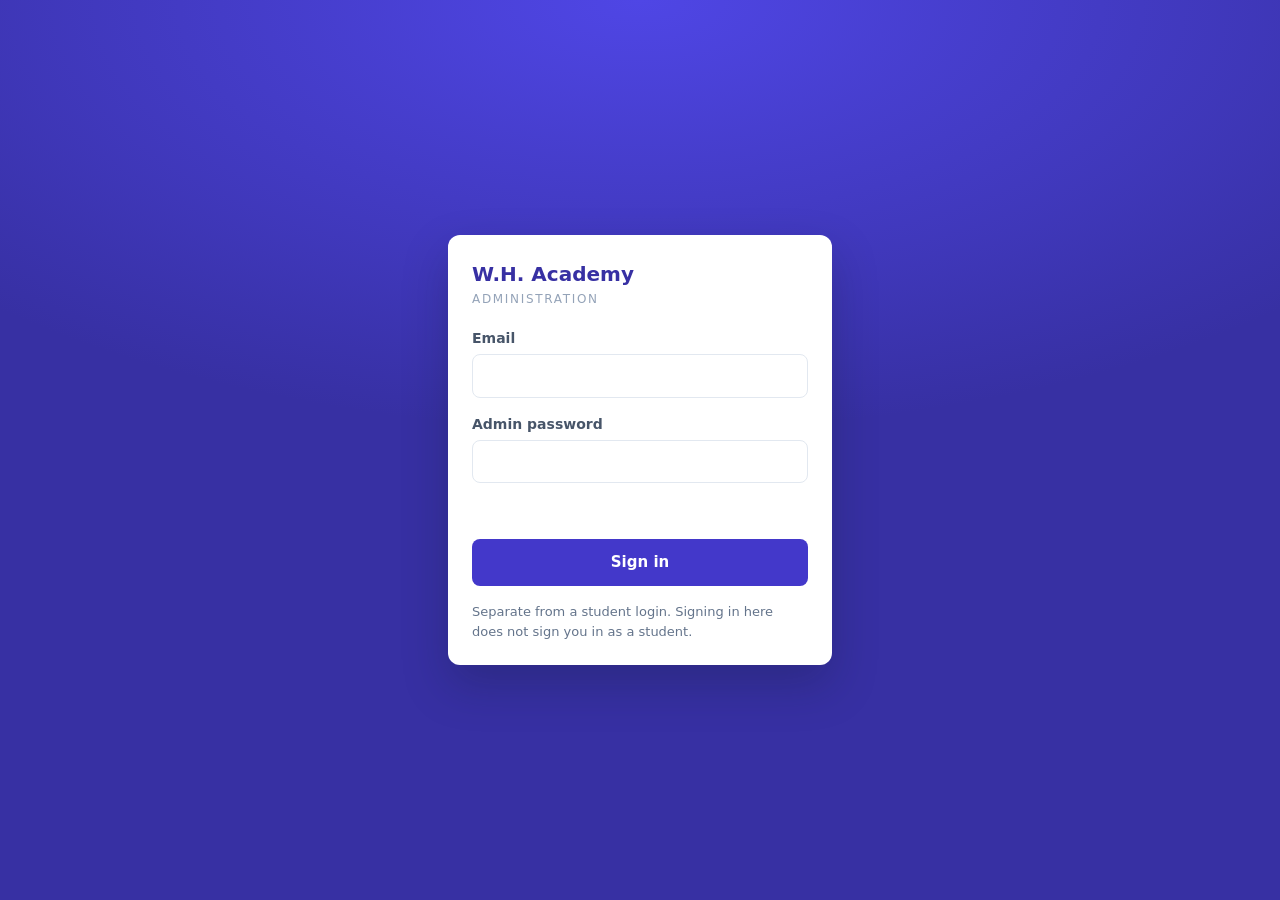
<file: index.html>
<!DOCTYPE html>
<html lang="en">
<head>
<meta charset="UTF-8">
<meta name="viewport" content="width=device-width, initial-scale=1, viewport-fit=cover">
<title>Admin — W.H. Academy</title>
<meta name="theme-color" content="#3730a3">
<meta name="robots" content="noindex, nofollow">
<!-- Audit S2: per-page CSP. frame-ancestors 'none' stops this admin panel from
     being framed (clickjacking). 'unsafe-inline' is required — the whole panel is
     one inline <script> + inline styles. challenges.cloudflare.com = Turnstile
     (S1); script.google.com = the API. -->
<meta http-equiv="Content-Security-Policy" content="default-src 'self'; base-uri 'self'; object-src 'none'; frame-ancestors 'none'; script-src 'self' 'unsafe-inline' https://challenges.cloudflare.com; style-src 'self' 'unsafe-inline'; img-src 'self' data:; connect-src 'self' https://gbgcaonmdekumluwgwvn.supabase.co https://script.google.com https://script.googleusercontent.com https://challenges.cloudflare.com; frame-src https://challenges.cloudflare.com">
<!-- Audit S1: Cloudflare Turnstile on admin sign-in. OFF until you paste the SITE
     key below (and set TURNSTILE_SECRET_KEY + FLAG_CAPTCHA on the backend). -->
<script>
  window.WHA_TURNSTILE_SITE_KEY = ''; /* <-- paste Cloudflare Turnstile SITE key here to enable CAPTCHA */
  window.__whaTurnstileReady = false;
  window.whaTurnstileOnload = function () {
    window.__whaTurnstileReady = true;
    if (typeof window.whaRenderAdminCaptcha === 'function') window.whaRenderAdminCaptcha();
  };
</script>
<script src="https://challenges.cloudflare.com/turnstile/v0/api.js?onload=whaTurnstileOnload&render=explicit" async defer></script>

<!--
  ============================================================================
  W.H. ACADEMY — ADMIN PANEL (standalone)
  ============================================================================

  ONE FILE. It depends on nothing else — no shared stylesheets, no shared
  scripts, no service worker, no build step. Drop it in a repo on its own and
  it works.

  That is deliberate. The panel lives in its own repository so it is not mixed
  in with the student site, and copying fourteen shared files across to achieve
  that would have created fourteen things to keep in sync. Everything this page
  needs is inlined below instead.

  ---------------------------------------------------------------------------
  THE ONE THING TO KEEP IN SYNC
  ---------------------------------------------------------------------------
  API_BASE_URL and API_KEY (just below) are the same two values that live in
  the student site's assets/js/api.js. They are now written down in TWO places.
  If you ever rotate the API key or create a NEW deployment URL, change it here
  as well or this page will stop talking to the backend.

  Editing the existing deployment (Deploy > Manage deployments > pencil >
  New version) does NOT change the URL, so a normal backend update needs no
  edit here.

  ---------------------------------------------------------------------------
  WHAT THIS PAGE IS NOT
  ---------------------------------------------------------------------------
  Being in a separate repository does not hide it. GitHub Pages serves whatever
  it is given to anyone who knows the address, so the protection here is the
  sign-in, not the address. The address being obscure is a small extra, not a
  lock.

  Right now that sign-in is email + password only. OTP on a new device, the
  device list and remote sign-out are the agreed next stage.
  ============================================================================
-->

<style>
/* ---------------------------------------------------------------------------
   Design tokens. Copied in rather than imported so this file stays standalone —
   these match the student site's variables.css, so the panel still reads as
   W.H. Academy.
--------------------------------------------------------------------------- */
:root {
  --brand: #4338ca;
  --brand-deep: #3730a3;
  --brand-light: #6366f1;
  --brand-tint: #eef2ff;

  --ink: #1e293b;
  --ink-soft: #475569;
  --muted: #64748b;
  --faint: #94a3b8;

  --line: #e2e8f0;
  --line-soft: #f1f5f9;
  --surface: #ffffff;
  --canvas: #f1f5f9;

  --ok: #059669;
  --warn: #d97706;
  --bad: #dc2626;

  --r-sm: 0.375rem;
  --r-md: 0.5rem;
  --r-lg: 0.75rem;

  --shadow: 0 1px 2px rgba(15, 23, 42, 0.06), 0 1px 3px rgba(15, 23, 42, 0.1);
  --shadow-lg: 0 20px 45px rgba(15, 23, 42, 0.25);

  --sans: system-ui, -apple-system, "Segoe UI", Roboto, "Helvetica Neue", sans-serif;
  --mono: ui-monospace, SFMono-Regular, Menlo, Consolas, monospace;
}

*, *::before, *::after { box-sizing: border-box; }

/* [hidden] MUST WIN.
   The browser only backs `hidden` with a user-agent display:none, and ANY
   author display rule beats it. Several blocks here set display explicitly.
   Without this, the sign-in panel and the console both render at once, and the
   dialog backdrop — position:fixed, inset:0, opacity:0 — sits invisibly over
   the whole page and swallows every click. Do not remove. */
[hidden] { display: none !important; }

html, body { height: 100%; }

body {
  margin: 0;
  font-family: var(--sans);
  font-size: 16px;
  line-height: 1.5;
  color: var(--ink);
  background: var(--canvas);
  -webkit-font-smoothing: antialiased;
}

button, input { font: inherit; color: inherit; }

.sr-only {
  position: absolute; width: 1px; height: 1px;
  padding: 0; margin: -1px; overflow: hidden;
  clip: rect(0 0 0 0); white-space: nowrap; border: 0;
}

/* ---- buttons ---------------------------------------------------------- */
.btn {
  display: inline-flex; align-items: center; justify-content: center; gap: 0.4rem;
  padding: 0.55rem 1rem;
  border: 1px solid transparent;
  border-radius: var(--r-md);
  font-size: 0.9375rem; font-weight: 600;
  cursor: pointer;
  transition: background-color .15s ease, border-color .15s ease;
}
.btn:disabled { opacity: 0.55; cursor: not-allowed; }
.btn:focus-visible { outline: 2px solid var(--brand); outline-offset: 2px; }

.btn--primary { background: var(--brand); color: #fff; }
.btn--primary:hover:not(:disabled) { background: var(--brand-deep); }

.btn--secondary { background: var(--brand-tint); color: var(--brand-deep); border-color: #c7d2fe; }
.btn--secondary:hover:not(:disabled) { background: #e0e7ff; }

.btn--quiet { background: transparent; color: var(--ink-soft); border-color: var(--line); }
.btn--quiet:hover:not(:disabled) { background: var(--line-soft); }

.btn--sm { padding: 0.35rem 0.7rem; font-size: 0.8125rem; }
.btn--full { width: 100%; }
.btn--lg { padding: 0.7rem 1rem; }

/* ---- fields ----------------------------------------------------------- */
.field { display: flex; flex-direction: column; gap: 0.3rem; }

.field__label { font-size: 0.875rem; font-weight: 600; color: var(--ink-soft); }

.field__hint { font-size: 0.8125rem; color: var(--muted); }

.input {
  width: 100%;
  padding: 0.55rem 0.75rem;
  border: 1px solid var(--line);
  border-radius: var(--r-md);
  background: var(--surface);
}
.input:focus { outline: 2px solid var(--brand); outline-offset: -1px; border-color: var(--brand); }

.stack { display: flex; flex-direction: column; gap: 1rem; }

/* ---- badges ----------------------------------------------------------- */
.badge {
  display: inline-block;
  padding: 0.15rem 0.55rem;
  border-radius: 999px;
  font-size: 0.75rem; font-weight: 600;
  white-space: nowrap;
}
.badge--ok      { background: #d1fae5; color: #065f46; }
.badge--warn    { background: #fef3c7; color: #92400e; }
.badge--bad     { background: #fee2e2; color: #991b1b; }
.badge--neutral { background: var(--line-soft); color: var(--ink-soft); }

/* ---- sign-in gate ------------------------------------------------------ */
/* Not the app shell: you are not "in" the panel yet. One centred card on the
   brand colour, and nothing else to look at. */
.gate {
  min-height: 100vh; min-height: 100dvh;
  display: grid; place-items: center;
  padding: 1rem;
  background: radial-gradient(120% 80% at 50% 0%, #4f46e5 0%, transparent 60%), var(--brand-deep);
}

.gate__card {
  width: 100%; max-width: 24rem;
  padding: 1.5rem;
  background: var(--surface);
  border-radius: var(--r-lg);
  box-shadow: var(--shadow-lg);
}

.gate__brand { display: flex; flex-direction: column; gap: 0.1rem; margin-bottom: 1.25rem; }
.gate__mark  { font-size: 1.25rem; font-weight: 700; color: var(--brand-deep); }
.gate__sub   { font-size: 0.75rem; letter-spacing: 0.14em; text-transform: uppercase; color: var(--faint); }
.gate__note  { margin: 1rem 0 0; font-size: 0.8125rem; line-height: 1.5; color: var(--muted); }

/* ---- shell ------------------------------------------------------------- */
.shell { display: flex; min-height: 100vh; min-height: 100dvh; }

.side {
  width: 15rem; flex-shrink: 0;
  display: flex; flex-direction: column; gap: 1.5rem;
  padding: 1.25rem 1rem;
  background: var(--brand-deep);
  color: rgba(255,255,255,0.82);
}

.side__brand { display: flex; flex-direction: column; gap: 0.1rem; padding: 0 0.5rem; color: #fff; }
.side__name  { font-size: 1.0625rem; font-weight: 700; line-height: 1.25; }
.side__tag   { font-size: 0.6875rem; letter-spacing: 0.16em; text-transform: uppercase; color: rgba(255,255,255,0.55); }

.side__nav { display: flex; flex-direction: column; gap: 0.15rem; }

.side__item {
  display: flex; align-items: center; gap: 0.65rem;
  width: 100%; padding: 0.6rem 0.5rem;
  border: 0; border-radius: var(--r-md);
  background: transparent; color: inherit;
  font-size: 0.9375rem; text-align: left; cursor: pointer;
}
.side__item svg { width: 1.125rem; height: 1.125rem; flex-shrink: 0; stroke: currentColor; fill: none; }
.side__item:hover { background: rgba(255,255,255,0.1); }
.side__item.is-active { background: rgba(255,255,255,0.16); color: #fff; font-weight: 600; }
.side__item:focus-visible { outline: 2px solid #fff; outline-offset: 2px; }

.side__foot { margin-top: auto; display: flex; flex-direction: column; gap: 0.35rem; }
.side__who  { padding: 0 0.5rem; font-size: 0.75rem; color: rgba(255,255,255,0.55); overflow-wrap: anywhere; }

.main { flex: 1; min-width: 0; padding: 1.5rem; max-width: 76rem; }

/* ---- headings ---------------------------------------------------------- */
.head { display: flex; align-items: flex-start; justify-content: space-between; gap: 1rem; margin-bottom: 1.25rem; }
.head__title { margin: 0; font-size: 1.5rem; }
.head__sub   { margin: 0.2rem 0 0; font-size: 0.875rem; color: var(--muted); max-width: 46ch; }

/* ---- search ------------------------------------------------------------ */
.search { display: flex; gap: 0.5rem; margin-bottom: 1.25rem; }
.search__box { position: relative; flex: 1; min-width: 0; }
.search__box svg {
  position: absolute; left: 0.75rem; top: 50%; transform: translateY(-50%);
  width: 1.05rem; height: 1.05rem; stroke: var(--faint); fill: none; pointer-events: none;
}
.search__input { padding-left: 2.4rem; }

/* ---- table ------------------------------------------------------------- */
.table-wrap {
  overflow-x: auto; -webkit-overflow-scrolling: touch;
  background: var(--surface);
  border: 1px solid var(--line);
  border-radius: var(--r-md);
}

table { width: 100%; min-width: 52rem; border-collapse: collapse; }

th, td { padding: 0.7rem 0.9rem; text-align: left; vertical-align: middle; }

th {
  font-size: 0.75rem; font-weight: 600; letter-spacing: 0.05em; text-transform: uppercase;
  color: var(--muted); border-bottom: 1px solid var(--line);
}

td { border-bottom: 1px solid var(--line-soft); font-size: 0.9375rem; }
tbody tr:last-child td { border-bottom: 0; }
tbody tr:hover { background: #fafbfc; }

.cell-name { font-weight: 600; }

/* Emails were breaking mid-word ("...gmail.co / m") because the first column
   was too narrow to hold them. Widening it fixes the cause; break-word then
   only splits a string that genuinely cannot fit, and prefers a sensible
   break point when one exists. */
th:first-child, td:first-child { min-width: 15rem; }

.cell-sub  { font-size: 0.8125rem; color: var(--muted); overflow-wrap: break-word; }
.cell-id   { font-family: var(--mono); font-size: 0.8125rem; font-variant-numeric: tabular-nums; white-space: nowrap; }
.cell-act  { text-align: right; white-space: nowrap; }

.muted { color: var(--muted); }
.count { margin-top: 0.5rem; font-size: 0.8125rem; color: var(--muted); }

/* A dot rather than a second badge: "has an account" is a quieter fact than the
   enrollment status beside it, and two badges per row would compete. */
.dot { display: inline-flex; align-items: center; gap: 0.4rem; font-size: 0.8125rem; white-space: nowrap; }
.dot::before { content: ""; width: 0.45rem; height: 0.45rem; border-radius: 50%; flex-shrink: 0; }
.dot--ok::before   { background: var(--ok); }
.dot--ok           { color: var(--ink-soft); }
.dot--warn::before { background: var(--warn); }
.dot--warn         { color: var(--warn); }

/* ---- empty ------------------------------------------------------------- */
.empty {
  padding: 3rem 1.5rem; text-align: center;
  background: var(--surface); border: 1px solid var(--line); border-radius: var(--r-md);
}
.empty h2 { margin: 0 0 0.35rem; font-size: 1.0625rem; }
.empty p  { margin: 0; color: var(--muted); font-size: 0.9375rem; }

/* ---- overview ---------------------------------------------------------- */
.tiles { display: grid; grid-template-columns: repeat(auto-fit, minmax(9rem, 1fr)); gap: 0.75rem; margin-bottom: 1.25rem; }

.tile {
  display: flex; flex-direction: column; gap: 0.1rem;
  padding: 1rem; background: var(--surface);
  border: 1px solid var(--line); border-radius: var(--r-md);
}
.tile__value { font-size: 1.75rem; font-weight: 700; line-height: 1.1; color: var(--brand-deep); font-variant-numeric: tabular-nums; }
.tile__label { font-size: 0.8125rem; color: var(--muted); }

.panel { padding: 1rem; background: var(--surface); border: 1px solid var(--line); border-radius: var(--r-md); }
.panel__title { margin: 0 0 0.75rem; font-size: 0.875rem; font-weight: 600; color: var(--ink-soft); }

.bars { list-style: none; margin: 0; padding: 0; }
.bar  { display: flex; justify-content: space-between; gap: 1rem; padding: 0.5rem 0; border-bottom: 1px solid var(--line-soft); font-size: 0.9375rem; }
.bar:last-child { border-bottom: 0; }
.bar__value { font-weight: 600; font-variant-numeric: tabular-nums; }

/* ---- dialog ------------------------------------------------------------ */
.backdrop {
  position: fixed; inset: 0; z-index: 50;
  display: flex; align-items: center; justify-content: center;
  padding: 1rem;
  background: rgba(18, 26, 42, 0.48);
}

.dialog {
  width: 100%; max-width: 30rem; max-height: 90vh; overflow-y: auto;
  padding: 1.5rem;
  background: var(--surface); border-radius: var(--r-lg);
  box-shadow: var(--shadow-lg);
}
.dialog h2 { margin: 0 0 1rem; font-size: 1.125rem; }

.dialog__who { display: flex; flex-direction: column; gap: 0.1rem; margin: 0; }
.dialog__acts { display: flex; gap: 0.75rem; justify-content: flex-end; margin-top: 1.5rem; }

.choices { border: 0; padding: 0; margin: 0; display: flex; flex-direction: column; gap: 0.4rem; }
.choices legend { padding: 0; margin-bottom: 0.4rem; font-size: 0.875rem; font-weight: 600; color: var(--ink-soft); }

/* Each option carries a sentence about what it does to the student, so the
   choice is made with its consequence visible rather than after it. A dropdown
   would hide all four behind one word. */
.choice {
  display: flex; align-items: flex-start; gap: 0.65rem;
  padding: 0.7rem 0.8rem;
  border: 1px solid var(--line); border-radius: var(--r-md);
  cursor: pointer;
}
.choice:hover { border-color: var(--brand-light); }
.choice input { margin-top: 0.2rem; flex-shrink: 0; accent-color: var(--brand); }
.choice:has(input:checked) { border-color: var(--brand); background: var(--brand-tint); }
.choice:has(input:focus-visible) { outline: 2px solid var(--brand); outline-offset: 2px; }
.choice__body { display: flex; flex-direction: column; gap: 0.1rem; }
.choice__name { font-weight: 600; font-size: 0.9375rem; }
.choice__desc { font-size: 0.8125rem; color: var(--muted); line-height: 1.45; }

/* ---- code field -------------------------------------------------------- */
.input--code {
  font-family: var(--mono);
  font-size: 1.25rem;
  letter-spacing: 0.35em;
  text-align: center;
}

/* ---- devices ----------------------------------------------------------- */
.devices { list-style: none; margin: 0 0 1.25rem; padding: 0; display: flex; flex-direction: column; gap: 0.5rem; }

.device {
  display: flex; align-items: center; justify-content: space-between; gap: 1rem;
  padding: 0.85rem 1rem;
  background: var(--surface); border: 1px solid var(--line); border-radius: var(--r-md);
}
.device--current { border-color: var(--brand); background: var(--brand-tint); }

.device__name { font-weight: 600; display: flex; align-items: center; gap: 0.5rem; flex-wrap: wrap; }
.device__meta { font-size: 0.8125rem; color: var(--muted); margin-top: 0.15rem; }
.device__tag {
  font-size: 0.6875rem; font-weight: 600; text-transform: uppercase; letter-spacing: 0.05em;
  padding: 0.1rem 0.45rem; border-radius: 999px;
  background: var(--brand); color: #fff;
}

/* The one destructive control on the page, so it is set apart rather than
   sitting inline with the ordinary buttons. */
.danger { border-color: #fecaca; background: #fef2f2; }
.danger .panel__title { color: #991b1b; }
.danger__body { margin: 0 0 1rem; font-size: 0.875rem; color: var(--ink-soft); line-height: 1.55; }
.danger__body code {
  font-family: var(--mono); font-size: 0.8125rem;
  background: #fff; padding: 0.1rem 0.3rem; border-radius: var(--r-sm); border: 1px solid #fecaca;
}

.btn--danger { background: var(--bad); color: #fff; }
.btn--danger:hover:not(:disabled) { background: #b91c1c; }

/* ---- toasts ------------------------------------------------------------ */
.toasts {
  position: fixed; right: 1rem; bottom: 1rem; z-index: 60;
  display: flex; flex-direction: column; gap: 0.5rem;
  max-width: min(24rem, calc(100vw - 2rem));
}

.toast {
  padding: 0.7rem 0.9rem;
  border-radius: var(--r-md);
  box-shadow: var(--shadow);
  font-size: 0.9375rem;
  background: var(--ink); color: #fff;
}
.toast--ok  { background: #065f46; }
.toast--bad { background: #991b1b; }

/* ---- responsive -------------------------------------------------------- */
/* Below this width the sidebar becomes a top strip: a 15rem column on a phone
   would leave nothing for the table it exists to navigate. */
@media (max-width: 52rem) {
  .shell { flex-direction: column; }
  .side { width: 100%; flex-direction: row; align-items: center; gap: 0.75rem; padding: 0.75rem; overflow-x: auto; }
  .side__brand { display: none; }
  .side__nav { flex-direction: row; }
  .side__item { width: auto; white-space: nowrap; }
  .side__foot { margin: 0 0 0 auto; flex-direction: row; align-items: center; }
  .side__who { display: none; }
  .main { padding: 1rem; }
  .search { flex-direction: column; }
  .dialog__acts { flex-direction: column-reverse; }
  .dialog__acts .btn { width: 100%; }
}

/* ---- Boss Papers builder --------------------------------------------- */
.paper-form { background: var(--surface); border: 1px solid var(--line); border-radius: var(--r-md); padding: 1.25rem; display: flex; flex-direction: column; gap: 1rem; }
.paper-meta { display: grid; grid-template-columns: repeat(2, minmax(0,1fr)); gap: 1rem; }
@media (min-width: 720px) { .paper-meta { grid-template-columns: repeat(4, minmax(0,1fr)); } }
select.input { appearance: auto; background: var(--surface); }
.paper-qhead { display: flex; align-items: baseline; justify-content: space-between; gap: 1rem; border-top: 1px solid var(--line); padding-top: 1rem; }
.q-card { border: 1px solid var(--line); border-radius: var(--r-md); padding: 0.9rem; margin-bottom: 0.75rem; background: var(--line-soft); }
.q-card__head { display: flex; align-items: center; gap: 0.6rem; flex-wrap: wrap; margin-bottom: 0.6rem; }
.q-card__n { font-weight: 700; font-size: 0.8125rem; color: var(--ink-soft); }
.q-tag { font-size: 0.6875rem; font-weight: 700; text-transform: uppercase; letter-spacing: .04em; padding: 2px 8px; border-radius: 999px; color: #fff; }
.q-tag--mcq { background: #6d28d9; } .q-tag--short { background: #0369a1; } .q-tag--long { background: #b45309; }
.q-mini { font-size: 0.8125rem; color: var(--ink-soft); display: inline-flex; align-items: center; gap: 0.4rem; margin-left: auto; }
.input--mini { width: 4.75rem; padding: 0.3rem 0.5rem; }
.q-text { width: 100%; resize: vertical; }
.opts { margin-top: 0.6rem; display: flex; flex-direction: column; gap: 0.5rem; }
.opt-row { display: flex; align-items: center; gap: 0.5rem; }
.opt-row input[type="text"] { flex: 1; }
.opt-row input[type="radio"] { width: 1.1rem; height: 1.1rem; flex-shrink: 0; accent-color: var(--brand); }
.opt-x { padding: 0.25rem 0.6rem; line-height: 1; }
.opts__foot { display: flex; align-items: center; gap: 0.75rem; flex-wrap: wrap; }
.paper-addrow { display: flex; gap: 0.5rem; flex-wrap: wrap; }
.paper-acts { display: flex; gap: 0.75rem; justify-content: flex-end; border-top: 1px solid var(--line); padding-top: 1rem; }
.paper-existing { margin-top: 1.75rem; }
.pp-row { display: flex; align-items: center; justify-content: space-between; gap: 1rem; padding: 0.75rem 0; border-bottom: 1px solid var(--line-soft); }
.pp-row__title { font-weight: 600; font-size: 0.9375rem; }
.pp-row__side { display: flex; align-items: center; gap: 0.75rem; flex-shrink: 0; }
.pp-pill { font-size: 0.6875rem; font-weight: 700; padding: 3px 9px; border-radius: 999px; }
.pp-pill--active { background: #d9f5ea; color: var(--ok); }
.pp-pill--draft { background: var(--line-soft); color: var(--ink-soft); }
.pp-pill--past { background: #fdf0dc; color: var(--warn); }

/* ---- Grading ---- */
.gr-pill { font-size: 0.6875rem; font-weight: 700; padding: 3px 9px; border-radius: 999px; }
.gr-pill--submitted { background: #fdf0dc; color: var(--warn); }
.gr-pill--graded, .gr-pill--rechecked { background: #d9f5ea; color: var(--ok); }
.gr-pill--recheckrequested { background: #fee2e2; color: var(--bad); }
.gr-runningbox { text-align: right; flex-shrink: 0; }
.gr-running { display: block; font-size: 1.25rem; font-weight: 800; color: var(--brand-deep); }
.gr-q { border: 1px solid var(--line); border-radius: var(--r-lg); padding: 1rem; margin-bottom: 0.85rem; background: var(--surface); box-shadow: var(--shadow); }
.gr-q__head { display: flex; align-items: baseline; gap: 0.6rem; margin-bottom: 0.5rem; }
.gr-q__num { font-weight: 800; color: var(--brand); }
.gr-q__type { font-size: 0.6875rem; text-transform: uppercase; letter-spacing: .04em; color: var(--muted); font-weight: 700; }
.gr-q__text { font-weight: 600; margin: 0 0 0.5rem; }
.gr-q__label { font-size: 0.75rem; font-weight: 700; text-transform: uppercase; letter-spacing: .04em; color: var(--muted); display: block; margin: 0.4rem 0 0.2rem; }
.gr-q__ans { background: var(--brand-tint); border-radius: var(--r-md); padding: 0.55rem 0.7rem; white-space: pre-wrap; overflow-wrap: break-word; font-size: 0.9375rem; }
.gr-q__ans--empty { background: var(--line-soft); color: var(--muted); font-style: italic; }
.gr-q__correct { font-size: 0.8125rem; color: var(--ok); margin-top: 0.35rem; }
.gr-q__grade { display: flex; flex-wrap: wrap; gap: 0.75rem; align-items: flex-end; margin-top: 0.65rem; padding-top: 0.65rem; border-top: 1px dashed var(--line); }
.gr-q__marksfield { width: 130px; flex-shrink: 0; }
.gr-q__corrfield { flex: 1; min-width: 200px; }
.gr-mcqmark { display: flex; gap: 0.4rem; }
.gr-mcqmark .btn { padding: 0.3rem 0.6rem; }
@media (max-width: 520px) {
  .paper-acts { flex-direction: column-reverse; } .paper-acts .btn { width: 100%; }
  .q-mini { margin-left: 0; }
  .pp-row { flex-direction: column; align-items: flex-start; }
}

/* ---- Insights moderation ---- */
.ins-controls { display: flex; gap: 8px; align-items: center; }
.ins-filter { max-width: 150px; }
/* Insights pager (classic 10-per-page) */
.ins-pager { display: flex; align-items: center; justify-content: space-between; gap: 12px; flex-wrap: wrap; margin: 6px 0 18px; }
.ins-pager__info { color: var(--muted, #6b7280); font-size: 0.85rem; }
.ins-pager__btns { display: flex; align-items: center; gap: 6px; flex-wrap: wrap; }
.ins-pager__num { min-width: 34px; height: 34px; padding: 0 8px; border: 1px solid var(--line, #e5e7eb); background: #fff; color: inherit; border-radius: 8px; cursor: pointer; font: inherit; }
.ins-pager__num:hover { background: var(--hover, #f3f4f6); }
.ins-pager__num.is-current { background: #0f766e; border-color: #0f766e; color: #fff; font-weight: 700; }
.ins-pager__gap { padding: 0 4px; color: var(--muted, #6b7280); }
/* Student cards (replace the wide table; no horizontal scroll) */
.stu-list { display: flex; flex-direction: column; gap: 12px; }
.stu-card { border: 1px solid var(--line, #e5e7eb); border-radius: 14px; background: #fff; overflow: hidden; transition: box-shadow .18s, border-color .18s; }
.stu-card:hover { box-shadow: 0 6px 20px rgba(2,6,23,.07); }
.stu-card.is-open { border-color: #0f766e; box-shadow: 0 10px 30px rgba(2,6,23,.10); }
.stu-head { display: flex; align-items: center; gap: 14px; padding: 14px 16px; cursor: pointer; }
.stu-head__main { flex: 1 1 auto; min-width: 0; }
.stu-head__name { font-weight: 700; font-size: 1rem; }
.stu-head__sub { color: var(--muted,#6b7280); font-size: .82rem; font-family: ui-monospace,Menlo,Consolas,monospace; }
.stu-head__right { flex: 0 0 auto; display: flex; align-items: center; gap: 8px; flex-wrap: wrap; justify-content: flex-end; }
.stu-caret { flex: 0 0 auto; color: var(--muted,#9ca3af); transition: transform .18s; }
.stu-card.is-open .stu-caret { transform: rotate(180deg); }
.stu-body { display: none; padding: 2px 16px 16px; border-top: 1px solid var(--line,#eef2f7); }
.stu-card.is-open .stu-body { display: block; }
.stu-dl { display: grid; grid-template-columns: max-content 1fr; gap: 6px 16px; margin: 12px 0 0; }
.stu-dl dt { color: var(--muted,#6b7280); font-size: .82rem; }
.stu-dl dd { margin: 0; font-size: .9rem; word-break: break-word; }
.stu-sec { font-size: .72rem; font-weight: 800; letter-spacing: .06em; text-transform: uppercase; color: var(--muted,#9ca3af); margin: 14px 0 2px; }
@media (max-width: 560px){ .stu-head{flex-wrap:wrap} .stu-dl{grid-template-columns:1fr} .stu-dl dt{margin-top:6px} }
.stu-body__acts { display:flex; justify-content:flex-end; margin-top:10px; }
.stu-edit { display:flex; flex-direction:column; gap:10px; margin-top:10px; }
.stu-edit__hint { font-size:.8rem; color:var(--muted,#6b7280); margin:0 0 4px; line-height:1.5; }
.stu-edit__row { display:grid; grid-template-columns:170px 1fr; align-items:center; gap:10px; }
.stu-edit__lbl { font-size:.82rem; color:var(--muted,#6b7280); }
.stu-edit__row .input { width:100%; }
.stu-edit__acts { display:flex; gap:8px; justify-content:flex-end; margin-top:6px; }
@media (max-width:560px){ .stu-edit__row{grid-template-columns:1fr; gap:4px} }
.ed-chips { display:flex; flex-wrap:wrap; gap:8px; }
.ed-chip { display:inline-flex; align-items:center; gap:6px; border:1px solid var(--line,#e5e7eb); border-radius:999px; padding:6px 12px; cursor:pointer; font-size:.85rem; user-select:none; }
.ed-chip input { margin:0; }
.ed-chip:has(input:checked) { background:#0f766e; border-color:#0f766e; color:#fff; }
/* Fee voucher */
.vmodal{position:fixed;inset:0;z-index:10001;background:rgba(15,23,42,.5);display:flex;align-items:flex-start;justify-content:center;overflow:auto;padding:28px 16px;}
.vmodal__card{background:#fff;border-radius:14px;max-width:560px;width:100%;box-shadow:0 24px 60px rgba(0,0,0,.3);padding:16px;}
.vmodal__bar{display:flex;align-items:center;justify-content:space-between;margin-bottom:12px;}
.vform{display:grid;grid-template-columns:1fr 1fr;gap:10px;margin-bottom:14px;}
.vform label{display:flex;flex-direction:column;gap:4px;font-size:.8rem;color:var(--muted,#6b7280);}
.voucher-sheet{border:1.5px solid #0f766e;border-radius:12px;padding:20px;color:#0f172a;}
.vh{display:flex;align-items:baseline;justify-content:space-between;border-bottom:2px solid #0f766e;padding-bottom:10px;margin-bottom:12px;}
.vh__brand{font-size:1.3rem;font-weight:800;color:#0f766e;}
.vh__title{font-size:1rem;font-weight:700;letter-spacing:.08em;text-transform:uppercase;color:#334155;}
.vmeta{font-size:.82rem;color:#475569;margin-bottom:12px;}
.vtab{width:100%;border-collapse:collapse;}
.vtab td{padding:7px 4px;border-bottom:1px solid #e2e8f0;font-size:.92rem;vertical-align:top;}
.vtab td:first-child{color:#64748b;width:42%;}
.vtab td:last-child{font-weight:600;}
.vamt{margin-top:14px;font-size:1.15rem;}
.vamt b{color:#0f766e;}
.vnote{margin-top:10px;font-size:.9rem;color:#334155;}
.vfoot{margin-top:16px;font-size:.78rem;color:#64748b;border-top:1px dashed #cbd5e1;padding-top:10px;}
@media (max-width:560px){ .vform{grid-template-columns:1fr} }
@media print {
  body * { visibility:hidden !important; }
  #vmodal, #vmodal * { visibility:visible !important; }
  #vmodal{position:absolute;inset:auto;left:0;top:0;background:#fff;padding:0;}
  #vmodal .no-print{display:none !important;}
  #vmodal .vmodal__card{box-shadow:none;max-width:none;padding:0;}
  .voucher-sheet{border:none;}
}
/* Teacher PIN field */
.pin-wrap { position: relative; }
.pin-wrap .input { padding-right: 42px; }
.pin-eye { position: absolute; right: 8px; top: 50%; transform: translateY(-50%); border: 0; background: transparent; cursor: pointer; font-size: 16px; line-height: 1; opacity: .7; }
.pin-eye:hover { opacity: 1; }
.pin-rules { list-style: none; margin: 8px 0 0; padding: 0; display: flex; flex-wrap: wrap; gap: 6px 14px; }
.pin-rules li { font-size: .78rem; color: var(--muted,#9ca3af); position: relative; padding-left: 16px; }
.pin-rules li::before { content: '\25CB'; position: absolute; left: 0; }
.pin-rules li.ok { color: #0f766e; }
.pin-rules li.ok::before { content: '\25CF'; }
/* Inline admin edit form for an insight */
.ins-edit { display: flex; flex-direction: column; gap: 6px; }
.ins-edit__hint { font-size: 0.82rem; color: var(--muted, #6b7280); margin: 2px 0 8px; }
.ins-edit__label { font-size: 0.8rem; font-weight: 600; color: var(--muted, #6b7280); margin-top: 6px; }
.ins-edit__area { width: 100%; resize: vertical; min-height: 74px; font: inherit; line-height: 1.5; }
.ins-card {
  border: 1px solid var(--line, #e5e7eb);
  border-radius: 12px;
  padding: 14px 16px;
  margin-bottom: 12px;
  background: #fff;
}
.ins-card__head { display: flex; align-items: center; gap: 8px; flex-wrap: wrap; margin-bottom: 4px; }
.ins-card__name { font-weight: 700; }
.ins-card__meta { color: #6b7280; font-size: 0.82rem; margin-bottom: 8px; }
.ins-role { font-size: 0.66rem; font-weight: 800; letter-spacing: 0.05em; text-transform: uppercase; color: #fff; padding: 2px 8px; border-radius: 999px; }
.ins-role--student { background: #4f46e5; }
.ins-role--parent { background: #f59e0b; }
.ins-role--teacher { background: #ec4899; }
.ins-status { font-size: 0.66rem; font-weight: 800; letter-spacing: 0.05em; text-transform: uppercase; padding: 2px 8px; border-radius: 999px; }
.ins-status--pending { background: #fef3c7; color: #92400e; }
.ins-status--approved { background: #d1fae5; color: #065f46; }
.ins-status--rejected { background: #fee2e2; color: #991b1b; }
.ins-block { margin-top: 8px; }
.ins-block h4 { margin: 0 0 2px; font-size: 0.72rem; text-transform: uppercase; letter-spacing: 0.05em; color: #4f46e5; }
.ins-block p { margin: 0; white-space: pre-wrap; }
.ins-card__acts { display: flex; gap: 8px; margin-top: 12px; flex-wrap: wrap; }

/* ---- Collapsed accordion rows ---- */
.ins-row {
  border: 1px solid var(--line, #e5e7eb);
  border-radius: 12px;
  margin-bottom: 10px;
  background: #fff;
  overflow: hidden;
}
.ins-row.is-open { box-shadow: 0 8px 24px rgba(30, 27, 75, 0.08); }
.ins-row__head { display: flex; align-items: center; gap: 10px; padding: 10px 12px; flex-wrap: wrap; }
.ins-row__main {
  flex: 1 1 260px;
  min-width: 0;
  display: flex;
  align-items: center;
  gap: 10px;
  background: none;
  border: none;
  padding: 4px;
  margin: 0;
  cursor: pointer;
  text-align: left;
  font: inherit;
  color: inherit;
  border-radius: 8px;
}
.ins-row__main:hover { background: #f5f5fb; }
.ins-row__chev { flex: none; color: #9ca3af; transition: transform 0.15s ease; font-size: 0.9rem; }
.ins-row.is-open .ins-row__chev { transform: rotate(90deg); }
.ins-row__text { min-width: 0; display: flex; flex-direction: column; gap: 2px; }
.ins-row__title { display: flex; align-items: center; gap: 8px; flex-wrap: wrap; }
.ins-row__sub {
  color: #6b7280;
  font-size: 0.82rem;
  white-space: nowrap;
  overflow: hidden;
  text-overflow: ellipsis;
  max-width: 100%;
}
.ins-row__quick { display: flex; gap: 8px; flex: none; }
.ins-row__body { padding: 4px 16px 16px; border-top: 1px solid var(--line, #eee); }
.ins-row__body .ins-card__meta { margin-top: 12px; }

/* ---- Analytics ---- */
.an-controls { display: flex; gap: 8px; align-items: center; flex-wrap: wrap; }
.an-filter { max-width: 170px; }
.an-row {
  border: 1px solid var(--line, #e5e7eb);
  border-radius: 12px;
  margin-bottom: 10px;
  background: #fff;
  overflow: hidden;
}
.an-row.is-open { box-shadow: 0 8px 24px rgba(30, 27, 75, 0.08); }
.an-row__main {
  display: flex; align-items: center; gap: 12px;
  width: 100%; padding: 12px 14px;
  background: none; border: none; cursor: pointer; text-align: left; font: inherit; color: inherit;
}
.an-row__main:hover { background: #f5f5fb; }
.an-chev { flex: none; color: #9ca3af; transition: transform 0.15s ease; }
.an-row.is-open .an-chev { transform: rotate(90deg); }
.an-row__info { flex: 1 1 auto; min-width: 0; }
.an-row__title { font-weight: 700; display: flex; align-items: center; gap: 8px; flex-wrap: wrap; }
.an-tag { font-size: 0.68rem; font-weight: 700; color: #4f46e5; background: #eef2ff; padding: 2px 8px; border-radius: 999px; }
.an-row__sub { color: #6b7280; font-size: 0.8rem; margin-top: 2px; }
.an-metric { flex: none; text-align: right; min-width: 120px; }
.an-acc { font-weight: 800; font-size: 1.05rem; }
.an-bar { height: 7px; border-radius: 999px; background: #eee; overflow: hidden; margin-top: 5px; width: 120px; }
.an-bar > i { display: block; height: 100%; border-radius: 999px; }
/* accuracy color: red (hard) -> amber -> green (easy) via class */
.an-fill--bad { background: #ef4444; }
.an-fill--mid { background: #f59e0b; }
.an-fill--ok  { background: #22c55e; }
.an-low { color: #9ca3af; font-size: 0.78rem; font-weight: 600; }
.an-row__body { padding: 0 14px 12px 40px; }
.an-topic {
  display: flex; align-items: center; gap: 12px;
  padding: 9px 0; border-top: 1px dashed var(--line, #eee);
}
.an-topic__name { flex: 1 1 auto; min-width: 0; text-transform: capitalize; }
.an-topic__stats { color: #6b7280; font-size: 0.78rem; }
.an-empty { text-align: center; color: #6b7280; padding: 30px; }

/* ---- Analytics overview charts ---- */
.an-overview { display: grid; grid-template-columns: 1fr 1fr; gap: 14px; margin-bottom: 18px; }
.an-chart-card { border: 1px solid var(--line, #e5e7eb); border-radius: 12px; padding: 14px 16px; background: #fff; }
.an-chart-card h3 { margin: 0 0 10px; font-size: 0.9rem; }
.an-chart-card .an-chart-note { color: #9ca3af; font-size: 0.75rem; margin: 0 0 10px; }
.chart { display: flex; flex-direction: column; gap: 8px; }
.chart__row { display: grid; grid-template-columns: 92px 1fr 44px; align-items: center; gap: 8px; }
.chart__label { font-size: 0.82rem; color: #374151; white-space: nowrap; overflow: hidden; text-overflow: ellipsis; }
.chart__track { height: 12px; border-radius: 999px; background: #eef0f4; overflow: hidden; }
.chart__fill { display: block; height: 100%; border-radius: 999px; }
.chart__fill--bad { background: #ef4444; }
.chart__fill--mid { background: #f59e0b; }
.chart__fill--ok  { background: #22c55e; }
.chart__val { font-size: 0.82rem; font-weight: 700; text-align: right; }
@media (max-width: 720px) { .an-overview { grid-template-columns: 1fr; } }
.an-trend-card { margin-bottom: 16px; }
.an-trend-chart { margin-top: 10px; }
.an-trend-chart svg { width: 100%; height: auto; display: block; }
</style>
<!-- Boss-Battle "steps" question type: self-hosted KaTeX (CDN blocked by CSP)
     + the shared render helper. Loaded here so window.katex / window.MathText
     exist before the panel's inline script runs. -->
<link rel="stylesheet" href="assets/vendor/katex/katex.min.css">
<script src="assets/vendor/katex/katex.min.js"></script>
<script src="assets/js/katex-render.js"></script>
<link rel="stylesheet" href="assets/vendor/mathlive/mathlive-static.css">
<script src="assets/vendor/mathlive/mathlive.min.js"></script>
<style>
  /* ---- Steps question builder + grading (uses the panel's own tokens) ---- */
  .steps-ed { display:flex; flex-direction:column; gap:0.75rem; margin-top:0.5rem; }
  .steps-ed__hint { font-size:0.8rem; color:var(--muted, #667); margin:0; }
  .steps-rows { display:flex; flex-direction:column; gap:0.5rem; }
  .step-row { display:flex; align-items:flex-start; gap:0.5rem; padding:0.5rem;
    border:1px solid var(--line); border-radius:var(--r-sm, 8px); background:var(--surface); }
  .step-row__n { flex:0 0 auto; width:1.5rem; height:1.5rem; display:inline-flex;
    align-items:center; justify-content:center; border-radius:999px;
    background:var(--surface-2, #eef); color:var(--ink, #234); font-size:0.75rem; font-weight:700; }
  .step-row__main { flex:1 1 auto; min-width:0; display:flex; flex-direction:column; gap:0.35rem; }
  .step-row__preview { font-size:0.95rem; min-height:1rem; color:var(--ink, #234);
    padding:0.15rem 0.25rem; overflow-wrap:anywhere; }
  .step-row__preview:empty { display:none; }
  .step-row__side { flex:0 0 auto; display:flex; flex-direction:column; gap:0.35rem; align-items:flex-end; }
  .step-chk { font-size:0.75rem; color:var(--muted, #667); white-space:nowrap; display:inline-flex; gap:0.25rem; align-items:center; }
  .step-btns { display:flex; gap:0.25rem; }
  .step-btn { width:26px; height:26px; border:1px solid var(--line); border-radius:6px;
    background:var(--surface); color:var(--muted, #667); cursor:pointer; line-height:1; font-size:0.85rem; }
  .step-btn:hover { color:var(--ink, #234); }
  .steps-grading { display:flex; flex-wrap:wrap; gap:0.75rem; align-items:flex-end; }
  .steps-knobs { display:flex; gap:0.75rem; }
  .q-preview { font-size:0.95rem; color:var(--ink,#234); padding:0.15rem 0.25rem; min-height:1rem; overflow-wrap:anywhere; }
  .q-preview:empty { display:none; }
  .opt-row { flex-wrap:wrap; }
  .opt-preview { flex-basis:100%; font-size:0.9rem; color:var(--ink,#234); padding:0.1rem 0 0 2rem; }
  .opt-preview:empty { display:none; }
  .q-tag--steps { background:#ede9fe; color:#5b21b6; }
  /* grading */
  .gr-steps { display:flex; flex-wrap:wrap; gap:1rem; margin:0.5rem 0; }
  .gr-steps__col { flex:1 1 220px; min-width:0; }
  .gr-steps__label { font-size:0.75rem; font-weight:700; color:var(--muted,#667); }
  .gr-steps__list { list-style:none; margin:0.25rem 0 0; padding:0; display:flex; flex-direction:column; gap:0.3rem; counter-reset:s; }
  .gr-steps__item { display:flex; gap:0.4rem; align-items:baseline; padding:0.3rem 0.5rem;
    border:1px solid var(--line); border-radius:6px; background:var(--surface); }
  .gr-steps__item::before { counter-increment:s; content:counter(s); font-size:0.7rem; font-weight:700; color:var(--muted,#667); }
  .gr-steps__item--bad { border-color:#f5a; background:#fff1f5; }
  .gr-steps__tag { font-size:0.7rem; color:#b4004e; margin-left:auto; white-space:nowrap; }
  .gr-suggest { display:flex; align-items:center; gap:0.6rem; flex-wrap:wrap; margin:0.4rem 0;
    padding:0.4rem 0.6rem; border:1px dashed var(--line); border-radius:8px; }
  .gr-suggest__pill { font-size:0.85rem; }
  .gr-suggest__detail { font-size:0.75rem; color:var(--muted,#667); }
  .ba-edit-banner { display:flex; align-items:center; justify-content:space-between; gap:1rem;
    padding:0.6rem 0.9rem; border:1px solid #c7d2fe; background:#eef2ff; color:#3730a3;
    border-radius:var(--r-md,10px); font-size:0.9rem; }
  .ba-edit-banner em { color:var(--muted,#667); font-style:normal; }
  .math-palette { display:flex; flex-wrap:wrap; gap:0.3rem; align-items:center; margin:0 0 0.6rem;
    padding:0.4rem 0.5rem; border:1px solid var(--line); border-radius:var(--r-md,10px); background:var(--surface); }
  .math-palette__hint { font-size:0.75rem; color:var(--muted,#667); margin-right:0.25rem; }
  .math-palette button { min-width:30px; height:28px; padding:0 0.4rem; border:1px solid var(--line);
    border-radius:6px; background:var(--surface); color:var(--ink,#234); cursor:pointer; font-size:0.9rem; line-height:1; }
  .math-palette button:hover { background:var(--surface-2,#eef); border-color:var(--brand,#6366f1); }

  /* MathLive equation-editor modal */
  .mf-modal { position:fixed; inset:0; z-index:1000; display:flex; align-items:center; justify-content:center; }
  .mf-modal[hidden] { display:none; }
  .mf-modal__backdrop { position:absolute; inset:0; background:rgba(15,23,42,0.45); }
  .mf-modal__box { position:relative; width:min(680px,92vw); background:var(--surface,#fff); border:1px solid var(--line,#e5e7eb); border-radius:var(--r-lg,14px); padding:1.25rem; box-shadow:0 20px 50px rgba(0,0,0,0.25); }
  .mf-modal__title { font-weight:800; margin-bottom:0.75rem; }
  .mf-field { width:100%; font-size:1.5rem; padding:0.5rem 0.75rem; border:1px solid var(--line,#e5e7eb); border-radius:var(--r-md,10px); background:#fff; }
  .mf-modal__hint { font-size:0.8rem; color:var(--muted,#667); margin:0.6rem 0 1rem; }
  .mf-modal__hint code { background:var(--surface-2,#eef); padding:0.05rem 0.3rem; border-radius:4px; }
  .mf-modal__actions { display:flex; justify-content:flex-end; gap:0.5rem; }

</style>
<link rel="stylesheet" href="assets/css/rechecking.css">
  <style>
    .cell-cb { width:34px; text-align:center; }
    .cell-cb input { width:16px; height:16px; cursor:pointer; }
    .cell-dates { font-size:.72rem; color:var(--muted,#64748b); white-space:nowrap; line-height:1.4; }
    .cell-dates b { color:#475569; font-weight:600; }
    .stu-toolbar { display:flex; align-items:center; gap:.75rem; margin:-.4rem 0 1rem; flex-wrap:wrap; }
    .stu-toolbar select { max-width:200px; }
    .bulk-bar { display:flex; align-items:center; gap:.6rem; margin-left:auto; font-size:.85rem; color:#334155; }
  </style>
</head>

<body>

<!-- ======================= SIGN IN ======================= -->
<section id="gate" class="gate" hidden>
  <div class="gate__card">
    <div class="gate__brand">
      <span class="gate__mark">W.H. Academy</span>
      <span class="gate__sub">Administration</span>
    </div>

    <!--
      Field names are adminEmail / adminSecret, and autocomplete is off.

      Chrome matches saved credentials by ORIGIN. All GitHub Pages project sites
      under whacademy692.github.io share one origin, so the student login's
      saved credentials are visible to this page too — a form named
      email/password with autocomplete="username" looked like that login, and
      Chrome filled a saved Student ID into the Email box. Keep both if this
      form is ever edited.
    -->
    <!--
      ONE form, not two.

      The code step used to be a separate form holding the email and password in
      memory. That broke the whole point of the emailed button: it opens in a
      NEW TAB, where that memory does not exist — so the panel asked for the
      password again, issued a FRESH code, and the code in the link was already
      dead on arrival.

      Keeping everything in one form fixes it. The fields themselves hold the
      state, so a link opened in any tab lands on a form with the code already
      filled and only the password left to type.
    -->
    <form id="signin" class="stack" autocomplete="off" novalidate>
      <div class="field">
        <label class="field__label" for="f-email">Email</label>
        <input class="input" type="email" id="f-email" name="adminEmail"
               autocomplete="off" autocapitalize="off" spellcheck="false" required>
      </div>
      <div class="field">
        <label class="field__label" for="f-secret">Admin password</label>
        <input class="input" type="password" id="f-secret" name="adminSecret"
               autocomplete="new-password" required>
      </div>

      <div class="field" id="code-field" hidden>
        <label class="field__label" for="f-code">Sign-in code</label>
        <input class="input input--code" type="text" id="f-code" name="code"
               inputmode="numeric" pattern="[0-9]*" maxlength="8"
               autocomplete="one-time-code">
        <span class="field__hint" id="code-hint">Emailed to you. It expires in 10 minutes.</span>
      </div>

      <div id="admin-captcha" style="margin: 0.75rem 0;"></div>

      <button class="btn btn--primary btn--full btn--lg" type="submit" id="signin-btn">Sign in</button>
    </form>

    <p class="gate__note">
      Separate from a student login. Signing in here does not sign you in as a student.
    </p>
  </div>
</section>

<!-- ======================= CONSOLE ======================= -->
<div id="console" class="shell" hidden>

  <aside class="side">
    <div class="side__brand">
      <span class="side__name">W.H. Academy</span>
      <span class="side__tag">Admin</span>
    </div>

    <nav class="side__nav">
      <button class="side__item" data-view="overview" type="button">
        <svg viewBox="0 0 24 24" stroke-width="2" aria-hidden="true"><path stroke-linecap="round" stroke-linejoin="round" d="M4 20V10M10 20V4M16 20v-7M22 20H2"/></svg>
        Overview
      </button>
      <button class="side__item is-active" data-view="students" type="button">
        <svg viewBox="0 0 24 24" stroke-width="2" aria-hidden="true"><circle cx="12" cy="8" r="4"/><path stroke-linecap="round" d="M4 21c0-4 4-6 8-6s8 2 8 6"/></svg>
        Students
      </button>
      <button class="side__item" data-view="archived" type="button">
        <svg viewBox="0 0 24 24" stroke-width="2" aria-hidden="true"><path stroke-linecap="round" stroke-linejoin="round" d="M3 7h18M5 7l1 13h12l1-13M9 11v6M15 11v6M9 7V4h6v3"/></svg>
        Archived
      </button>
      <button class="side__item" data-view="papers" type="button">
        <svg viewBox="0 0 24 24" stroke-width="2" aria-hidden="true"><path stroke-linecap="round" stroke-linejoin="round" d="M12 3l7 3v5c0 4.5-3 7.5-7 9-4-1.5-7-4.5-7-9V6l7-3z"/><path stroke-linecap="round" stroke-linejoin="round" d="M9.5 12l1.8 1.8L15 9.8"/></svg>
        Boss Papers
      </button>
      <button class="side__item" data-view="grading" type="button">
        <svg viewBox="0 0 24 24" stroke-width="2" aria-hidden="true"><path stroke-linecap="round" stroke-linejoin="round" d="M5 4h11l3 3v13H5z"/><path stroke-linecap="round" stroke-linejoin="round" d="M8 12l2.5 2.5L16 9"/></svg>
        Grading
      </button>
      <button class="side__item" data-view="teachers" type="button">
        <svg viewBox="0 0 24 24" stroke-width="2" aria-hidden="true"><circle cx="9" cy="8" r="3.5"/><path stroke-linecap="round" d="M3 20c0-3.3 2.7-5 6-5s6 1.7 6 5"/><path stroke-linecap="round" d="M16 4.5a3.5 3.5 0 010 7M18 20c0-2.4-1-4-2.5-4.6"/></svg>
        Teachers
      </button>
      <button class="side__item" data-view="devices" type="button">
        <svg viewBox="0 0 24 24" stroke-width="2" aria-hidden="true"><rect x="2" y="4" width="14" height="11" rx="2"/><rect x="17" y="9" width="5" height="11" rx="1.5"/><path stroke-linecap="round" d="M6 19h6"/></svg>
        Devices
      </button>
      <button class="side__item" data-view="insights" type="button">
        <svg viewBox="0 0 24 24" stroke-width="2" aria-hidden="true"><path stroke-linecap="round" stroke-linejoin="round" d="M21 15a2 2 0 01-2 2H8l-4 4V5a2 2 0 012-2h13a2 2 0 012 2z"/><path stroke-linecap="round" d="M8 9h8M8 13h5"/></svg>
        Insights
      </button>
      <button class="side__item" data-view="analytics" type="button">
        <svg viewBox="0 0 24 24" stroke-width="2" aria-hidden="true"><path stroke-linecap="round" stroke-linejoin="round" d="M4 20V10M10 20V4M16 20v-6M20 20H3"/></svg>
        Analytics
      </button>
    </nav>

    <div class="side__foot">
      <span class="side__who" id="who"></span>
      <button class="side__item" data-act="signout" type="button">
        <svg viewBox="0 0 24 24" stroke-width="2" aria-hidden="true"><path stroke-linecap="round" stroke-linejoin="round" d="M9 21H5a2 2 0 01-2-2V5a2 2 0 012-2h4M16 17l5-5-5-5M21 12H9"/></svg>
        Sign out
      </button>
    </div>
  </aside>

  <main class="main">

    <section data-panel="students">
      <header class="head">
        <div>
          <h1 class="head__title">Students</h1>
          <p class="head__sub">Changing a status here writes it into the enrollment sheet, exactly as typing it there would.</p>
        </div>
      </header>

      <form id="search" class="search" novalidate>
        <label class="sr-only" for="f-query">Search students</label>
        <div class="search__box">
          <svg viewBox="0 0 24 24" stroke-width="2" aria-hidden="true"><circle cx="11" cy="11" r="7"/><path stroke-linecap="round" d="M20 20l-3.5-3.5"/></svg>
          <input class="input search__input" type="search" id="f-query" name="query"
                 placeholder="Name, email, or Student ID — leave empty to list everyone" autocomplete="off">
        </div>
        <button class="btn btn--primary" type="submit">Search</button>
      </form>

      <div class="stu-toolbar">
        <label class="sr-only" for="f-filter">Filter students</label>
        <select class="input" id="f-filter">
          <option value="all">All</option>
          <option value="no-account">No account yet</option>
          <option value="pending">Pending</option>
          <option value="active">Active</option>
          <option value="suspended">Suspended</option>
          <option value="expired">Expired</option>
        </select>
      </div>

      <div id="results" aria-live="polite"></div>
    </section>

    <section data-panel="archived" hidden>
      <header class="head">
        <div>
          <h1 class="head__title">Archived</h1>
          <p class="head__sub">Deleted enrollments are kept here so you can restore them. Registered accounts are never auto-deleted.</p>
        </div>
        <button class="btn btn--quiet btn--sm" data-act="refresh-archived" type="button">Refresh</button>
      </header>
      <div id="archived-results" aria-live="polite"></div>
    </section>

    <section data-panel="overview" hidden>
      <header class="head">
        <div>
          <h1 class="head__title">Overview</h1>
          <p class="head__sub">Read straight from the enrollment sheet.</p>
        </div>
        <button class="btn btn--quiet btn--sm" data-act="refresh" type="button">Refresh</button>
      </header>
      <div id="stats"></div>
    </section>

    <section data-panel="papers" hidden>
      <header class="head">
        <div>
          <h1 class="head__title">Boss Papers</h1>
          <p class="head__sub">Build an exam paper and activate it. Activating replaces the current live paper for that level + class + subject; the old one moves to Past Papers.</p>
        </div>
        <button class="btn btn--quiet btn--sm" data-act="refresh-papers" type="button">Refresh list</button>
      </header>

      <form id="ba-form" class="paper-form" novalidate autocomplete="off">
        <div id="ba-edit-banner" class="ba-edit-banner" hidden>
          <span>Editing existing paper: <strong id="ba-edit-title"></strong> <em id="ba-edit-status"></em></span>
          <button class="btn btn--quiet btn--sm" type="button" data-act="ba-cancel-edit">Cancel / new paper</button>
        </div>
        <div class="paper-meta">
          <div class="field">
            <label class="field__label" for="ba-level">Level</label>
            <select class="input" id="ba-level">
              <option value="L1">L1 — Chapter</option>
              <option value="L2">L2 — Subject</option>
              <option value="L3">L3 — Class</option>
            </select>
          </div>
          <div class="field">
            <label class="field__label" for="ba-class">Class</label>
            <select class="input" id="ba-class"></select>
          </div>
          <div class="field">
            <label class="field__label" for="ba-subject">Subject</label>
            <input class="input" id="ba-subject" list="ba-subjects" placeholder="e.g. Mathematics">
            <datalist id="ba-subjects">
              <option>Mathematics</option><option>English</option><option>Urdu</option>
              <option>Science</option><option>Physics</option><option>Chemistry</option>
              <option>Biology</option><option>Computer Science</option>
              <option>Islamiat</option><option>Pakistan Studies</option>
              <option>General Knowledge</option>
            </datalist>
            <span class="field__hint">Leave empty for an L3 (whole-class) paper.</span>
          </div>
          <div class="field">
            <label class="field__label" for="ba-chapter">Chapter ref</label>
            <input class="input" id="ba-chapter" placeholder="e.g. class-8/mathematics/percentage">
            <span class="field__hint">L1 only — optional.</span>
          </div>
        </div>

        <div class="field">
          <label class="field__label" for="ba-title">Paper title</label>
          <input class="input" id="ba-title" placeholder="e.g. Class 8 Mathematics — Chapter 3">
        </div>
        <div class="field">
          <label class="field__label" for="ba-desc">Description</label>
          <input class="input" id="ba-desc" placeholder="Shown under the paper title to students (optional)">
          <label class="field__label" for="ba-instructions" style="margin-top:0.5rem;">Instructions (optional)</label>
          <textarea class="input" id="ba-instructions" rows="2" placeholder="Extra rules for THIS paper, shown to students under the standard instructions. Math in $…$."></textarea>
        </div>

        <div class="paper-qhead">
          <h2 class="panel__title" style="margin:0;">Questions</h2>
          <span class="count" id="ba-total" style="margin:0;">0 questions · 0 marks</span>
        </div>

        <div id="ba-math-palette" class="math-palette" aria-label="Math insert toolbar">
          <span class="math-palette__hint">Math insert (click in a box first):</span>
          <button type="button" data-mf="1" title="Visual equation editor (build it like in Word)" style="font-weight:700;">fx editor</button>
          <button type="button" data-tex="\frac{$1}{}" title="Fraction a/b">a&frasl;b</button>
          <button type="button" data-tex="^{$1}" title="Power / exponent">x&#8319;</button>
          <button type="button" data-tex="_{$1}" title="Subscript">x&#8336;</button>
          <button type="button" data-tex="\sqrt{$1}" title="Square root">&radic;</button>
          <button type="button" data-tex="\sqrt[$1]{}" title="nth root">&#8319;&radic;</button>
          <button type="button" data-tex="\left($1\right)" title="Auto-size ( )">(&nbsp;)</button>
          <button type="button" data-tex="\left|$1\right|" title="Absolute value">|x|</button>
          <button type="button" data-tex="\int_{$1}^{}\," title="Integral">&int;</button>
          <button type="button" data-tex="\sum_{$1}^{}" title="Summation">&sum;</button>
          <button type="button" data-tex="\lim_{$1 \to }" title="Limit">lim</button>
          <button type="button" data-tex="\begin{pmatrix} $1 & \\ & \end{pmatrix}" title="2×2 matrix">[&#9636;]</button>
          <button type="button" data-tex="\le " title="Less than or equal">&le;</button>
          <button type="button" data-tex="\ge " title="Greater than or equal">&ge;</button>
          <button type="button" data-tex="\ne " title="Not equal">&ne;</button>
          <button type="button" data-tex="\pm " title="Plus-minus">&plusmn;</button>
          <button type="button" data-tex="\times " title="Times">&times;</button>
          <button type="button" data-tex="\div " title="Divide">&divide;</button>
          <button type="button" data-tex="\cdot " title="Dot">&middot;</button>
          <button type="button" data-tex="\pi " title="pi">&pi;</button>
          <button type="button" data-tex="\theta " title="theta">&theta;</button>
          <button type="button" data-tex="\infty " title="infinity">&infin;</button>
          <button type="button" data-tex="\Rightarrow " title="implies">&rArr;</button>
        </div>

        <div id="ba-questions"></div>

        <div class="paper-addrow">
          <button class="btn btn--quiet btn--sm" type="button" id="ba-add-mcq">+ MCQ</button>
          <button class="btn btn--quiet btn--sm" type="button" id="ba-add-short">+ Short question</button>
          <button class="btn btn--quiet btn--sm" type="button" id="ba-add-long">+ Long question</button>
          <button class="btn btn--quiet btn--sm" type="button" id="ba-add-steps">+ Steps question</button>
        </div>

        <div class="paper-acts">
          <button class="btn btn--quiet" type="button" id="ba-save-draft">Save as draft</button>
          <button class="btn btn--primary" type="button" id="ba-save-activate">Save &amp; activate</button>
        </div>
      </form>

      <div class="paper-existing">
        <h2 class="panel__title">Existing papers</h2>
        <div id="ba-papers-list"></div>
      </div>
    </section>

    <section data-panel="grading" hidden>
      <!-- Stage 1: pick a paper to grade -->
      <div id="gr-stage-papers">
        <header class="head">
          <div>
            <h1 class="head__title">Grading</h1>
            <p class="head__sub">Pick a paper to see who has submitted it, then grade each paper question by question. Releasing a result makes the marks and feedback visible to that student.</p>
          </div>
          <button class="btn btn--quiet btn--sm" data-act="gr-refresh-papers" type="button">Refresh</button>
        </header>
        <div class="panel">
          <div id="gr-papers-list"><p class="muted">Loading…</p></div>
        </div>
      </div>

      <!-- Stage 2: submissions for the chosen paper -->
      <div id="gr-stage-subs" hidden>
        <header class="head">
          <div>
            <button class="btn btn--quiet btn--sm" data-act="gr-back-papers" type="button">‹ All papers</button>
            <h1 class="head__title" id="gr-subs-title" style="margin-top:.5rem;">Submissions</h1>
            <p class="head__sub" id="gr-subs-sub"></p>
          </div>
          <button class="btn btn--quiet btn--sm" data-act="gr-refresh-subs" type="button">Refresh</button>
        </header>
        <div class="panel">
          <div id="gr-subs-list"><p class="muted">Loading…</p></div>
        </div>
      </div>

      <!-- Stage 3: grade one submission -->
      <div id="gr-stage-grade" hidden>
        <header class="head">
          <div>
            <button class="btn btn--quiet btn--sm" data-act="gr-back-subs" type="button">‹ Back to submissions</button>
            <h1 class="head__title" id="gr-grade-title" style="margin-top:.5rem;">Grade paper</h1>
            <p class="head__sub" id="gr-grade-sub"></p>
          </div>
          <div class="gr-runningbox"><span class="gr-running" id="gr-running">0 / 0</span><span class="cell-sub">awarded</span></div>
        </header>
        <div id="gr-grade-host"></div>
        <div class="panel">
          <div class="field">
            <label class="field__label" for="gr-overall">Overall feedback <span class="muted">(optional — shown above the per-question marks)</span></label>
            <textarea class="input" id="gr-overall" rows="3" placeholder="A short note on the whole paper…"></textarea>
          </div>
          <div class="paper-acts">
            <button class="btn btn--quiet" type="button" data-act="gr-save-draft">Save draft (not shown to student)</button>
            <button class="btn btn--primary" type="button" data-act="gr-release">Save &amp; release result</button>
          </div>
          <p class="field__hint" style="margin-top:.5rem;">A question left blank scores 0. You can never award more than a question is worth. Releasing sets the paper to Graded and shows the student their marks + feedback.</p>
        </div>
      </div>
    </section>

    <section data-panel="teachers" hidden>
      <header class="head">
        <div>
          <h1 class="head__title">Teachers</h1>
          <p class="head__sub">Create teacher accounts and assign subjects. A teacher can only see and grade Boss-Battle papers for their own subjects. Teachers sign in and grade on the separate <a href="./teacher.html">Teacher panel</a>.</p>
        </div>
        <button class="btn btn--quiet btn--sm" data-act="gr-refresh-teachers" type="button">Refresh</button>
      </header>

      <form id="tc-form" class="paper-form" novalidate autocomplete="off">
        <div class="paper-meta">
          <div class="field">
            <label class="field__label" for="tc-name">Full name</label>
            <input class="input" id="tc-name" placeholder="e.g. Sana Malik">
          </div>
          <div class="field">
            <label class="field__label" for="tc-email">Email</label>
            <input class="input" id="tc-email" type="email" placeholder="teacher@example.com">
          </div>
          <div class="field">
            <label class="field__label" for="tc-pin">Initial PIN</label>
            <div class="pin-wrap">
              <input class="input" id="tc-pin" type="password" maxlength="16" autocomplete="new-password" placeholder="8–16, letters & numbers">
              <button type="button" class="pin-eye" data-act="tc-eye" aria-label="Show or hide PIN">👁</button>
            </div>
            <ul class="pin-rules" id="tc-pin-rules">
              <li data-rule="len">8–16 characters</li>
              <li data-rule="num">1 number</li>
              <li data-rule="letter">1 letter</li>
            </ul>
            <span class="field__hint">You share this with the teacher; they use it to sign in.</span>
          </div>
        </div>
        <div class="field">
          <label class="field__label">Subjects <span class="muted">(pick one or more)</span></label>
          <div class="ed-chips" id="tc-subject-chips"></div>
          <span class="field__hint">Must match the subject names on the papers.</span>
        </div>
        <div class="field">
          <label class="field__label">Classes <span class="muted">(optional &mdash; empty = all classes)</span></label>
          <div class="ed-chips" id="tc-class-chips"></div>
          <span class="field__hint">Teacher sees only their subjects for these classes (grading &amp; rechecks).</span>
        </div>
        <div class="paper-acts">
          <button class="btn btn--primary" type="button" id="tc-create">Create teacher</button>
        </div>
      </form>

      <div class="paper-existing">
        <h2 class="panel__title">Existing teachers</h2>
        <div id="tc-list"><p class="muted">Loading…</p></div>
      </div>
    </section>

    <section data-panel="devices" hidden>
      <header class="head">
        <div>
          <h1 class="head__title">Devices</h1>
          <p class="head__sub">
            Everywhere you are signed in. Signing a device out takes effect immediately —
            it will need your email, password and a fresh emailed code to get back in.
          </p>
        </div>
        <button class="btn btn--quiet btn--sm" data-act="refresh-devices" type="button">Refresh</button>
      </header>

      <div id="devices"></div>

      <div class="panel danger">
        <h2 class="panel__title">If your password may have leaked</h2>
        <p class="danger__body">
          Signing out everywhere is only half of it. Change
          <code>ADMIN_SHARED_SECRET</code> in Script Properties as well — a session that
          already exists is never re-checked against the password, so changing it alone
          leaves anyone already signed in exactly where they are.
        </p>
        <button class="btn btn--danger" data-act="revoke-all" type="button">Sign out all devices</button>
      </div>
    </section>

    <section data-panel="insights" hidden>
      <header class="head">
        <div>
          <h1 class="head__title">Insights</h1>
          <p class="head__sub">
            Public feedback from students, parents and teachers. <strong>Approve</strong> to show it on the
            public Insights page — verbatim, in approval order. <strong>Reject</strong> to hide it. Nothing is
            public until you approve it.
          </p>
        </div>
        <div class="ins-controls">
          <select id="ins-filter" class="input ins-filter" aria-label="Filter insights by status">
            <option value="">All</option>
            <option value="pending">Pending</option>
            <option value="approved">Approved</option>
            <option value="rejected">Rejected</option>
          </select>
          <button class="btn btn--quiet btn--sm" data-act="ins-refresh" type="button">Refresh</button>
        </div>
      </header>

      <div id="ins-list"><p class="muted">Loading…</p></div>
      <div id="ins-pager" class="ins-pager" hidden></div>
    </section>

    <section data-panel="analytics" hidden>
      <header class="head">
        <div>
          <h1 class="head__title">Analytics</h1>
          <p class="head__sub">
            Which chapters and topics students find hardest, from game performance
            (accuracy, hints, retries). Hardest first. A topic needs at least 5
            attempts before it counts — until then it shows as “not enough data”.
          </p>
        </div>
        <div class="an-controls">
          <select id="an-class" class="input an-filter" aria-label="Filter by class"><option value="">All classes</option></select>
          <select id="an-subject" class="input an-filter" aria-label="Filter by subject"><option value="">All subjects</option></select>
          <select id="an-chapter" class="input an-filter" aria-label="Filter by chapter"><option value="">All chapters</option></select>
          <button class="btn btn--quiet btn--sm" data-act="an-refresh" type="button">Refresh</button>
        </div>
      </header>

      <div id="an-list"><p class="muted">Loading…</p></div>
    </section>

  </main>
</div>

<!-- ======================= STATUS DIALOG ======================= -->
<div id="dialog" class="backdrop" hidden>
  <div class="dialog" role="dialog" aria-modal="true" aria-labelledby="dlg-title">
    <h2 id="dlg-title">Change status</h2>
    <form id="status-form" class="stack" novalidate>
      <p class="dialog__who">
        <strong id="dlg-name">This student</strong>
        <span class="cell-sub" id="dlg-id"></span>
      </p>

      <fieldset class="choices">
        <legend>New status</legend>

        <label class="choice">
          <input type="radio" name="status" value="Active">
          <span class="choice__body">
            <span class="choice__name">Active</span>
            <span class="choice__desc">Can log in. If no Student ID exists yet, one is created and emailed.</span>
          </span>
        </label>

        <label class="choice">
          <input type="radio" name="status" value="Pending">
          <span class="choice__body">
            <span class="choice__name">Pending</span>
            <span class="choice__desc">Not activated yet. Cannot log in.</span>
          </span>
        </label>

        <label class="choice">
          <input type="radio" name="status" value="Suspended">
          <span class="choice__body">
            <span class="choice__name">Suspended</span>
            <span class="choice__desc">Blocked from logging in. Account and progress are kept.</span>
          </span>
        </label>

        <label class="choice">
          <input type="radio" name="status" value="Expired">
          <span class="choice__body">
            <span class="choice__name">Expired</span>
            <span class="choice__desc">No longer enrolled. Blocked from logging in, nothing deleted.</span>
          </span>
        </label>
      </fieldset>

      <div class="field">
        <label class="field__label" for="f-reason">Reason</label>
        <input class="input" type="text" id="f-reason" name="reason" placeholder="e.g. fees pending for August">
        <span class="field__hint">Added to the row's admin notes, so you know why later.</span>
      </div>

      <div class="dialog__acts">
        <button class="btn btn--quiet" type="button" data-act="close">Cancel</button>
        <button class="btn btn--primary" type="submit">Save status</button>
      </div>
    </form>
  </div>
</div>

<div class="toasts" id="toasts" aria-live="polite" aria-atomic="false"></div>

<script>
(function () {
  'use strict';
  // MathLive (visual equation editor) — self-hosted; CSP-safe.
  if (window.MathfieldElement) {
    try {
      window.MathfieldElement.fontsDirectory = 'assets/vendor/mathlive/fonts';
      window.MathfieldElement.soundsDirectory = null; // no keypress sounds
    } catch (e) {}
  }

  // ==========================================================================
  // CONFIG — see the note at the top of this file. These two values also live
  // in the student site's assets/js/api.js. Change both together.
  // ==========================================================================
  var API_BASE_URL = 'https://gbgcaonmdekumluwgwvn.supabase.co/functions/v1/api';
  var API_KEY = 'Jdb-iJByoQ-WA0UwlQrorQOH77buDQjepPH0y2SsDyo';

  // The admin session is stored under its own key, never the student site's
  // session_token. All GitHub Pages project sites on whacademy692.github.io
  // share one origin and therefore one localStorage, so both sessions coexist
  // here: signing out of one leaves the other alone, and you can be signed into
  // the panel and a student account at the same time to check what they see.
  var TOKEN_KEY = 'wha:admin_token';
  var DEVICE_KEY = 'wha:admin_device';

  /**
   * A random id for THIS browser, kept forever.
   *
   * It is not a secret and proves nothing on its own — a device only becomes
   * trusted after a correct emailed code, and the backend records which id was
   * trusted. Its job is to let the backend recognise a browser it has seen
   * before, so a code is asked for once rather than every time.
   *
   * Clearing site data loses it, which means one more code on the next sign-in.
   */
  function deviceId() {
    var id = null;
    try { id = localStorage.getItem(DEVICE_KEY); } catch (e) { /* private mode */ }
    if (!id) {
      id = (window.crypto && window.crypto.randomUUID)
        ? window.crypto.randomUUID()
        : 'dev-' + Date.now() + '-' + Math.random().toString(36).slice(2, 10);
      try { localStorage.setItem(DEVICE_KEY, id); } catch (e) { /* private mode */ }
    }
    return id;
  }

  /**
   * A human label for the device list, so you can tell your phone from your PC.
   *
   * Read off the user agent, so it is a convenience and not evidence — anything
   * can claim to be anything. The backend treats it as display text only.
   */
  function deviceLabel() {
    var ua = navigator.userAgent || '';
    var browser = /Edg\//.test(ua) ? 'Edge'
      : /OPR\//.test(ua) ? 'Opera'
      : /Chrome\//.test(ua) ? 'Chrome'
      : /Firefox\//.test(ua) ? 'Firefox'
      : /Safari\//.test(ua) ? 'Safari'
      : 'Browser';
    var os = /Windows/.test(ua) ? 'Windows'
      : /Android/.test(ua) ? 'Android'
      : /iPhone|iPad|iPod/.test(ua) ? 'iOS'
      : /Mac OS X/.test(ua) ? 'Mac'
      : /Linux/.test(ua) ? 'Linux'
      : 'device';
    return browser + ' on ' + os;
  }

  // Remembers only the EMAIL between the two halves of sign-in, so a link
  // opened in a new tab can prefill it. The password is never stored anywhere —
  // it is typed each time, which is the whole point of asking for it.
  var PENDING_EMAIL_KEY = 'wha:admin_pending_email';

  var STATUSES = ['Active', 'Pending', 'Suspended', 'Expired'];

  var results = [];   // rows currently on screen
  var stuPage = 1;
  var STU_PAGE_SIZE = 10;
  var pendingRow = null;

  // ---------------------------------------------------------------- helpers
  function qs(sel) { return document.querySelector(sel); }
  function qsa(sel) { return Array.prototype.slice.call(document.querySelectorAll(sel)); }

  // Audit S10: the admin token is kept in MEMORY ONLY, never in localStorage,
  // so a future XSS on this page cannot read it. Trade-off: a page reload drops
  // the session and you sign in again — but the device stays trusted (30-day
  // AdminSessions registry), so it is just email + password, no OTP. The device
  // id (DEVICE_KEY) stays in localStorage: it is not a credential and is useless
  // without the password + the trust registry.
  // Audit S1: Turnstile helper for the admin sign-in. Inert unless a SITE key
  // is set in the head config.
  var AdminCaptcha = (function () {
    var SITE_KEY = window.WHA_TURNSTILE_SITE_KEY || '';
    var widgetId;
    return {
      enabled: function () { return !!SITE_KEY; },
      render: function () {
        if (!SITE_KEY || !window.turnstile || widgetId !== undefined) return;
        try { widgetId = window.turnstile.render('#admin-captcha', { sitekey: SITE_KEY }); } catch (e) { /* not ready */ }
      },
      token: function () {
        if (!SITE_KEY || !window.turnstile || widgetId === undefined) return '';
        try { return window.turnstile.getResponse(widgetId) || ''; } catch (e) { return ''; }
      },
      reset: function () {
        if (!SITE_KEY || !window.turnstile || widgetId === undefined) return;
        try { window.turnstile.reset(widgetId); } catch (e) { /* ignore */ }
      }
    };
  })();
  window.whaRenderAdminCaptcha = function () { AdminCaptcha.render(); };

  var adminTokenInMemory = null;
  function getToken() { return adminTokenInMemory; }
  function setToken(v) { adminTokenInMemory = v; }
  function clearToken() {
    adminTokenInMemory = null;
    try { localStorage.removeItem(TOKEN_KEY); } catch (e) { /* clear any token persisted by an earlier version */ }
  }

  // Every value below arrives from a Google Sheet that people type into by
  // hand, so it is treated as text and never as markup.
  function esc(v) {
    return String(v == null ? '' : v)
      .replace(/&/g, '&amp;').replace(/</g, '&lt;').replace(/>/g, '&gt;')
      .replace(/"/g, '&quot;').replace(/'/g, '&#39;');
  }

  function toast(message, kind) {
    var host = qs('#toasts');
    var el = document.createElement('div');
    el.className = 'toast' + (kind ? ' toast--' + kind : '');
    el.textContent = message;
    host.appendChild(el);
    var _d = Math.max(6000, Math.min(20000, Math.round(3500 + String(message || '').length * 55)));
    setTimeout(function () { el.remove(); }, _d);
  }

  function busy(button, isBusy) {
    if (!button) return;
    button.disabled = isBusy;
    button.setAttribute('aria-busy', isBusy ? 'true' : 'false');
  }

  /**
   * One request to the backend.
   *
   * Content-Type is text/plain deliberately: that keeps this a "simple"
   * cross-origin request, so the browser sends it without a CORS preflight.
   * Apps Script cannot answer a preflight, so application/json would fail.
   */
  // Cold-start HTML is only safe to auto-retry for idempotent READS. Login,
  // OTP and writes must never auto-retry: login is rate-limited and its
  // Turnstile token is single-use, and re-sending a write could double-apply.
  var RETRYABLE_OPS = {
    'insights/adminList': 1, 'insights/approved': 1,
    'admin/statistics': 1, 'admin/searchStudents': 1, 'admin/listTeachers': 1, 'admin/devices': 1,
    'bossbattle/admin/listPapers': 1, 'bossbattle/admin/listSubmissions': 1,
    'bossbattle/admin/getPaperForEdit': 1, 'bossbattle/admin/submissionForGrading': 1
  };

  function call(operation, params, _attempt) {
    var attempt = _attempt || 1;
    var body = { operation: operation, apiKey: API_KEY };
    Object.keys(params || {}).forEach(function (k) { body[k] = params[k]; });

    return fetch(API_BASE_URL, {
      method: 'POST',
      headers: { 'Content-Type': 'text/plain;charset=utf-8' },
      body: JSON.stringify(body)
    })
    .then(function (res) { return res.text(); })
    .then(function (text) {
      var payload = null;
      try { payload = JSON.parse(text); } catch (e) { payload = null; }
      // Apps Script returns an HTML page (not JSON) on a cold start, right
      // after a deploy, or a transient hiccup — surface it cleanly instead of
      // "Unexpected token '<'". Auto-retry ONLY for read operations.
      if (payload === null) {
        if (RETRYABLE_OPS[operation] && attempt < 4) {
          return new Promise(function (resolve) {
            setTimeout(function () { resolve(call(operation, params, attempt + 1)); }, 700 * attempt);
          });
        }
        throw new Error('The server is waking up — please try again in a moment.');
      }
      if (payload.success) return payload.data || {};
      var err = new Error((payload.error && payload.error.message) || 'Something went wrong.');
      err.code = payload.error && payload.error.code;
      throw err;
    });
  }

  function authed(operation, params) {
    var p = params || {};
    p.token = getToken();
    return call(operation, p);
  }
window.WHAAdminRecheckBridge = {
  authed: authed,
  toast: toast,
  fail: fail,
  esc: esc,
  busy: busy
};
  function isAuthError(err) {
    var c = err && err.code;
    return c === 'AUTH_001' || c === 'AUTH_002' || c === 'AUTH_003' || c === 'AUTH_004';
  }

  function fail(err, fallback) {
    if (isAuthError(err)) { endSession('Your admin session has ended. Please sign in again.'); return; }
    toast((err && err.message) || fallback, 'bad');
  }

  function show(which) {
    qs('#gate').hidden = which !== 'gate';
    qs('#console').hidden = which !== 'console';
  }

  function endSession(message) {
    clearToken();
    results = [];
    qs('#results').innerHTML = '';
    qs('#stats').innerHTML = '';
    qs('#devices').innerHTML = '';
    show('gate');
    // A stale code box would only fail confusingly on the next attempt.
    clearCodeStep();
    if (message) toast(message, 'bad');
  }

  // -------------------------------------------------------------- rendering
  function normalizeStatus(status) {
    var raw = String(status || '').trim();
    // Statuses are read trimmed and case-insensitively throughout the backend,
    // so a hand-typed "active " must display as Active here too.
    for (var i = 0; i < STATUSES.length; i++) {
      if (STATUSES[i].toLowerCase() === raw.toLowerCase()) return STATUSES[i];
    }
    return raw || 'Pending';
  }

  function badgeFor(status) {
    switch (normalizeStatus(status)) {
      case 'Active': return 'badge--ok';
      case 'Suspended': return 'badge--bad';
      case 'Expired': return 'badge--neutral';
      default: return 'badge--warn';
    }
  }

  function renderStats(stats) {
    var host = qs('#stats');
    if (!stats) { host.innerHTML = ''; return; }

    var byStatus = stats.byStatus || {};
    var byClass = stats.byClassLevel || {};

    // Merge statuses that differ only by case or stray whitespace.
    //
    // The backend counts by the RAW cell value, and the enrollment sheet is
    // typed into by hand — so "Active", "active" and "active " (trailing space)
    // arrive as three separate keys and rendered as three separate tiles saying
    // the same thing. Every status read in the backend is trimmed and
    // case-insensitive, so those students really are all Active; only the
    // count was split. normalizeStatus collapses them, exactly as the students
    // table already does, so the two views cannot disagree.
    var merged = {};
    Object.keys(byStatus).forEach(function (raw) {
      var key = normalizeStatus(raw);
      merged[key] = (merged[key] || 0) + (Number(byStatus[raw]) || 0);
    });

    function tile(value, label) {
      return '<div class="tile"><span class="tile__value">' + esc(value) +
             '</span><span class="tile__label">' + esc(label) + '</span></div>';
    }

    var tiles = tile(stats.totalEnrollments || 0, 'Total enrolled');
    Object.keys(merged).sort().forEach(function (s) { tiles += tile(merged[s], s); });

    var rows = Object.keys(byClass).sort(function (a, b) {
      // Numeric sort, so Class 9 comes before Class 10 rather than after it.
      return (Number(a) || 0) - (Number(b) || 0);
    }).map(function (level) {
      return '<li class="bar"><span>Class ' + esc(level) + '</span>' +
             '<span class="bar__value">' + esc(byClass[level]) + '</span></li>';
    }).join('');

    var bySchool = stats.bySchool || {};
    var schoolRows = Object.keys(bySchool).sort(function (a, b) {
      return (bySchool[b] || 0) - (bySchool[a] || 0) || a.localeCompare(b);
    }).map(function (name) {
      return '<li class="bar"><span>' + esc(name) + '</span><span class="bar__value">' + esc(bySchool[name]) + '</span></li>';
    }).join('');

    host.innerHTML = '<div class="tiles">' + tiles + '</div>' +
      (rows ? '<div class="panel"><h2 class="panel__title">By class</h2><ul class="bars">' + rows + '</ul></div>' : '') +
      (schoolRows ? '<div class="panel"><h2 class="panel__title">Schools (from enrollment forms)</h2><ul class="bars">' + schoolRows + '</ul></div>' : '');
  }

  function prettyKey(k){ return String(k).replace(/_/g,' ').replace(/([a-z0-9])([A-Z])/g,'$1 $2').replace(/^./,function(c){return c.toUpperCase();}); }
  function fmtVal(v){
    if (v == null) return '—';
    if (Array.isArray(v)) return v.length ? v.join(', ') : '—';
    if (typeof v === 'object') { try { return JSON.stringify(v); } catch(e){ return '—'; } }
    var t = String(v); return t.trim() ? t : '—';
  }
  var STU_HIDE_KEYS = { fullName:1, email:1, source:1, submittedAtLocal:1 };

  function stuBodyInner(s){
    var sid = String(s.studentId || '').trim();
    var key = sid || String(s.enrollmentId || '');
    var account = !sid ? '<span class="muted">—</span>'
      : s.hasAccount ? '<span class="dot dot--ok">Registered</span>'
      : '<span class="dot dot--warn">No account yet</span>';
    var base = '';
    base += '<dt>Email</dt><dd>' + esc(s.email || '—') + '</dd>';
    base += '<dt>Account</dt><dd>' + account + '</dd>';
    base += '<dt>Scope</dt><dd>' + esc(s.enrolledScope || '—') + '</dd>';
    base += '<dt>Submitted</dt><dd>' + fmtDate(s.submittedAt) + '</dd>';
    base += '<dt>Activated</dt><dd>' + fmtDate(s.activatedAt) + '</dd>';
    base += '<dt>Registered</dt><dd>' + fmtDate(s.registeredAt) + '</dd>';
    var fd = (s.formData && typeof s.formData === 'object') ? s.formData : {};
    var extra = '';
    Object.keys(fd).forEach(function(k){
      if (STU_HIDE_KEYS[k]) return;
      extra += '<dt>' + esc(prettyKey(k)) + '</dt><dd>' + esc(fmtVal(fd[k])) + '</dd>';
    });
    return '<div class="stu-body__acts">' +
        '<button class="btn btn--secondary btn--sm" data-act="stu-edit" data-key="' + esc(key) + '">Edit details</button> ' +
        '<button class="btn btn--quiet btn--sm" data-act="stu-voucher" data-key="' + esc(key) + '">Fee voucher</button>' +
      '</div>' +
      '<dl class="stu-dl">' + base + '</dl>' +
      (extra ? '<div class="stu-sec">Enrollment form</div><dl class="stu-dl">' + extra + '</dl>' : '');
  }

  function stuCard(s){
    var sid = String(s.studentId || '').trim();
    var status = normalizeStatus(s.status);
    var key = sid || String(s.enrollmentId || '');
    var actions = '<button class="btn btn--secondary btn--sm" data-act="status" data-key="' + esc(key) + '">Change status</button>';
    if (!s.hasAccount) actions += ' <button class="btn btn--quiet btn--sm" data-act="archive-one" data-key="' + esc(key) + '">Archive</button>';
    return '<div class="stu-card" data-key="' + esc(key) + '">' +
      '<div class="stu-head">' +
        '<div class="stu-head__main">' +
          '<div class="stu-head__name">' + esc(s.fullName || '—') + '</div>' +
          '<div class="stu-head__sub">' + (sid ? esc(sid) : 'ID not issued') + '</div>' +
        '</div>' +
        '<div class="stu-head__right">' +
          '<span class="badge ' + badgeFor(status) + '">' + esc(status) + '</span>' + actions +
        '</div>' +
        '<svg class="stu-caret" width="18" height="18" viewBox="0 0 24 24" fill="none" stroke="currentColor" stroke-width="2"><path d="M6 9l6 6 6-6"/></svg>' +
      '</div>' +
      '<div class="stu-body">' + stuBodyInner(s) + '</div></div>';
  }

  // ---- inline edit of a student's enrollment fields ----
  function fmtPlain(v){
    if (v == null) return '';
    if (Array.isArray(v)) return v.join(', ');
    if (typeof v === 'object') { try { return JSON.stringify(v); } catch(e){ return ''; } }
    return String(v);
  }
  function findStudentByKey(key){
    for (var i=0;i<results.length;i++){ var s=results[i];
      if (String(s.studentId||'').trim()===key || String(s.enrollmentId||'')===key) return s; }
    return null;
  }
  function findCardByKey(key){
    var cards = qsa('.stu-card');
    for (var i=0;i<cards.length;i++){ if (cards[i].getAttribute('data-key')===key) return cards[i]; }
    return null;
  }
  // Enrollment-form config mirrored for admin editing (class 6-12 only).
  var ENROLL = {
    streams: { low:['Not applicable'], matric:['Biology group','Computer group'], inter:['Pre-Medical','Pre-Engineering','ICS'] },
    subjects: { low:['Mathematics','Science','Geography','History','Computer'], matric:['Mathematics','Physics','Chemistry','Biology','Computer'], inter:['Mathematics','Physics','Chemistry','Biology','Computer'] },
    plans: { Middle:[['Starter',5000],['Pro',12000],['Advanced',18000]], Matric:[['Starter',2000],['Pro',3500],['Advanced',4500]], Intermediate:[['Starter',2500],['Pro',4500],['Advanced',5500]] },
    tuition: ['Online','Home Tuition']
  };
  function edBandKey(c){ c=Number(c); return c<=8?'low':(c<=10?'matric':'inter'); }
  function edBandName(c){ c=Number(c); return c<=8?'Middle':(c<=10?'Matric':'Intermediate'); }

  function edDynamicHtml(cls, cur){
    cur = cur || {};
    var k = edBandKey(cls), band = edBandName(cls);
    var sOpts = '<option value="">\u2014 Select \u2014</option>' +
      ENROLL.streams[k].map(function(x){ return '<option'+(x===cur.stream?' selected':'')+'>'+esc(x)+'</option>'; }).join('');
    var streamHtml = '<label class="stu-edit__row"><span class="stu-edit__lbl">Stream</span><select class="input" data-field="stream">'+sOpts+'</select></label>';
    var chosen = {}; (cur.subjects||[]).forEach(function(x){ chosen[String(x).trim().toLowerCase()]=1; });
    var chips = ENROLL.subjects[k].map(function(sub){ return '<label class="ed-chip"><input type="checkbox" data-subject value="'+esc(sub)+'"'+(chosen[sub.toLowerCase()]?' checked':'')+'><span>'+esc(sub)+'</span></label>'; }).join('');
    var subsHtml = '<div class="stu-edit__row"><span class="stu-edit__lbl">Subjects</span><div class="ed-chips">'+chips+'</div></div>';
    var rows = ENROLL.plans[band];
    var tierRow = rows.filter(function(p){ return p[0]===cur.plan; })[0];
    var wantPrice = tierRow ? tierRow[1] : cur.price;
    var planOpts = '<option value="">\u2014 Select \u2014</option>' +
      rows.map(function(p){ return '<option value="'+p[0]+'"'+(p[0]===cur.plan?' selected':'')+'>'+p[0]+'</option>'; }).join('');
    var priceOpts = rows.map(function(p){ return '<option value="'+p[1]+'"'+(String(p[1])===String(wantPrice)?' selected':'')+'>PKR '+Number(p[1]).toLocaleString()+' ('+p[0]+')</option>'; }).join('');
    var planHtml = '<label class="stu-edit__row"><span class="stu-edit__lbl">Plan</span><select class="input" data-field="plan">'+planOpts+'</select></label>'+
      '<label class="stu-edit__row"><span class="stu-edit__lbl">Plan price</span><select class="input" data-field="planPrice">'+priceOpts+'</select></label>';
    return streamHtml + subsHtml + planHtml;
  }
  function edCurrentFromForm(ed){
    function v(f){ var el=ed.querySelector('[data-field="'+f+'"]'); return el?el.value:''; }
    var subs = Array.prototype.map.call(ed.querySelectorAll('[data-subject]:checked'), function(c){ return c.value; });
    return { stream:v('stream'), plan:v('plan'), price:v('planPrice'), subjects:subs };
  }

  function stuEditForm(s, key){
    var fd = (s.formData && typeof s.formData === 'object') ? s.formData : {};
    function txt(field,label,val,type){
      return '<label class="stu-edit__row"><span class="stu-edit__lbl">'+esc(label)+'</span>'+
        '<input class="input" data-field="'+esc(field)+'" type="'+(type||'text')+'" value="'+esc(val==null?'':String(val))+'"></label>';
    }
    var cls = Number(fd.classLevel) || Number(s.classLevel) || 6;
    if (cls < 6) cls = 6; if (cls > 12) cls = 12;
    var subjects = Array.isArray(fd.subjects) ? fd.subjects
      : (fd.subjects ? String(fd.subjects).split(',').map(function(x){return x.trim();}).filter(Boolean) : []);
    var cur = { stream: fd.stream||'', subjects: subjects, plan: fd.plan||fd.planTier||'', price: fd.planPrice };

    var classOpts = '';
    for (var c=6;c<=12;c++){ classOpts += '<option value="'+c+'"'+(c===cls?' selected':'')+'>Class '+c+'</option>'; }
    var tuitOpts = '<option value=""'+(!fd.tuitionMode?' selected':'')+'>\u2014 Select \u2014</option>' +
      ENROLL.tuition.map(function(t){ return '<option'+(t===(fd.tuitionMode||'')?' selected':'')+'>'+esc(t)+'</option>'; }).join('');

    var html = '<div class="stu-edit">' +
      '<p class="stu-edit__hint">Same fields as the enrollment form. Changing Class updates Stream, Subjects and Plan for that level. Changing Subjects or Class updates which games this student can play.</p>';
    html += txt('fullName','Full name', s.fullName || fd.fullName || '');
    html += txt('email','Email', s.email || fd.email || '');
    html += '<label class="stu-edit__row"><span class="stu-edit__lbl">Class</span><select class="input" data-field="classLevel">'+classOpts+'</select></label>';
    html += '<label class="stu-edit__row"><span class="stu-edit__lbl">Tuition mode</span><select class="input" data-field="tuitionMode">'+tuitOpts+'</select></label>';
    html += '<div class="ed-dynamic">'+edDynamicHtml(cls, cur)+'</div>';

    var handled = {fullName:1,email:1,classLevel:1,tuitionMode:1,stream:1,subjects:1,plan:1,planTier:1,planPrice:1,classBand:1,source:1,submittedAtLocal:1};
    ['fatherName','fatherOccupation','schoolName','address','otherSubject'].forEach(function(k){ html += txt(k, prettyKey(k), fmtPlain(fd[k])); handled[k]=1; });
    Object.keys(fd).forEach(function(k){ if (handled[k]) return; html += txt(k, prettyKey(k), fmtPlain(fd[k])); });

    html += '<div class="stu-edit__acts">'+
      '<button class="btn btn--primary btn--sm" data-act="stu-save" data-key="'+esc(key)+'">Save changes</button> '+
      '<button class="btn btn--quiet btn--sm" data-act="stu-cancel" data-key="'+esc(key)+'">Cancel</button>'+
      '</div></div>';
    return html;
  }
  function openStuEdit(key){
    var s = findStudentByKey(key); if (!s) return;
    var card = findCardByKey(key); if (!card) return;
    card.classList.add('is-open');
    var body = card.querySelector('.stu-body'); if (body) body.innerHTML = stuEditForm(s, key);
  }
  function cancelStuEdit(key){
    var s = findStudentByKey(key), card = findCardByKey(key);
    if (!s || !card) { renderResults(); return; }
    var body = card.querySelector('.stu-body'); if (body) body.innerHTML = stuBodyInner(s);
  }
  function saveStuEdit(key, btn){
    var card = findCardByKey(key); if (!card) return;
    var ed = card.querySelector('.stu-edit'); if (!ed) return;
    var patch = {};
    Array.prototype.forEach.call(ed.querySelectorAll('[data-field]'), function(inp){ patch[inp.getAttribute('data-field')] = inp.value; });
    patch.subjects = Array.prototype.map.call(ed.querySelectorAll('[data-subject]:checked'), function(c){ return c.value; });
    if (patch.plan) patch.planTier = patch.plan;
    if (patch.classLevel) patch.classBand = edBandName(patch.classLevel);
    busy(btn, true);
    authed('admin/updateEnrollment', { key: key, patch: patch })
      .then(function(d){
        toast('Changes saved.', 'ok');
        var un = d && d.unmappedSubjects;
        if (un && un.length) toast('Note: these subjects are not recognized for game unlocking: ' + un.join(', '), 'warn');
        refresh();
      })
      .catch(function(e){ fail(e, 'Could not save changes.'); })
      .then(function(){ busy(btn, false); });
  }

  // ---- fee voucher (printable) ----
  var V_MONTHS = ['January','February','March','April','May','June','July','August','September','October','November','December'];
  function vMon(i){ return V_MONTHS[i] || ''; }
  function openVoucher(key){
    var s = findStudentByKey(key); if (!s) return;
    var fd = (s.formData && typeof s.formData === 'object') ? s.formData : {};
    var sid = String(s.studentId||'').trim() || String(s.enrollmentId||'');
    var now = new Date();
    var billing = vMon(now.getMonth()) + ' ' + now.getFullYear();
    var due = new Date(now.getTime() + 7*864e5);
    var dueStr = due.getFullYear() + '-' + ('0'+(due.getMonth()+1)).slice(-2) + '-' + ('0'+due.getDate()).slice(-2);
    var amount = (fd.planPrice!=null && fd.planPrice!=='') ? fd.planPrice : '';

    var wrap = document.createElement('div');
    wrap.className = 'vmodal'; wrap.id = 'vmodal';
    wrap.innerHTML =
      '<div class="vmodal__card">' +
        '<div class="vmodal__bar no-print">' +
          '<strong>Fee voucher</strong>' +
          '<span><button class="btn btn--primary btn--sm" data-vact="print">Print / Save PDF</button> ' +
          '<button class="btn btn--quiet btn--sm" data-vact="close">Close</button></span>' +
        '</div>' +
        '<div class="vform no-print">' +
          '<label>Billing month<input class="input" id="v-month" value="' + esc(billing) + '"></label>' +
          '<label>Due date<input class="input" id="v-due" type="date" value="' + esc(dueStr) + '"></label>' +
          '<label>Amount (PKR)<input class="input" id="v-amt" type="number" value="' + esc(String(amount)) + '"></label>' +
          '<label>Note (optional)<input class="input" id="v-note" value=""></label>' +
        '</div>' +
        '<div id="v-sheet"></div>' +
      '</div>';
    document.body.appendChild(wrap);

    function fmtDue(iso){ if(!iso) return '—'; var d=new Date(iso); if(isNaN(d.getTime())) return esc(iso); return d.getDate()+' '+vMon(d.getMonth()).slice(0,3)+' '+d.getFullYear(); }
    function render(){
      var month = qs('#v-month').value, dueV = qs('#v-due').value, amt = qs('#v-amt').value, note = qs('#v-note').value;
      var vno = 'WHA-FEE-' + (sid||'NA') + '-' + (now.getFullYear() + '' + ('0'+(now.getMonth()+1)).slice(-2));
      var issued = now.getDate()+' '+vMon(now.getMonth()).slice(0,3)+' '+now.getFullYear();
      var cls = (fd.classLevel!=null && fd.classLevel!=='') ? fd.classLevel : (s.classLevel||'');
      var plan = fd.plan || fd.planTier || '';
      var amtStr = (amt!=='' && amt!=null) ? Number(amt).toLocaleString() : '—';
      function rowT(k,v){ return '<tr><td>'+esc(k)+'</td><td>'+esc((v==null||v==='')?'—':v)+'</td></tr>'; }
      qs('#v-sheet').innerHTML =
        '<div class="voucher-sheet">' +
          '<div class="vh"><div class="vh__brand">W.H. Academy</div><div class="vh__title">Fee Voucher</div></div>' +
          '<div class="vmeta">Voucher #: <b>'+esc(vno)+'</b> &middot; Issued: <b>'+esc(issued)+'</b></div>' +
          '<table class="vtab">' +
            rowT('Student ID', sid) +
            rowT('Student Name', s.fullName||fd.fullName||'') +
            rowT('Father Name', fd.fatherName||'') +
            rowT('Class', cls ? ('Class '+cls) : '') +
            rowT('Plan', plan) +
            rowT('Billing Month', month) +
            rowT('Due Date', fmtDue(dueV)) +
          '</table>' +
          '<div class="vamt">Amount Due: <b>PKR '+esc(amtStr)+'</b></div>' +
          (note ? '<div class="vnote">'+esc(note)+'</div>' : '') +
          '<div class="vfoot">Please pay on or before the due date. For queries call 0329-5215703. &mdash; W.H. Academy</div>' +
        '</div>';
    }
    render();
    ['v-month','v-due','v-amt','v-note'].forEach(function(id){ var el=qs('#'+id); if(el) el.addEventListener('input', render); });
    wrap.addEventListener('click', function(e){
      var b = e.target.closest ? e.target.closest('[data-vact]') : null;
      if (b){ if (b.getAttribute('data-vact')==='print') window.print(); else closeVoucher(); return; }
      if (e.target === wrap) closeVoucher();
    });
  }
  function closeVoucher(){ var w = qs('#vmodal'); if (w && w.parentNode) w.parentNode.removeChild(w); }

  function renderResults(list, query) {
    var host = qs('#results');
    if (Array.isArray(list)) { results = list; stuPage = 1; }
    if (!Array.isArray(results)) results = [];

    if (!results.length) {
      host.innerHTML = '<div class="empty"><h2>No students matched</h2><p>' +
        (query ? 'Nothing found for &ldquo;' + esc(query) + '&rdquo;. Try part of a name, an email, or a Student ID.'
               : 'There are no enrollment rows yet.') + '</p></div>';
      return;
    }

    var shown = filteredResults();
    if (!shown.length) {
      host.innerHTML = '<div class="empty"><h2>Nothing in this filter</h2><p>Try a different filter above.</p></div>';
      return;
    }

    var total = Math.max(1, Math.ceil(shown.length / STU_PAGE_SIZE));
    if (stuPage > total) stuPage = total;
    if (stuPage < 1) stuPage = 1;
    var start = (stuPage - 1) * STU_PAGE_SIZE;
    var pageRows = shown.slice(start, start + STU_PAGE_SIZE);

    host.innerHTML =
      '<div class="stu-list">' + pageRows.map(stuCard).join('') + '</div>' +
      stuPagerHtml(total, start, pageRows.length, shown.length) +
      '<p class="count">' + shown.length + ' total</p>';
  }

  function stuPagerHtml(total, start, shown, totalRows){
    if (totalRows <= STU_PAGE_SIZE) return '';
    var nums = [], win = 2;
    for (var p = 1; p <= total; p++){
      if (p === 1 || p === total || (p >= stuPage - win && p <= stuPage + win)) nums.push(p);
      else if (nums[nums.length-1] !== '…') nums.push('…');
    }
    var numHtml = nums.map(function(p){
      if (p === '…') return '<span class="ins-pager__gap">…</span>';
      var cur = (p === stuPage) ? ' is-current' : '';
      return '<button type="button" class="ins-pager__num' + cur + '" data-act="stu-page" data-page="' + p + '"' + (p===stuPage?' aria-current="page"':'') + '>' + p + '</button>';
    }).join('');
    return '<div class="ins-pager">' +
      '<div class="ins-pager__info">Showing <strong>' + (start+1) + '–' + (start+shown) + '</strong> of <strong>' + totalRows + '</strong></div>' +
      '<div class="ins-pager__btns">' +
        '<button type="button" class="btn btn--quiet btn--sm" data-act="stu-page" data-page="' + (stuPage-1) + '"' + (stuPage<=1?' disabled':'') + '>Prev</button>' +
        numHtml +
        '<button type="button" class="btn btn--quiet btn--sm" data-act="stu-page" data-page="' + (stuPage+1) + '"' + (stuPage>=total?' disabled':'') + '>Next</button>' +
      '</div></div>';
  }

  function gotoStuPage(p){
    p = parseInt(p,10); if (isNaN(p)) return;
    stuPage = p; renderResults();
    var host = qs('#results'); try { host.scrollIntoView({behavior:'smooth',block:'start'}); } catch(e){}
  }

  function archiveOne(key){
    if (!key) return;
    authed('admin/archiveEnrollments', { keys: [key], reason: 'manual' })
      .then(function(d){
        var n = (d && d.archived) || 0;
        if (n > 0) {
          results = (results || []).filter(function(s){ return String(s.studentId||'').trim() !== key && String(s.enrollmentId||'') !== key; });
          renderResults();
          toast('Moved to Archived. You can restore it from the Archived tab.', 'ok');
        } else {
          toast('This record is registered and was not archived.', 'warn');
        }
      })
      .catch(function(e){ fail(e, 'Could not archive this record.'); });
  }

  // ---- admin cleanup helpers (dates / filter / archive) ----
  function fmtDate(iso) {
    if (!iso) return '—';
    var d = new Date(iso); if (isNaN(d.getTime())) return '—';
    var mon = ['Jan','Feb','Mar','Apr','May','Jun','Jul','Aug','Sep','Oct','Nov','Dec'];
    var hh = d.getHours(), ap = hh < 12 ? 'am' : 'pm', h12 = (hh % 12) || 12;
    return d.getDate() + ' ' + mon[d.getMonth()] + ' ' + (d.getFullYear() % 100) + ', ' + h12 + ':' + ('0'+d.getMinutes()).slice(-2) + ap;
  }
  function currentFilter() { var f = qs('#f-filter'); return f ? f.value : 'all'; }
  function filteredResults() {
    var f = currentFilter();
    return (results || []).filter(function (s) {
      if (f === 'all') return true;
      if (f === 'no-account') return !s.hasAccount;
      return normalizeStatus(s.status).toLowerCase() === f;
    });
  }
  function selectedKeys() {
    return qsa('.row-cb').filter(function (c) { return c.checked; }).map(function (c) { return c.dataset.key; });
  }
  function updateBulkBar() {
    var bar = qs('#bulk-bar'); if (!bar) return;
    var n = selectedKeys().length;
    bar.hidden = n === 0;
    var c = qs('#bulk-count'); if (c) c.textContent = n + ' selected';
  }
  function archiveSelected() {
    var keys = selectedKeys();
    if (!keys.length) { toast('Select at least one row first.', 'warn'); return; }
    if (!window.confirm('Move ' + keys.length + ' selected enrollment(s) to Archived?\n\nRegistered accounts are skipped. You can restore archived ones later.')) return;
    authed('admin/archiveEnrollments', { keys: keys, reason: 'manual' })
      .then(function (d) {
        var msg = 'Archived ' + ((d && d.archived) || 0) + '.';
        if (d && d.skipped && d.skipped.length) msg += ' Skipped ' + d.skipped.length + ' (registered/other).';
        toast(msg, 'ok');
        refresh();
      })
      .catch(function (e) { fail(e, 'Could not archive the selected rows.'); });
  }
  function loadArchived() {
    authed('admin/listArchived', { limit: 300 })
      .then(function (d) { renderArchived((d && d.archived) || []); })
      .catch(function (e) { fail(e, 'Could not load archived records.'); });
  }
  function renderArchived(list) {
    var host = qs('#archived-results'); if (!host) return;
    if (!list.length) {
      host.innerHTML = '<div class="empty"><h2>Nothing archived</h2><p>Deleted enrollments appear here. You can restore them, or delete them forever.</p></div>';
      return;
    }
    var rows = list.map(function (a) {
      return '<tr>' +
        '<td><div class="cell-name">' + esc(a.fullName || '—') + '</div><div class="cell-sub">' + esc(a.email || '') + '</div></td>' +
        '<td class="cell-id">' + esc(a.studentId || '—') + '</td>' +
        '<td><span class="badge ' + badgeFor(normalizeStatus(a.status)) + '">' + esc(normalizeStatus(a.status)) + '</span></td>' +
        '<td>' + esc(a.reason || '') + '</td>' +
        '<td class="cell-dates"><div><b>Sub</b> ' + fmtDate(a.submittedAt) + '</div><div><b>Del</b> ' + fmtDate(a.deletedAt) + '</div><div class="cell-sub">by ' + esc(a.deletedBy || '') + '</div></td>' +
        '<td class="cell-act"><button class="btn btn--secondary btn--sm" data-act="restore" data-arch="' + esc(a.archiveId) + '">Restore</button> ' +
        '<button class="btn btn--danger btn--sm" data-act="purge" data-arch="' + esc(a.archiveId) + '">Delete forever</button></td></tr>';
    }).join('');
    host.innerHTML = '<div class="table-wrap"><table><thead><tr><th>Student</th><th>Student ID</th><th>Status</th><th>Why</th><th>Dates</th><th></th></tr></thead><tbody>' +
      rows + '</tbody></table></div><p class="count">' + list.length + ' archived</p>';
  }
  function restoreArchive(id) {
    authed('admin/restoreEnrollment', { archiveId: id })
      .then(function () { toast('Restored.', 'ok'); loadArchived(); refresh(); })
      .catch(function (e) { fail(e, 'Could not restore this record.'); });
  }
  function purgeArchive(id) {
    if (!window.confirm('Delete this record permanently? This cannot be undone.')) return;
    authed('admin/purgeArchived', { keys: [id] })
      .then(function () { toast('Deleted permanently.', 'ok'); loadArchived(); })
      .catch(function (e) { fail(e, 'Could not delete this record.'); });
  }

  // ---------------------------------------------------------------- actions
  function loadStats() {
    return authed('admin/statistics', {})
      .then(renderStats)
      .catch(function (err) {
        // Counts are a nicety; the console stays usable without them. An auth
        // failure still ends the session.
        if (isAuthError(err)) fail(err);
      });
  }

  function runSearch(query, button) {
    busy(button, true);
    return authed('admin/searchStudents', { query: query })
      .then(function (data) { renderResults((data && data.results) || [], query); })
      .catch(function (err) { fail(err, 'Could not load students. Please try again.'); })
      .then(function () { busy(button, false); });
  }

  function refresh() {
    var input = qs('#f-query');
    return runSearch(input ? input.value.trim() : '', null);
  }

  function openDialog(key) {
    var student = null;
    for (var i = 0; i < results.length; i++) {
      var s = results[i];
      if (String(s.studentId || '').trim() === key || String(s.enrollmentId || '') === key) { student = s; break; }
    }
    if (!student) return;

    pendingRow = key;
    var sid = String(student.studentId || '').trim();
    qs('#dlg-name').textContent = student.fullName || key;
    qs('#dlg-id').textContent = sid || 'Student ID not issued yet';
    qs('#f-reason').value = '';

    // Pre-select where the student actually is, so the dialog opens showing the
    // truth rather than an empty choice.
    var current = normalizeStatus(student.status);
    qsa('#status-form input[name="status"]').forEach(function (r) { r.checked = r.value === current; });

    qs('#dialog').hidden = false;
    var checked = qs('#status-form input[name="status"]:checked');
    (checked || qs('#status-form input[name="status"]')).focus();
  }

  function closeDialog() {
    pendingRow = null;
    qs('#dialog').hidden = true;
  }

  function submitStatus(event) {
    event.preventDefault();
    if (!pendingRow) { closeDialog(); return; }

    var form = event.target;
    var chosen = form.querySelector('input[name="status"]:checked');
    if (!chosen) { toast('Choose a status first.', 'bad'); return; }

    var reason = form.reason.value.trim();
    var button = form.querySelector('[type="submit"]');
    var key = pendingRow;

    busy(button, true);
    authed('admin/setStatus', { rowKey: key, status: chosen.value, reason: reason })
      .then(function (data) {
        closeDialog();
        // The backend reports a partial outcome when the status saved but
        // Student ID generation failed. Say so plainly, not a blanket "Saved".
        if (data && data.warning) {
          toast(data.warning, 'bad');
        } else if (chosen.value === 'Active' && data && data.studentId) {
          toast('Set to Active. Student ID ' + data.studentId + ' is ready.', 'ok');
        } else {
          toast('Status set to ' + chosen.value + '.', 'ok');
        }
        return Promise.all([refresh(), loadStats()]);
      })
      .catch(function (err) { fail(err, 'Could not change the status.'); })
      .then(function () { busy(button, false); });
  }

  /**
   * Reveals the code field and remembers the email, so the same form can serve
   * both halves of sign-in. `remembered` prefills the email when the page was
   * opened fresh from the email button.
   */
  function askForCode(email) {
    qs('#code-field').hidden = false;
    qs('#signin-btn').textContent = 'Verify and sign in';
    if (email) {
      try { localStorage.setItem(PENDING_EMAIL_KEY, email); } catch (e) { /* private mode */ }
    }
  }

  function clearCodeStep() {
    qs('#code-field').hidden = true;
    qs('#f-code').value = '';
    qs('#signin-btn').textContent = 'Sign in';
    try { localStorage.removeItem(PENDING_EMAIL_KEY); } catch (e) { /* private mode */ }
  }

  /**
   * Handles BOTH halves of sign-in from one form.
   *
   * No code in the box -> admin/login (email + password).
   * Code in the box    -> admin/verifyOtp (email + password + code).
   *
   * The password goes with the code as well, deliberately: admin/verifyOtp is a
   * public route, so the code alone must never be enough for whoever happens to
   * hold it.
   */
  function submitSignIn(event) {
    event.preventDefault();
    var form = event.target;
    // Field names are adminEmail / adminSecret — see the note in the markup
    // explaining why they are not email / password.
    var email = form.adminEmail.value.trim();
    var secret = form.adminSecret.value;
    var code = form.code.value.trim();
    var button = qs('#signin-btn');

    if (!email || !secret) { toast('Enter both your email and your admin password.', 'bad'); return; }

    var payload = {
      email: email, sharedSecret: secret,
      deviceId: deviceId(), deviceLabel: deviceLabel()
    };

    // Audit S1: only admin/login is CAPTCHA-gated (verifyOtp is already code-gated).
    if (!code && AdminCaptcha.enabled()) {
      var capToken = AdminCaptcha.token();
      if (!capToken) { toast('Please complete the verification check.', 'bad'); return; }
      payload.captchaToken = capToken;
    }

    busy(button, true);

    var request = code
      ? call('admin/verifyOtp', Object.assign({ code: code }, payload))
      : call('admin/login', payload);

    request
      .then(function (data) {
        if (data && data.token) {
          setToken(data.token);
          form.reset();
          clearCodeStep();
          enterConsole(email);
          return;
        }
        if (data && data.otpRequired) {
          askForCode(email);
          qs('#f-code').focus();
          toast('A sign-in code was emailed to you. Enter it below, or use the button in the email.', 'ok');
          return;
        }
        throw new Error('The server did not return a session.');
      })
      // The backend answers "Not authorized." for both a wrong email and a
      // wrong password, deliberately — it does not reveal which. Pass that
      // through rather than inventing something friendlier and less true.
      .catch(function (err) { toast((err && err.message) || 'Could not sign in.', 'bad'); })
      .then(function () { busy(button, false); AdminCaptcha.reset(); /* audit S1: tokens are single-use */ });
  }

  /**
   * Fills the code box from ?code= in the URL, then strips it from the address
   * bar so it does not linger in history or get shared by accident.
   *
   * It deliberately does NOT submit on its own. Some mail clients fetch links in
   * the background to scan them; an auto-submitting link would let that consume
   * the one-time code before it was ever read. It also cannot submit — the
   * password is still needed, and only the admin has that.
   */
  function applyCodeFromUrl() {
    var match = /[?&]code=(\d{4,8})/.exec(window.location.search);
    if (window.history && window.history.replaceState) {
      window.history.replaceState({}, document.title, window.location.pathname);
    }
    if (!match) return false;

    var remembered = null;
    try { remembered = localStorage.getItem(PENDING_EMAIL_KEY); } catch (e) { /* private mode */ }

    askForCode(null);
    qs('#f-code').value = match[1];
    if (remembered && !qs('#f-email').value) qs('#f-email').value = remembered;
    qs('#f-secret').focus();
    qs('#code-hint').textContent = 'Filled in from your email. Enter your password to finish.';
    return true;
  }

  // ---------------------------------------------------------------- devices
  /** "3 days ago" reads better than a timestamp when scanning a list. */
  function ago(iso) {
    var then = new Date(iso).getTime();
    if (!then || isNaN(then)) return 'unknown';
    var mins = Math.floor((Date.now() - then) / 60000);
    if (mins < 1) return 'just now';
    if (mins < 60) return mins + ' minute' + (mins === 1 ? '' : 's') + ' ago';
    var hours = Math.floor(mins / 60);
    if (hours < 24) return hours + ' hour' + (hours === 1 ? '' : 's') + ' ago';
    var days = Math.floor(hours / 24);
    return days + ' day' + (days === 1 ? '' : 's') + ' ago';
  }

  function renderDevices(list) {
    var host = qs('#devices');
    if (!list || !list.length) {
      host.innerHTML = '<div class="empty"><h2>No devices listed</h2>' +
        '<p>Sign in again to register this one.</p></div>';
      return;
    }

    var rows = list.map(function (d) {
      var expires = new Date(d.expiresAt).getTime();
      var daysLeft = expires && !isNaN(expires) ? Math.ceil((expires - Date.now()) / 86400000) : null;

      return '<li class="device' + (d.isCurrent ? ' device--current' : '') + '">' +
        '<div class="device__body">' +
        '<div class="device__name">' + esc(d.label) +
        (d.isCurrent ? '<span class="device__tag">This device</span>' : '') + '</div>' +
        '<div class="device__meta">Last used ' + esc(ago(d.lastSeenAt)) +
        (daysLeft !== null ? ' &middot; code needed again in ' + esc(daysLeft) + ' day' + (daysLeft === 1 ? '' : 's') : '') +
        '</div></div>' +
        '<button class="btn btn--quiet btn--sm" data-act="revoke" data-device="' + esc(d.deviceId) + '">' +
        (d.isCurrent ? 'Sign out' : 'Sign out') + '</button></li>';
    }).join('');

    host.innerHTML = '<ul class="devices">' + rows + '</ul>';
  }

  function loadDevices() {
    return authed('admin/devices', {})
      .then(function (data) { renderDevices((data && data.devices) || []); })
      .catch(function (err) { fail(err, 'Could not load your devices.'); });
  }

  function revokeDevice(id, button) {
    var isSelf = id === deviceId();
    if (isSelf && !window.confirm('Sign out this device? You will need your email, password and a new emailed code to get back in.')) return;

    busy(button, true);
    authed('admin/revokeDevice', { deviceId: id })
      .then(function () {
        if (isSelf) { endSession('Signed out on this device.'); return; }
        toast('That device has been signed out.', 'ok');
        return loadDevices();
      })
      .catch(function (err) { fail(err, 'Could not sign that device out.'); })
      .then(function () { busy(button, false); });
  }

  function revokeAll(button) {
    if (!window.confirm('Sign out EVERY device, including this one?\n\nRemember to change ADMIN_SHARED_SECRET in Script Properties too — changing it alone does not end sessions that already exist.')) return;
    busy(button, true);
    authed('admin/revokeAllDevices', {})
      .then(function (data) {
        endSession('Signed out ' + ((data && data.revokedCount) || 0) + ' device(s). Change the admin password now as well.');
      })
      .catch(function (err) { fail(err, 'Could not sign all devices out.'); })
      .then(function () { busy(button, false); });
  }

  function showView(name) {
    qsa('[data-panel]').forEach(function (p) { p.hidden = p.dataset.panel !== name; });
    qsa('[data-view]').forEach(function (b) { b.classList.toggle('is-active', b.dataset.view === name); });
    if (name === 'overview') loadStats();
    if (name === 'devices') loadDevices();
    if (name === 'papers') loadPapers();
    if (name === 'archived') loadArchived();
  }

  function enterConsole(email) {
    if (email) qs('#who').textContent = email;
    show('console');
    showView('students');
    // Open on the full list — the panel is most useful when it already shows
    // everyone rather than an empty screen waiting to be searched.
    runSearch('', null);
    loadStats();
  }

  // ==========================================================================
  // BOSS PAPERS — build a paper and write it to the BossPapers sheet, then
  // activate it. Questions are held in `qbuild` (the source of truth) and
  // re-rendered on add/remove; typing updates the array in place.
  // ==========================================================================
  var DEFAULT_MARKS = { mcq: 1, short: 4, long: 10, steps: 8 };
  var DEFAULT_LINES = { short: 4, long: 10 };
  var qbuild = [];   // questions being built
  var editingPaperId = null;   // non-null => editing an existing paper (updatePaper)
  var qseq = 0;

  function newQ(type) {
    qseq += 1;
    var q = { _id: 'q' + qseq, type: type, text: '', marks: DEFAULT_MARKS[type] };
    if (type === 'mcq') { q.options = ['', '', '', '']; q.correctIndex = 0; }
    else if (type === 'steps') {
      // Author writes real steps top-to-bottom in the correct order and ticks
      // distractors. gradingMode 'manual' by default; 'auto' surfaces knobs.
      q.steps = [{ text: '', distractor: false }, { text: '', distractor: false }];
      q.gradingMode = 'manual';
      q.perStep = '';
      q.penalty = '';
      q.ordered = true;
    }
    else { q.maxLines = DEFAULT_LINES[type]; }
    return q;
  }

  function paperTotals() {
    var marks = 0;
    qbuild.forEach(function (q) { marks += Number(q.marks) || 0; });
    return { count: qbuild.length, marks: marks };
  }

  function updateTotal() {
    var t = paperTotals();
    qs('#ba-total').textContent = t.count + ' question' + (t.count === 1 ? '' : 's') + ' · ' + t.marks + ' marks';
  }

  // The steps-question editor body: step rows (text + distractor + reorder) and
  // the grading (manual / auto) controls. Live KaTeX preview per row.
  function stepsEditor(q, i) {
    var rows = (q.steps || []).map(function (s, si) {
      return '<div class="step-row" data-idx="' + i + '" data-step="' + si + '">' +
        '<span class="step-row__n">' + (si + 1) + '</span>' +
        '<div class="step-row__main">' +
          '<textarea class="input" rows="1" placeholder="Step text — math in $…$" data-field="step-text" data-idx="' + i + '" data-step="' + si + '">' + esc(s.text) + '</textarea>' +
          '<div class="step-row__preview" data-idx="' + i + '" data-step="' + si + '" data-math="' + esc(s.text) + '"></div>' +
        '</div>' +
        '<div class="step-row__side">' +
          '<label class="step-chk"><input type="checkbox" data-field="step-distractor" data-idx="' + i + '" data-step="' + si + '"' + (s.distractor ? ' checked' : '') + '> distractor</label>' +
          '<div class="step-btns">' +
            '<button class="step-btn" type="button" data-act="step-up" data-idx="' + i + '" data-step="' + si + '" title="Move up">↑</button>' +
            '<button class="step-btn" type="button" data-act="step-down" data-idx="' + i + '" data-step="' + si + '" title="Move down">↓</button>' +
            '<button class="step-btn" type="button" data-act="rm-step" data-idx="' + i + '" data-step="' + si + '" title="Remove step">✕</button>' +
          '</div>' +
        '</div>' +
      '</div>';
    }).join('');

    var isAuto = (q.gradingMode === 'auto');
    var grading =
      '<div class="steps-grading">' +
        '<label class="q-mini" style="margin-left:0;">Grading ' +
          '<select class="input input--mini" data-field="grading-mode" data-idx="' + i + '" style="min-width:160px;">' +
            '<option value="manual"' + (isAuto ? '' : ' selected') + '>Manual (by hand)</option>' +
            '<option value="auto"' + (isAuto ? ' selected' : '') + '>Auto (suggest a score)</option>' +
          '</select>' +
        '</label>' +
        '<label class="q-mini" style="margin-left:0;"><input type="checkbox" data-field="ordered" data-idx="' + i + '"' + ((q.ordered === false) ? '' : ' checked') + '> Order matters</label>' +
        '<div class="steps-knobs"' + (isAuto ? '' : ' hidden') + '>' +
          '<label class="q-mini" style="margin-left:0;">Marks / step ' +
            '<input class="input input--mini" type="number" min="0" step="0.5" data-field="perStep" data-idx="' + i + '" value="' + esc(q.perStep) + '" placeholder="auto"></label>' +
          '<label class="q-mini" style="margin-left:0;">Distractor penalty ' +
            '<input class="input input--mini" type="number" min="0" step="0.5" data-field="penalty" data-idx="' + i + '" value="' + esc(q.penalty) + '" placeholder="1"></label>' +
        '</div>' +
      '</div>';

    return '<div class="steps-ed">' +
      '<p class="steps-ed__hint">Write the REAL steps top-to-bottom in the correct order; tick the wrong/extra ones as “distractor”. No need to type a correct order.</p>' +
      '<div class="steps-rows">' + rows + '</div>' +
      '<button class="btn btn--quiet btn--sm" type="button" data-act="add-step" data-idx="' + i + '">+ Add step</button>' +
      grading +
    '</div>';
  }

  function questionCard(q, i) {
    var tag = q.type === 'mcq' ? 'MCQ' : (q.type === 'short' ? 'Short' : (q.type === 'steps' ? 'Steps' : 'Long'));
    var head =
      '<div class="q-card__head">' +
        '<span class="q-tag q-tag--' + q.type + '">' + tag + '</span>' +
        '<span class="q-card__n">Q' + (i + 1) + '</span>' +
        '<label class="q-mini">Marks <input class="input input--mini" type="number" min="0" step="1" data-field="marks" data-idx="' + i + '" value="' + esc(q.marks) + '"></label>' +
        '<button class="btn btn--quiet btn--sm" type="button" data-act="rm-q" data-idx="' + i + '">Remove</button>' +
      '</div>';
    var textPlaceholder = (q.type === 'steps') ? 'Question text — wrap math in $…$, e.g. Solve for $x$: $2x + 3 = 11$' : 'Question text — math in $…$ or write like x^2 (auto-rendered)';
    var text = '<textarea class="input q-text" rows="2" placeholder="' + textPlaceholder + '" data-field="text" data-idx="' + i + '">' + esc(q.text) + '</textarea>';
    text += '<div class="q-preview" data-idx="' + i + '" data-math="' + esc(q.text) + '"></div>';
    var body = '';
    if (q.type === 'steps') {
      body = stepsEditor(q, i);
    } else if (q.type === 'mcq') {
      var opts = (q.options || []).map(function (opt, oi) {
        return '<div class="opt-row">' +
          '<input type="radio" name="correct-' + i + '" data-field="correct" data-idx="' + i + '" value="' + oi + '"' + (Number(q.correctIndex) === oi ? ' checked' : '') + ' title="Correct option">' +
          '<input class="input" type="text" placeholder="Option ' + String.fromCharCode(65 + oi) + '" data-field="opt" data-idx="' + i + '" data-opt="' + oi + '" value="' + esc(opt) + '">' +
          '<button class="btn btn--quiet btn--sm opt-x" type="button" data-act="rm-opt" data-idx="' + i + '" data-opt="' + oi + '" aria-label="Remove option">×</button>' +
          '<span class="opt-preview" data-idx="' + i + '" data-opt="' + oi + '" data-math="' + esc(opt) + '"></span>' +
        '</div>';
      }).join('');
      body = '<div class="opts">' + opts +
        '<div class="opts__foot">' +
          '<button class="btn btn--quiet btn--sm" type="button" data-act="add-opt" data-idx="' + i + '">+ Add option</button>' +
          '<span class="field__hint">Select the radio next to the correct option.</span>' +
        '</div></div>';
    } else {
      body = '<label class="q-mini" style="margin-left:0;">Answer space (lines) ' +
        '<input class="input input--mini" type="number" min="1" max="14" step="1" data-field="maxLines" data-idx="' + i + '" value="' + esc(q.maxLines) + '"></label>';
    }
    return '<div class="q-card" data-idx="' + i + '">' + head + text + body + '</div>';
  }

  function renderQuestions() {
    var host = qs('#ba-questions');
    host.innerHTML = qbuild.length
      ? qbuild.map(questionCard).join('')
      : '<div class="empty"><p>No questions yet. Use the buttons below to add MCQ, short, long or steps questions.</p></div>';
    if (window.MathText) MathText.render(host);
    updateTotal();
  }

  function onQuestionsInput(e) {
    var t = e.target;
    var idxAttr = t.getAttribute && t.getAttribute('data-idx');
    if (idxAttr === null || idxAttr === undefined) return;
    var q = qbuild[Number(idxAttr)];
    if (!q) return;
    var field = t.getAttribute('data-field');
    if (field === 'text') {
      q.text = t.value;
      updatePreview(t.parentElement.querySelector('.q-preview[data-idx="' + idxAttr + '"]'), t.value);
    }
    else if (field === 'marks') { q.marks = (t.value === '' ? '' : Number(t.value)); updateTotal(); }
    else if (field === 'maxLines') q.maxLines = Number(t.value) || DEFAULT_LINES[q.type];
    else if (field === 'opt') {
      q.options[Number(t.getAttribute('data-opt'))] = t.value;
      var row = t.closest('.opt-row');
      if (row) updatePreview(row.querySelector('.opt-preview'), t.value);
    }
    else if (field === 'correct') q.correctIndex = Number(t.value);
    // ---- steps fields ----
    else if (field === 'step-text') {
      var si = Number(t.getAttribute('data-step'));
      if (q.steps && q.steps[si]) q.steps[si].text = t.value;
      var row = t.closest('.step-row');
      if (row) updatePreview(row.querySelector('.step-row__preview'), t.value);
    }
    else if (field === 'step-distractor') {
      var sd = Number(t.getAttribute('data-step'));
      if (q.steps && q.steps[sd]) q.steps[sd].distractor = !!t.checked;
    }
    else if (field === 'grading-mode') {
      q.gradingMode = (t.value === 'auto') ? 'auto' : 'manual';
      var knobs = t.closest('.steps-grading').querySelector('.steps-knobs');
      if (knobs) knobs.hidden = (q.gradingMode !== 'auto');
    }
    else if (field === 'ordered') q.ordered = !!t.checked;
    else if (field === 'perStep') q.perStep = t.value;
    else if (field === 'penalty') q.penalty = t.value;
  }

  // Re-renders a single [data-math] preview node in place (keeps input focus).
  function updatePreview(node, value) {
    if (!node) return;
    node.removeAttribute('data-math-done');
    node.setAttribute('data-math', value);
    if (window.MathText) MathText.render(node.parentElement || node);
  }

  function onQuestionsClick(e) {
    var t = e.target.closest ? e.target.closest('[data-act]') : null;
    if (!t) return;
    var i = Number(t.getAttribute('data-idx'));
    var act = t.getAttribute('data-act');
    if (act === 'rm-q') { qbuild.splice(i, 1); renderQuestions(); }
    else if (act === 'add-step') { qbuild[i].steps.push({ text: '', distractor: false }); renderQuestions(); }
    else if (act === 'rm-step') {
      var qs_ = qbuild[i];
      if (qs_.steps.length > 1) qs_.steps.splice(Number(t.getAttribute('data-step')), 1);
      renderQuestions();
    }
    else if (act === 'step-up') {
      var su = Number(t.getAttribute('data-step')), arrU = qbuild[i].steps;
      if (su > 0) { var tmp = arrU[su - 1]; arrU[su - 1] = arrU[su]; arrU[su] = tmp; }
      renderQuestions();
    }
    else if (act === 'step-down') {
      var sdn = Number(t.getAttribute('data-step')), arrD = qbuild[i].steps;
      if (sdn < arrD.length - 1) { var tmp2 = arrD[sdn + 1]; arrD[sdn + 1] = arrD[sdn]; arrD[sdn] = tmp2; }
      renderQuestions();
    }
    else if (act === 'add-opt') { qbuild[i].options.push(''); renderQuestions(); }
    else if (act === 'rm-opt') {
      var q = qbuild[i];
      if (q.options.length <= 2) { toast('An MCQ needs at least 2 options.', 'bad'); return; }
      var oi = Number(t.getAttribute('data-opt'));
      q.options.splice(oi, 1);
      if (q.correctIndex >= q.options.length) q.correctIndex = q.options.length - 1;
      else if (q.correctIndex > oi) q.correctIndex -= 1;
      renderQuestions();
    }
  }

  function validateBuild() {
    if (!qs('#ba-title').value.trim()) return 'Add a paper title.';
    if (!qs('#ba-class').value) return 'Choose a class.';
    if (!qbuild.length) return 'Add at least one question.';
    for (var i = 0; i < qbuild.length; i++) {
      var q = qbuild[i], n = 'Q' + (i + 1) + ': ';
      if (!String(q.text).trim()) return n + 'the question text is empty.';
      if (!(Number(q.marks) > 0)) return n + 'set the marks (greater than 0).';
      if (q.type === 'mcq') {
        var filled = q.options.filter(function (o) { return String(o).trim() !== ''; });
        if (filled.length < 2) return n + 'an MCQ needs at least 2 filled options.';
        if (String(q.options[Number(q.correctIndex)] || '').trim() === '') return n + 'the option marked correct is empty.';
      } else if (q.type === 'steps') {
        var withText = (q.steps || []).filter(function (s) { return String(s.text).trim() !== ''; });
        if (!withText.length) return n + 'add at least one step.';
        var real = withText.filter(function (s) { return !s.distractor; });
        if (!real.length) return n + 'at least one step must be real (not a distractor).';
      }
    }
    return null;
  }

  function readPaper() {
    return {
      level: qs('#ba-level').value,
      classLevel: Number(qs('#ba-class').value),
      subject: qs('#ba-subject').value.trim(),
      chapterRef: qs('#ba-chapter').value.trim(),
      title: qs('#ba-title').value.trim(),
      description: qs('#ba-desc').value.trim(),
      instructions: (qs('#ba-instructions') ? qs('#ba-instructions').value.trim() : ''),
      questions: qbuild.map(function (q) {
        var out = { type: q.type, text: String(q.text).trim(), marks: Number(q.marks) || 0 };
        if (q.type === 'mcq') {
          // Drop empty option boxes, keeping the correct one aligned.
          var kept = [], correct = 0;
          q.options.forEach(function (o, oi) {
            var s = String(o).trim();
            if (s !== '') { if (oi === Number(q.correctIndex)) correct = kept.length; kept.push(s); }
          });
          out.options = kept;
          out.correctIndex = correct;
        } else if (q.type === 'steps') {
          // Drop empty step rows; authoring order = the correct order, so no
          // correctOrder is sent (the backend defaults to it).
          out.steps = (q.steps || [])
            .filter(function (s) { return String(s.text).trim() !== ''; })
            .map(function (s) { return { text: String(s.text).trim(), distractor: !!s.distractor }; });
          var grading = { mode: (q.gradingMode === 'auto') ? 'auto' : 'manual' };
          if (q.ordered === false) grading.ordered = false;
          if (grading.mode === 'auto') {
            if (q.perStep !== '' && Number(q.perStep) > 0) grading.perStep = Number(q.perStep);
            if (q.penalty !== '' && Number(q.penalty) >= 0) grading.distractorPenalty = Number(q.penalty);
          }
          out.grading = grading;
        } else {
          out.maxLines = Number(q.maxLines) || DEFAULT_LINES[q.type];
        }
        return out;
      })
    };
  }

  function resetBuilder() {
    qbuild = [];
    ['#ba-title', '#ba-subject', '#ba-chapter', '#ba-desc', '#ba-instructions'].forEach(function (s) { qs(s).value = ''; });
    exitEditMode();
    renderQuestions();
  }

  function savePaper(activate, button) {
    var err = validateBuild();
    if (err) { toast(err, 'bad'); return; }
    var paper = readPaper();
    busy(button, true);

    if (editingPaperId) {
      // EDIT mode: overwrite the existing paper in place. Editing an Active
      // paper is shown to students immediately (same paperId).
      var pid = editingPaperId;
      authed('bossbattle/admin/updatePaper', { paperId: pid, paper: paper })
        .then(function (res) {
          if (activate && qs('#ba-save-activate').textContent.indexOf('activate') !== -1) {
            return authed('bossbattle/admin/activatePaper', { paperId: pid }).then(function () { return res; });
          }
          return res;
        })
        .then(function (res) {
          toast('Changes saved.' + (res && res.submissionsAffected ? ' Note: ' + res.submissionsAffected + ' student(s) already submitted this paper.' : ''), 'ok');
          resetBuilder();
          loadPapers();
        })
        .catch(function (e) { fail(e, 'Could not save the changes.'); })
        .then(function () { busy(button, false); });
      return;
    }

    authed('bossbattle/admin/createPaper', { paper: paper })
      .then(function (res) {
        if (activate && res && res.paperId) {
          return authed('bossbattle/admin/activatePaper', { paperId: res.paperId }).then(function () { return res; });
        }
        return res;
      })
      .then(function () {
        toast(activate ? 'Paper created and activated.' : 'Paper saved as a draft.', 'ok');
        resetBuilder();
        loadPapers();
      })
      .catch(function (e) { fail(e, 'Could not save the paper.'); })
      .then(function () { busy(button, false); });
  }

  function renderPapers(list) {
    var host = qs('#ba-papers-list');
    if (!list.length) { host.innerHTML = '<div class="empty"><p>No papers yet. Build one above.</p></div>'; return; }
    var order = { Active: 0, Draft: 1, Past: 2 };
    list.sort(function (a, b) {
      return (order[a.status] == null ? 9 : order[a.status]) - (order[b.status] == null ? 9 : order[b.status])
        || String(a.level).localeCompare(String(b.level));
    });
    host.innerHTML = list.map(function (p) {
      var pill = '<span class="pp-pill pp-pill--' + String(p.status).toLowerCase() + '">' + esc(p.status) + '</span>';
      var act = (p.status === 'Active')
        ? '<span class="muted" style="font-size:.8125rem;">Live now</span>'
        : '<button class="btn btn--secondary btn--sm" type="button" data-act="activate-paper" data-paper="' + esc(p.paperId) + '">Activate</button>';
      var editBtn = '<button class="btn btn--quiet btn--sm" type="button" data-act="edit-paper" data-paper="' + esc(p.paperId) + '">Edit</button>';
      var meta = [esc(p.level), 'Class ' + esc(p.classLevel), (p.subject ? esc(p.subject) : ''), esc(p.questionCount) + ' Q', esc(p.totalMarks) + ' marks']
        .filter(function (x) { return x; }).join(' · ');
      return '<div class="pp-row">' +
        '<div class="pp-row__main"><div class="pp-row__title">' + esc(p.title) + '</div>' +
        '<div class="cell-sub">' + meta + '</div></div>' +
        '<div class="pp-row__side">' + pill + editBtn + act + '</div></div>';
    }).join('');
  }

  function loadPapers() {
    var host = qs('#ba-papers-list');
    host.innerHTML = '<p class="muted">Loading…</p>';
    authed('bossbattle/admin/listPapers', {})
      .then(function (data) { renderPapers((data && data.papers) || []); })
      .catch(function (e) { host.innerHTML = ''; fail(e, 'Could not load papers.'); });
  }

  function onPapersClick(e) {
    var t = e.target.closest ? e.target.closest('[data-act]') : null;
    if (!t) return;
    var act = t.getAttribute('data-act');
    if (act === 'edit-paper') return loadPaperForEdit(t.getAttribute('data-paper'));
    if (act === 'activate-paper') {
      busy(t, true);
      authed('bossbattle/admin/activatePaper', { paperId: t.getAttribute('data-paper') })
        .then(function () { toast('Paper activated.', 'ok'); loadPapers(); })
        .catch(function (e2) { busy(t, false); fail(e2, 'Could not activate the paper.'); });
    }
  }

  // Converts one stored (answer-key) question into builder state.
  function paperQToBuilder(q) {
    qseq += 1;
    var b = { _id: 'q' + qseq, type: q.type, text: String(q.text || ''), marks: Number(q.marks) || 0 };
    if (q.type === 'mcq') {
      b.options = Array.isArray(q.options) ? q.options.slice() : ['', ''];
      b.correctIndex = (q.correctIndex == null) ? 0 : Number(q.correctIndex);
    } else if (q.type === 'steps') {
      // Stored steps are in authoring order = correct order; distractors flagged.
      b.steps = (q.steps || []).map(function (s) { return { text: String(s.text || ''), distractor: !!s.distractor }; });
      if (!b.steps.length) b.steps = [{ text: '', distractor: false }];
      b.gradingMode = (q.grading && q.grading.mode === 'auto') ? 'auto' : 'manual';
      b.ordered = !(q.grading && q.grading.ordered === false);
      b.perStep = (q.grading && q.grading.perStep != null) ? String(q.grading.perStep) : '';
      b.penalty = (q.grading && q.grading.distractorPenalty != null) ? String(q.grading.distractorPenalty) : '';
    } else {
      b.maxLines = Number(q.maxLines) || DEFAULT_LINES[q.type];
    }
    return b;
  }

  function loadPaperForEdit(paperId) {
    authed('bossbattle/admin/getPaperForEdit', { paperId: paperId })
      .then(function (p) {
        editingPaperId = p.paperId;
        qs('#ba-level').value = p.level || 'L1';
        qs('#ba-class').value = String(p.classLevel || 8);
        qs('#ba-subject').value = p.subject || '';
        qs('#ba-chapter').value = p.chapterRef || '';
        qs('#ba-title').value = p.title || '';
        qs('#ba-desc').value = p.description || '';
        if (qs('#ba-instructions')) qs('#ba-instructions').value = p.instructions || '';
        qseq = 0;
        qbuild = (p.questions || []).map(paperQToBuilder);
        renderQuestions();
        // editing-mode UI
        qs('#ba-edit-banner').hidden = false;
        qs('#ba-edit-title').textContent = p.title || '';
        qs('#ba-edit-status').textContent = p.status ? ('· ' + p.status) : '';
        qs('#ba-save-draft').textContent = 'Save changes';
        qs('#ba-save-activate').textContent = (p.status === 'Active') ? 'Save (stays live)' : 'Save & activate';
        var form = qs('#ba-form');
        if (form && form.scrollIntoView) form.scrollIntoView({ behavior: 'smooth', block: 'start' });
        toast('Loaded “' + (p.title || 'paper') + '” for editing.', 'ok');
      })
      .catch(function (e) { fail(e, 'Could not load the paper for editing.'); });
  }

  function exitEditMode() {
    editingPaperId = null;
    qs('#ba-edit-banner').hidden = true;
    qs('#ba-save-draft').textContent = 'Save as draft';
    qs('#ba-save-activate').textContent = 'Save & activate';
  }

  // Tracks the last-focused math input and lets the toolbar buttons insert
  // LaTeX at the cursor — so teachers get a Word-like "insert equation" feel
  // without memorising LaTeX. Works on question text, MCQ options and steps.
  var lastMathField = null;
  function isMathField(el) {
    if (!el) return false;
    if (el.classList && el.classList.contains('q-text')) return true;             // question stem
    var f = el.getAttribute && el.getAttribute('data-field');
    return f === 'opt' || f === 'step-text';                                       // options / steps
  }
  function insertTex(field, tex) {
    if (!field) return;
    var start = field.selectionStart == null ? field.value.length : field.selectionStart;
    var end = field.selectionEnd == null ? start : field.selectionEnd;
    var val = field.value;
    var sel = val.substring(start, end);
    var mark = tex.indexOf('$1');
    var snippet, caret;
    if (mark >= 0) {
      snippet = tex.slice(0, mark) + sel + tex.slice(mark + 2);   // drop $1, keep any selected text there
      caret = start + mark + sel.length;                          // cursor lands right after the selection
    } else {
      snippet = tex;
      caret = start + snippet.length;
    }
    field.value = val.substring(0, start) + snippet + val.substring(end);
    field.focus();
    try { field.setSelectionRange(caret, caret); } catch (e) {}
    field.dispatchEvent(new Event('input', { bubbles: true }));   // update state + live preview
  }
  function wireMathPalette(qhost) {
    var palette = qs('#ba-math-palette');
    if (!palette) return;
    // Remember the last math field the user was editing.
    qhost.addEventListener('focusin', function (e) { if (isMathField(e.target)) lastMathField = e.target; });
    // mousedown (not click) so the button press doesn't steal focus from the field.
    palette.addEventListener('mousedown', function (e) {
      var b = e.target.closest('button[data-tex],button[data-mf]');
      if (!b) return;
      e.preventDefault();
      if (!lastMathField || !document.contains(lastMathField)) {
        toast('Click inside a question, option or step box first.', 'bad');
        return;
      }
      if (b.hasAttribute('data-mf')) { openMathEditor(lastMathField); return; }
      insertTex(lastMathField, b.getAttribute('data-tex'));
    });
  }


  // ---- Visual equation editor (MathLive) ----
  var mfTarget = null, mfStart = 0, mfEnd = 0, mfWrap = false;
  function stripDollars(t) { t = String(t || ''); return (t.length > 1 && t[0] === '$' && t[t.length - 1] === '$') ? t.slice(1, -1) : t; }
  function openMathEditor(field) {
    if (!window.MathfieldElement) { toast('Equation editor is still loading — try again in a moment.', 'bad'); return; }
    var mf = qs('#mf-field'); var modal = qs('#mf-modal');
    mfTarget = field;
    var val = field.value;
    var s = field.selectionStart, e = field.selectionEnd;
    if (s == null || s === e) { s = 0; e = val.length; }        // no selection → whole field
    mfStart = s; mfEnd = e;
    // A stem (question text) mixes prose + math, so we wrap in $…$. Options/steps
    // are pure math, so we insert raw LaTeX.
    mfWrap = !!(field.classList && field.classList.contains('q-text'));
    var seed = stripDollars(val.substring(s, e));
    try { mf.value = seed; } catch (er) {}
    modal.hidden = false;
    setTimeout(function () { try { mf.focus(); } catch (er) {} }, 30);
  }
  function closeMathEditor() { qs('#mf-modal').hidden = true; mfTarget = null; }
  function insertFromEditor() {
    if (!mfTarget) { closeMathEditor(); return; }
    var latex = '';
    try { latex = qs('#mf-field').value || ''; } catch (e) {}
    latex = latex.trim();
    var out = mfWrap ? ('$' + latex + '$') : latex;
    var v = mfTarget.value;
    mfTarget.value = v.substring(0, mfStart) + out + v.substring(mfEnd);
    var caret = mfStart + out.length;
    try { mfTarget.focus(); mfTarget.setSelectionRange(caret, caret); } catch (e) {}
    mfTarget.dispatchEvent(new Event('input', { bubbles: true }));
    closeMathEditor();
  }
  function wireMathModal() {
    var modal = qs('#mf-modal'); if (!modal || modal.__wired) return; modal.__wired = true;
    qs('#mf-insert').addEventListener('click', insertFromEditor);
    qs('#mf-cancel').addEventListener('click', closeMathEditor);
    modal.querySelector('[data-mf-close]').addEventListener('click', closeMathEditor);
    document.addEventListener('change', function (e) {
    var t = e.target;
    if (!t) return;
    if (t.id === 'f-filter') { stuPage = 1; renderResults(); return; }
  });

  document.addEventListener('keydown', function (e) { if (!modal.hidden && e.key === 'Escape') closeMathEditor(); });
  }

  function wirePapers() {
    wireMathModal();
    var form = qs('#ba-form');
    if (!form) return;
    var csel = qs('#ba-class');
    for (var c = 1; c <= 12; c++) {
      var o = document.createElement('option');
      o.value = String(c); o.textContent = 'Class ' + c;
      if (c === 8) o.selected = true;
      csel.appendChild(o);
    }
    qs('#ba-add-mcq').addEventListener('click', function () { qbuild.push(newQ('mcq')); renderQuestions(); });
    qs('#ba-add-short').addEventListener('click', function () { qbuild.push(newQ('short')); renderQuestions(); });
    qs('#ba-add-long').addEventListener('click', function () { qbuild.push(newQ('long')); renderQuestions(); });
    qs('#ba-add-steps').addEventListener('click', function () { qbuild.push(newQ('steps')); renderQuestions(); });
    qs('#ba-save-draft').addEventListener('click', function (e) { savePaper(false, e.currentTarget); });
    qs('#ba-save-activate').addEventListener('click', function (e) { savePaper(true, e.currentTarget); });
    var qhost = qs('#ba-questions');
    qhost.addEventListener('input', onQuestionsInput);
    qhost.addEventListener('change', onQuestionsInput);
    qhost.addEventListener('click', onQuestionsClick);
    wireMathPalette(qhost);
    qs('#ba-papers-list').addEventListener('click', onPapersClick);
    qs('#ba-edit-banner').addEventListener('click', function (e) {
      if (e.target.closest('[data-act="ba-cancel-edit"]')) resetBuilder();
    });
    renderQuestions();
  }

  // ===================================================================
  // GRADING — pick a paper → its submissions → grade one → release.
  // Uses the three admin endpoints: listPapers, listSubmissions,
  // submissionForGrading, gradeSubmission.
  // ===================================================================
  var grState = { paperId: null, paperTitle: '', submissionId: null, total: 0 };

  function grLetter(i) { return String.fromCharCode(65 + Number(i)); }

  function grShowStage(stage) {
    qs('#gr-stage-papers').hidden = stage !== 'papers';
    qs('#gr-stage-subs').hidden = stage !== 'subs';
    qs('#gr-stage-grade').hidden = stage !== 'grade';
  }

  function loadGrading() {
    grShowStage('papers');
    var host = qs('#gr-papers-list');
    host.innerHTML = '<p class="muted">Loading…</p>';
    authed('bossbattle/admin/listPapers', {})
      .then(function (data) { renderGrPapers((data && data.papers) || []); })
      .catch(function (e) { host.innerHTML = ''; fail(e, 'Could not load papers.'); });
  }

  function renderGrPapers(list) {
    var host = qs('#gr-papers-list');
    if (!list.length) { host.innerHTML = '<div class="empty"><h2>No papers yet</h2><p>Create a paper in Boss Papers first.</p></div>'; return; }
    var order = { Active: 0, Draft: 1, Past: 2 };
    list.sort(function (a, b) {
      return (order[a.status] == null ? 9 : order[a.status]) - (order[b.status] == null ? 9 : order[b.status]);
    });
    host.innerHTML = list.map(function (p) {
      var pill = '<span class="pp-pill pp-pill--' + String(p.status).toLowerCase() + '">' + esc(p.status) + '</span>';
      var meta = [esc(p.level), 'Class ' + esc(p.classLevel), (p.subject ? esc(p.subject) : ''), esc(p.questionCount) + ' Q', esc(p.totalMarks) + ' marks']
        .filter(function (x) { return x; }).join(' · ');
      return '<div class="pp-row"><div class="pp-row__main"><div class="pp-row__title">' + esc(p.title) + '</div>' +
        '<div class="cell-sub">' + meta + '</div></div>' +
        '<div class="pp-row__side">' + pill +
        '<button class="btn btn--secondary btn--sm" data-act="gr-open-subs" data-paper="' + esc(p.paperId) + '" data-title="' + esc(p.title) + '">View submissions</button>' +
        '</div></div>';
    }).join('');
  }

  function openSubs(paperId, title) {
    grState.paperId = paperId;
    grState.paperTitle = title || '';
    grShowStage('subs');
    qs('#gr-subs-title').textContent = title || 'Submissions';
    qs('#gr-subs-sub').textContent = '';
    var host = qs('#gr-subs-list');
    host.innerHTML = '<p class="muted">Loading…</p>';
    authed('bossbattle/admin/listSubmissions', { paperId: paperId })
      .then(function (data) { renderSubs((data && data.submissions) || []); })
      .catch(function (e) { host.innerHTML = ''; fail(e, 'Could not load submissions.'); });
  }

  function renderSubs(list) {
    var host = qs('#gr-subs-list');
    var sub = qs('#gr-subs-sub');
    if (sub) sub.textContent = list.length + ' submission' + (list.length === 1 ? '' : 's');
    if (!list.length) { host.innerHTML = '<div class="empty"><h2>No submissions yet</h2><p>No student has submitted this paper.</p></div>'; return; }
    host.innerHTML = list.map(function (s) {
      var st = String(s.status || '').toLowerCase();
      var pill = '<span class="gr-pill gr-pill--' + st + '">' + esc(s.status) + '</span>';
      var isGraded = (s.status === 'Graded' || s.status === 'Rechecked');
      var marks = (s.awardedMarks == null) ? '' : ('<span class="cell-sub">' + esc(s.awardedMarks) + ' / ' + esc(s.totalMarks) + '</span>');
      var when = s.submittedAt ? ('<div class="cell-sub">Submitted ' + esc(s.submittedAt) + '</div>') : '';
      var btn = '<button class="btn ' + (isGraded ? 'btn--quiet' : 'btn--primary') + ' btn--sm" data-act="gr-open-grade" data-sub="' + esc(s.submissionId) + '">' + (isGraded ? 'Review / edit' : 'Grade') + '</button>';
      return '<div class="pp-row"><div class="pp-row__main"><div class="pp-row__title">' + esc(s.studentName || 'Student') +
        ' <span class="cell-sub">' + esc(s.studentId) + '</span></div>' + when + '</div>' +
        '<div class="pp-row__side">' + pill + marks + btn + '</div></div>';
    }).join('');
  }

  function openGrade(submissionId) {
    grShowStage('grade');
    qs('#gr-grade-title').textContent = 'Grade paper';
    qs('#gr-grade-sub').textContent = '';
    var host = qs('#gr-grade-host');
    host.innerHTML = '<p class="muted">Loading…</p>';
    authed('bossbattle/admin/submissionForGrading', { paperId: grState.paperId, submissionId: submissionId })
      .then(function (data) { renderGradeForm(data); })
      .catch(function (e) { host.innerHTML = ''; fail(e, 'Could not open this submission.'); });
  }

  function grQuestionCard(item, i) {
    var typeLabel = String(item.type || '').toUpperCase();
    var ansHtml;
    var correctHtml = '';
    if (item.type === 'steps') {
      var your = (item.yourSteps || []).map(function (s) {
        return '<li class="gr-steps__item' + (s.distractor ? ' gr-steps__item--bad' : '') + '">' +
          '<span data-math="' + esc(s.text) + '"></span>' +
          (s.distractor ? '<span class="gr-steps__tag">distractor left in</span>' : '') +
        '</li>';
      }).join('');
      var corr = (item.correctSteps || []).map(function (s) {
        return '<li class="gr-steps__item"><span data-math="' + esc(s.text) + '"></span></li>';
      }).join('');
      ansHtml =
        '<div class="gr-steps">' +
          '<div class="gr-steps__col"><span class="gr-steps__label">Student’s sequence</span>' +
            '<ol class="gr-steps__list">' + (your || '<li class="gr-steps__item">No steps kept</li>') + '</ol></div>' +
          (corr ? '<div class="gr-steps__col"><span class="gr-steps__label">Correct sequence</span><ol class="gr-steps__list">' + corr + '</ol></div>' : '') +
        '</div>';
      // Auto-grade suggestion (teacher can accept or override).
      if (item.suggestedMarks != null) {
        var det = item.suggestedDetail || {};
        correctHtml =
          '<div class="gr-suggest">' +
            '<span class="gr-suggest__pill">Auto suggestion: <strong>' + esc(item.suggestedMarks) + '</strong> / ' + esc(item.marks) + '</span>' +
            '<span class="gr-suggest__detail">' + esc(det.correctSteps) + '/' + esc(det.totalSteps) + ' in order' +
              (det.distractorsLeft ? ', −' + esc(det.penalty) + ' for ' + esc(det.distractorsLeft) + ' distractor(s)' : '') + '</span>' +
            '<button class="btn btn--quiet btn--sm" type="button" data-act="gr-use-suggestion" data-qid="' + esc(item.qId) + '" data-val="' + esc(item.suggestedMarks) + '">Use suggestion</button>' +
          '</div>';
      }
    } else if (item.type === 'mcq') {
      var opts = item.options || [];
      var idx = (item.yourAnswer === '' || item.yourAnswer == null) ? null : Number(item.yourAnswer);
      ansHtml = (idx == null)
        ? '<div class="gr-q__ans gr-q__ans--empty">No answer given</div>'
        : '<div class="gr-q__ans"><strong>' + grLetter(idx) + '.</strong> ' + esc(opts[idx] != null ? opts[idx] : '') + '</div>';
      if (item.correctIndex != null && opts[item.correctIndex] != null) {
        correctHtml = '<div class="gr-q__correct">✓ Correct: ' + grLetter(item.correctIndex) + '. ' + esc(opts[item.correctIndex]) + '</div>';
      }
    } else {
      var val = (item.yourAnswer == null || item.yourAnswer === '') ? '' : String(item.yourAnswer);
      ansHtml = val ? '<div class="gr-q__ans">' + esc(val) + '</div>' : '<div class="gr-q__ans gr-q__ans--empty">No answer given</div>';
    }

    // Pre-fill: keep an existing mark; otherwise auto-suggest MCQ from the
    // correct index (grader can still override). Written answers start blank.
    var marksVal = (item.awardedMarks == null) ? '' : item.awardedMarks;
    if (item.type === 'mcq' && item.awardedMarks == null && item.yourAnswer !== '' && item.yourAnswer != null && item.correctIndex != null) {
      marksVal = (Number(item.yourAnswer) === Number(item.correctIndex)) ? item.marks : 0;
    }
    // Steps: start from the auto suggestion if the grader hasn't set a mark yet.
    if (item.type === 'steps' && item.awardedMarks == null && item.suggestedMarks != null) {
      marksVal = item.suggestedMarks;
    }

    var mcqQuick = (item.type === 'mcq')
      ? '<div class="gr-mcqmark"><button class="btn btn--quiet btn--sm" type="button" data-act="gr-mcq-full">Full</button>' +
        '<button class="btn btn--quiet btn--sm" type="button" data-act="gr-mcq-zero">0</button></div>'
      : '';

    return '<div class="gr-q" data-qid="' + esc(item.qId) + '">' +
        '<div class="gr-q__head"><span class="gr-q__num">Q' + (i + 1) + '</span>' +
          '<span class="gr-q__type">' + esc(typeLabel) + '</span>' +
          '<span class="cell-sub" style="margin-left:auto;">out of ' + esc(item.marks) + '</span></div>' +
        (item.type === 'steps'
          ? '<p class="gr-q__text" data-math="' + esc(item.text) + '"></p>'
          : '<p class="gr-q__text">' + esc(item.text) + '</p>') +
        '<span class="gr-q__label">Student\'s answer</span>' + ansHtml + correctHtml +
        '<div class="gr-q__grade">' +
          '<div class="gr-q__marksfield"><span class="gr-q__label">Marks</span>' +
            '<input class="input gr-marks-input" type="number" min="0" max="' + esc(item.marks) + '" step="0.5" data-qid="' + esc(item.qId) + '" value="' + esc(marksVal) + '"></div>' +
          mcqQuick +
          '<div class="gr-q__corrfield"><span class="gr-q__label">Feedback / correction</span>' +
            '<textarea class="input gr-corr-input" rows="2" data-corr="' + esc(item.qId) + '" placeholder="What was wrong / why marks were cut (optional)">' + esc(item.correction || '') + '</textarea></div>' +
        '</div>' +
      '</div>';
  }

  function renderGradeForm(d) {
    grState.submissionId = d.submissionId;
    grState.total = Number(d.totalMarks) || 0;
    qs('#gr-grade-title').textContent = d.studentName || 'Student';
    qs('#gr-grade-sub').textContent = esc(d.studentId) + ' · ' + (d.paperTitle || '') + ' · ' + grState.total + ' marks total' +
      (d.gradedAt ? ' · last graded ' + d.gradedAt : '');
    qs('#gr-overall').value = d.overallFeedback || '';
    qs('#gr-grade-host').innerHTML = (d.items || []).map(grQuestionCard).join('');
    if (window.MathText) MathText.render(qs('#gr-grade-host'));
    grUpdateRunning();
  }

  function grUpdateRunning() {
    var sum = 0;
    qsa('#gr-grade-host .gr-marks-input').forEach(function (mi) {
      var v = Number(mi.value) || 0;
      var max = Number(mi.getAttribute('max')) || 0;
      if (v < 0) v = 0;
      if (v > max) v = max;
      sum += v;
    });
    sum = Math.round(sum * 10) / 10;
    var el = qs('#gr-running');
    if (el) el.textContent = sum + ' / ' + (grState.total || 0);
  }

  function submitGrade(finalize, button) {
    if (!grState.submissionId) return;
    var grades = {};
    qsa('#gr-grade-host .gr-q').forEach(function (card) {
      var qid = card.getAttribute('data-qid');
      var mi = card.querySelector('.gr-marks-input');
      var ci = card.querySelector('.gr-corr-input');
      var m = (mi && mi.value !== '') ? Number(mi.value) : 0;
      grades[qid] = { marks: m, correction: ci ? ci.value : '' };
    });
    var overall = qs('#gr-overall').value;
    busy(button, true);
    authed('bossbattle/admin/gradeSubmission', {
      submissionId: grState.submissionId, grades: grades, overallFeedback: overall, finalize: finalize
    })
      .then(function () {
        toast(finalize ? 'Result released to the student.' : 'Draft saved (not shown to the student).', 'ok');
        openSubs(grState.paperId, grState.paperTitle);
      })
      .catch(function (e) { fail(e, 'Could not save the grade.'); })
      .then(function () { busy(button, false); });
  }

  function onGradingClick(e) {
    var t = e.target.closest ? e.target.closest('[data-act]') : null;
    if (!t) return;
    var act = t.dataset.act;
    if (act === 'gr-refresh-papers') return loadGrading();
    if (act === 'gr-open-subs') return openSubs(t.getAttribute('data-paper'), t.getAttribute('data-title'));
    if (act === 'gr-back-papers') return grShowStage('papers');
    if (act === 'gr-refresh-subs') return openSubs(grState.paperId, grState.paperTitle);
    if (act === 'gr-open-grade') return openGrade(t.getAttribute('data-sub'));
    if (act === 'gr-back-subs') return grShowStage('subs');
    if (act === 'gr-use-suggestion') {
      var card = t.closest('.gr-q');
      var mi2 = card ? card.querySelector('.gr-marks-input') : null;
      if (mi2) { mi2.value = t.getAttribute('data-val'); grUpdateRunning(); }
      return;
    }
    if (act === 'gr-mcq-full' || act === 'gr-mcq-zero') {
      var card = t.closest('.gr-q');
      var mi = card && card.querySelector('.gr-marks-input');
      if (mi) { mi.value = (act === 'gr-mcq-full') ? mi.getAttribute('max') : '0'; grUpdateRunning(); }
      return;
    }
    if (act === 'gr-save-draft') return submitGrade(false, t);
    if (act === 'gr-release') return submitGrade(true, t);
  }

  function wireGrading() {
    var panel = qs('[data-panel="grading"]');
    if (!panel) return;
    panel.addEventListener('click', onGradingClick);
    panel.addEventListener('input', function (e) {
      if (e.target.classList && e.target.classList.contains('gr-marks-input')) grUpdateRunning();
    });
  }

  // ===================================================================
  // TEACHERS — admin creates teacher accounts and assigns subjects.
  // The teacher's own grading happens on the separate teacher.html panel.
  // ===================================================================
  var teacherList = [];
  function loadTeachers() {
    var host = qs('#tc-list');
    host.innerHTML = '<p class="muted">Loading…</p>';
    authed('admin/listTeachers', {})
      .then(function (data) { renderTeachers((data && data.teachers) || []); })
      .catch(function (e) { host.innerHTML = ''; fail(e, 'Could not load teachers.'); });
  }

  function renderTeachers(list) {
    teacherList = list || [];
    var host = qs('#tc-list');
    if (!list.length) { host.innerHTML = '<div class="empty"><h2>No teachers yet</h2><p>Create one above.</p></div>'; return; }
    host.innerHTML = list.map(function (t) {
      var st = String(t.status || '').toLowerCase();
      var pill = '<span class="gr-pill gr-pill--' + (st === 'active' ? 'graded' : 'recheckrequested') + '">' + esc(t.status) + '</span>';
      var subs = (t.subjects && t.subjects.length) ? t.subjects.join(', ') : '—';
      var isActive = (t.status === 'Active');
      var toggle = '<button class="btn btn--quiet btn--sm" data-act="tc-status" data-email="' + esc(t.email) + '" data-status="' + (isActive ? 'Suspended' : 'Active') + '">' + (isActive ? 'Suspend' : 'Activate') + '</button>';
      var cls = (t.classes && t.classes.length) ? ('Class ' + t.classes.join(', ')) : 'All classes';
      return '<div class="pp-row">' +
        '<div class="pp-row__main"><div class="pp-row__title">' + esc(t.fullName || 'Teacher') +
          ' <span class="cell-sub">' + esc(t.email) + '</span></div>' +
          '<div class="cell-sub">Subjects: ' + esc(subs) + '</div>' +
          '<div class="cell-sub">Classes: ' + esc(cls) + '</div></div>' +
        '<div class="pp-row__side">' + pill +
          '<button class="btn btn--secondary btn--sm" data-act="tc-edit" data-email="' + esc(t.email) + '">Edit</button>' +
          toggle +
          '<button class="btn btn--quiet btn--sm" data-act="tc-resetpin" data-email="' + esc(t.email) + '">Reset PIN</button>' +
        '</div></div>';
    }).join('');
  }

  function teacherPinError(pin){
    pin = String(pin || '');
    if (pin.length < 8 || pin.length > 16) return 'PIN must be 8–16 characters.';
    if (!/[0-9]/.test(pin)) return 'PIN must include at least one number.';
    if (!/[A-Za-z]/.test(pin)) return 'PIN must include at least one letter.';
    return '';
  }
  function updateTcPinRules(){
    var el = qs('#tc-pin'); var pin = el ? el.value : '';
    var set = function(rule, ok){ var li = qs('#tc-pin-rules li[data-rule="' + rule + '"]'); if (li) li.classList.toggle('ok', !!ok); };
    set('len', pin.length >= 8 && pin.length <= 16);
    set('num', /[0-9]/.test(pin));
    set('letter', /[A-Za-z]/.test(pin));
  }

  // ---- teacher subject/class chips ----
  var TEACHER_SUBJECTS = ['Mathematics','English','Urdu','Science','Physics','Chemistry','Biology','Computer Science','Islamiat','Pakistan Studies','General Knowledge'];
  function tcChipHtml(attr, val, label, checked){
    return '<label class="ed-chip"><input type="checkbox" '+attr+' value="'+esc(val)+'"'+(checked?' checked':'')+'><span>'+esc(label)+'</span></label>';
  }
  function fillChips(host, items, attr, chosen){
    if (!host) return;
    var map = {}; (chosen||[]).forEach(function(x){ map[String(x).trim().toLowerCase()]=1; });
    host.innerHTML = items.map(function(it){ return tcChipHtml(attr, it.v, it.l, map[String(it.v).toLowerCase()]); }).join('');
  }
  function subjectItems(){ return TEACHER_SUBJECTS.map(function(x){ return {v:x,l:x}; }); }
  function classItems(){ var a=[]; for (var c=6;c<=12;c++) a.push({v:String(c),l:'Class '+c}); return a; }
  function chipValues(host, attr){ if(!host) return []; return Array.prototype.map.call(host.querySelectorAll('['+attr+']:checked'), function(c){ return c.value; }); }
  function fillTcChips(){
    fillChips(qs('#tc-subject-chips'), subjectItems(), 'data-tsub', []);
    fillChips(qs('#tc-class-chips'), classItems(), 'data-tcls', []);
  }

  function openTeacherEdit(email){
    var t = null; for (var i=0;i<teacherList.length;i++){ if (String(teacherList[i].email)===String(email)) { t=teacherList[i]; break; } }
    if (!t) return;
    var wrap = document.createElement('div'); wrap.className='vmodal'; wrap.id='tmodal';
    wrap.innerHTML =
      '<div class="vmodal__card">' +
        '<div class="vmodal__bar"><strong>Edit teacher &mdash; '+esc(t.fullName||t.email)+'</strong>' +
          '<span><button class="btn btn--primary btn--sm" data-tact="save">Save</button> ' +
          '<button class="btn btn--quiet btn--sm" data-tact="close">Close</button></span></div>' +
        '<div class="field"><label class="field__label">Subjects</label><div class="ed-chips" id="te-subject-chips"></div></div>' +
        '<div class="field"><label class="field__label">Classes <span class="muted">(empty = all classes)</span></label><div class="ed-chips" id="te-class-chips"></div></div>' +
      '</div>';
    document.body.appendChild(wrap);
    fillChips(qs('#te-subject-chips'), subjectItems(), 'data-tsub', t.subjects||[]);
    fillChips(qs('#te-class-chips'), classItems(), 'data-tcls', t.classes||[]);
    wrap.addEventListener('click', function(e){
      var b = e.target.closest ? e.target.closest('[data-tact]') : null;
      if (b){ if (b.getAttribute('data-tact')==='save') saveTeacherEdit(email, b); else closeTeacherEdit(); return; }
      if (e.target===wrap) closeTeacherEdit();
    });
  }
  function closeTeacherEdit(){ var w=qs('#tmodal'); if (w&&w.parentNode) w.parentNode.removeChild(w); }
  function saveTeacherEdit(email, btn){
    var subs = chipValues(qs('#te-subject-chips'), 'data-tsub');
    var cls = chipValues(qs('#te-class-chips'), 'data-tcls');
    if (!subs.length){ toast('Pick at least one subject.', 'bad'); return; }
    busy(btn, true);
    authed('admin/updateTeacher', { email: email, subjects: subs.join(', '), classes: cls.join(', ') })
      .then(function(){ toast('Teacher updated.', 'ok'); closeTeacherEdit(); loadTeachers(); })
      .catch(function(e){ fail(e, 'Could not update the teacher.'); })
      .then(function(){ busy(btn, false); });
  }

  function createTeacher(button) {
    var subs = chipValues(qs('#tc-subject-chips'), 'data-tsub');
    var cls = chipValues(qs('#tc-class-chips'), 'data-tcls');
    var payload = {
      fullName: qs('#tc-name').value.trim(),
      email: qs('#tc-email').value.trim(),
      pin: qs('#tc-pin').value.trim(),
      subjects: subs.join(', '),
      classes: cls.join(', ')
    };
    if (!payload.fullName || !payload.email || !payload.pin || !subs.length) {
      toast('Fill in name, email, PIN and pick at least one subject.', 'bad');
      return;
    }
    var pe = teacherPinError(payload.pin);
    if (pe) { toast(pe, 'bad'); return; }
    busy(button, true);
    authed('admin/createTeacher', { teacher: payload })
      .then(function () {
        toast('Teacher created.', 'ok');
        qs('#tc-name').value = ''; qs('#tc-email').value = ''; qs('#tc-pin').value = '';
        fillTcChips(); updateTcPinRules();
        loadTeachers();
      })
      .catch(function (e) { fail(e, 'Could not create the teacher.'); })
      .then(function () { busy(button, false); });
  }

  function onTeachersClick(e) {
    var t = e.target.closest ? e.target.closest('[data-act]') : null;
    if (!t) return;
    var act = t.dataset.act;
    var email = t.getAttribute('data-email');
    if (act === 'gr-refresh-teachers') return loadTeachers();
    if (act === 'tc-eye') {
      var pinEl = qs('#tc-pin'); if (!pinEl) return;
      var showing = pinEl.type === 'text';
      pinEl.type = showing ? 'password' : 'text';
      t.textContent = showing ? '👁' : '🙈';
      return;
    }
    if (act === 'tc-edit') return openTeacherEdit(email);
    if (act === 'tc-status') {
      var status = t.getAttribute('data-status');
      return authed('admin/setTeacherStatus', { email: email, status: status })
        .then(function () { toast('Teacher ' + status.toLowerCase() + '.', 'ok'); loadTeachers(); })
        .catch(function (err) { fail(err, 'Could not change status.'); });
    }
    if (act === 'tc-resetpin') {
      var pin = window.prompt('New PIN for ' + email + ' (8–16, letters & numbers):', '');
      if (pin == null) return;
      var rpe = teacherPinError(pin.trim());
      if (rpe) { toast(rpe, 'bad'); return; }
      return authed('admin/resetTeacherPin', { email: email, newPin: pin.trim() })
        .then(function () { toast('PIN reset. Share the new PIN with the teacher.', 'ok'); })
        .catch(function (err) { fail(err, 'Could not reset the PIN.'); });
    }
  }

  function wireTeachers() {
    var panel = qs('[data-panel="teachers"]');
    if (!panel) return;
    panel.addEventListener('click', onTeachersClick);
    var create = qs('#tc-create');
    if (create) create.addEventListener('click', function (e) { createTeacher(e.currentTarget); });
    var pinInput = qs('#tc-pin');
    if (pinInput) pinInput.addEventListener('input', updateTcPinRules);
    fillTcChips();
  }

  // ==========================================================================
  // INSIGHTS — moderate public feedback. Approve shows a row on the public
  // Insights page verbatim; reject hides it. Approve/reject only flip status.
  // ==========================================================================
  // Lazy-rendered so a long feedback list never blocks the panel: everything
  // is fetched once, then drawn in batches as the admin scrolls (IntersectionObserver).
  var insList = [];
  var insPage = 1;
  var INS_PAGE_SIZE = 10;   // classic 10-per-page pager (Prev / 1..N / Next)

  function loadInsights() {
    var filter = qs('#ins-filter');
    var status = filter ? filter.value : '';
    var host = qs('#ins-list');
    host.innerHTML = '<p class="muted">Loading…</p>';
    authed('insights/adminList', { status: status })
      .then(function (data) {
        insList = (data && data.insights) || [];
        // Guarantee newest-first regardless of backend order (createdAt is ISO).
        insList.sort(function (a, b) { return String(b.createdAt || '').localeCompare(String(a.createdAt || '')); });
        insPage = 1;
        host.innerHTML = '';
        var pager0 = qs('#ins-pager'); if (pager0) { pager0.hidden = true; pager0.innerHTML = ''; }
        if (!insList.length) { host.innerHTML = '<div class="empty"><h2>Nothing here</h2><p>No feedback for this filter yet.</p></div>'; return; }
        renderInsightsPage();
      })
      .catch(function (e) { host.innerHTML = ''; fail(e, 'Could not load insights.'); });
  }

  function insTotalPages() { return Math.max(1, Math.ceil(insList.length / INS_PAGE_SIZE)); }

  function renderInsightsPage() {
    var host = qs('#ins-list');
    var total = insTotalPages();
    if (insPage > total) insPage = total;
    if (insPage < 1) insPage = 1;
    var start = (insPage - 1) * INS_PAGE_SIZE;
    var slice = insList.slice(start, start + INS_PAGE_SIZE);
    host.innerHTML = '';
    slice.forEach(function (it) { host.insertAdjacentHTML('beforeend', insCard(it)); });
    renderInsPager(total, start, slice.length);
    try { host.scrollIntoView({ behavior: 'smooth', block: 'start' }); } catch (e) {}
  }

  function renderInsPager(total, start, shown) {
    var pager = qs('#ins-pager');
    if (!pager) return;
    if (insList.length <= INS_PAGE_SIZE) { pager.hidden = true; pager.innerHTML = ''; return; }
    pager.hidden = false;

    // Numbered window: always show first + last, plus a few around the current.
    var nums = [], win = 2;
    for (var p = 1; p <= total; p++) {
      if (p === 1 || p === total || (p >= insPage - win && p <= insPage + win)) nums.push(p);
      else if (nums[nums.length - 1] !== '…') nums.push('…');
    }
    var numHtml = nums.map(function (p) {
      if (p === '…') return '<span class="ins-pager__gap">…</span>';
      var cur = (p === insPage) ? ' is-current' : '';
      return '<button type="button" class="ins-pager__num' + cur + '" data-act="ins-page" data-page="' + p + '"' +
        (p === insPage ? ' aria-current="page"' : '') + '>' + p + '</button>';
    }).join('');

    var from = start + 1, to = start + shown;
    pager.innerHTML =
      '<div class="ins-pager__info">Showing <strong>' + from + '–' + to + '</strong> of <strong>' + insList.length + '</strong></div>' +
      '<div class="ins-pager__btns">' +
        '<button type="button" class="btn btn--quiet btn--sm" data-act="ins-page" data-page="' + (insPage - 1) + '"' + (insPage <= 1 ? ' disabled' : '') + '>Prev</button>' +
        numHtml +
        '<button type="button" class="btn btn--quiet btn--sm" data-act="ins-page" data-page="' + (insPage + 1) + '"' + (insPage >= total ? ' disabled' : '') + '>Next</button>' +
      '</div>';
  }

  function gotoInsPage(p) {
    p = parseInt(p, 10);
    if (isNaN(p)) return;
    insPage = p;
    renderInsightsPage();
  }

  function insBlock(title, text) {
    if (!text) return '';
    return '<div class="ins-block"><h4>' + esc(title) + '</h4><p>' + esc(text) + '</p></div>';
  }

  function insMeta(it) {
    var bits = [];
    if (it.category === 'general') bits.push('General');
    if (it.role === 'teacher' && it.experienceYears) bits.push(esc(it.experienceYears) + ' yrs exp');
    if (it.classLevel) bits.push('Class ' + esc(it.classLevel));
    if (it.subject) bits.push(esc(it.subject));
    if (it.chapter) bits.push(esc(it.chapter));
    if (it.schools) bits.push(esc(it.schools));
    if (it.country) bits.push(esc(it.country));
    return bits.join(' · ');
  }

  function insPreview(it) {
    var meta = insMeta(it);
    if (meta) return meta;
    var first = String(it.field1 || '').replace(/\s+/g, ' ').trim();
    return first.length > 80 ? esc(first.slice(0, 80)) + '…' : esc(first);
  }

  // Collapsed by default: a one-line bar per feedback with quick Approve/Reject
  // right on it. Clicking the bar (not the buttons) expands the full card to
  // read everything and Delete. Keeps a long, busy list scannable.
  function insCard(it) {
    var role = String(it.role || '');
    var roleName = role.charAt(0).toUpperCase() + role.slice(1);
    var status = String(it.status || 'pending');
    var id = esc(it.insightId);

    var blocks = insBlock('Topic', it.topic);
    if (it.category === 'general') {
      blocks = insBlock('Feedback', it.field1);
    } else if (role === 'student') {
      blocks += insBlock('What was difficult', it.field1) + insBlock('How they solved it', it.field2);
    } else if (role === 'parent') {
      blocks += insBlock('Challenges', it.field1) + insBlock('Their approach', it.field2) + insBlock('Expectations', it.field3);
    } else {
      blocks += insBlock('Teaching tips', it.field1) + insBlock('Common mistakes', it.field2) + insBlock('Exam tips', it.field3);
    }
    var meta = insMeta(it);

    // Quick actions live on the collapsed bar (no Delete here — that needs the
    // full card open, to avoid an accidental delete from the list).
    var quick;
    if (status === 'pending') {
      quick = '<button class="btn btn--primary btn--sm" data-act="ins-approve" data-id="' + id + '">Approve</button>' +
              '<button class="btn btn--quiet btn--sm" data-act="ins-reject" data-id="' + id + '">Reject</button>';
    } else if (status === 'approved') {
      quick = '<button class="btn btn--quiet btn--sm" data-act="ins-hold" data-id="' + id + '">Unpublish</button>' +
              '<button class="btn btn--quiet btn--sm" data-act="ins-reject" data-id="' + id + '">Reject</button>';
    } else {
      quick = '<button class="btn btn--primary btn--sm" data-act="ins-approve" data-id="' + id + '">Approve</button>' +
              '<button class="btn btn--quiet btn--sm" data-act="ins-hold" data-id="' + id + '">To pending</button>';
    }

    // Full action set inside the expanded body (adds Delete).
    var full;
    if (status === 'pending') {
      full = '<button class="btn btn--primary btn--sm" data-act="ins-approve" data-id="' + id + '">Approve</button>' +
             '<button class="btn btn--quiet btn--sm" data-act="ins-reject" data-id="' + id + '">Reject</button>';
    } else if (status === 'approved') {
      full = '<button class="btn btn--quiet btn--sm" data-act="ins-hold" data-id="' + id + '">Unpublish (hold)</button>' +
             '<button class="btn btn--quiet btn--sm" data-act="ins-reject" data-id="' + id + '">Reject</button>';
    } else {
      full = '<button class="btn btn--primary btn--sm" data-act="ins-approve" data-id="' + id + '">Approve</button>' +
             '<button class="btn btn--quiet btn--sm" data-act="ins-hold" data-id="' + id + '">Move to pending</button>';
    }
    full += '<button class="btn btn--quiet btn--sm" data-act="ins-edit" data-id="' + id + '">Edit</button>';
    full += '<button class="btn btn--danger btn--sm" data-act="ins-delete" data-id="' + id + '">Delete</button>';

    return '<div class="ins-row" data-id="' + id + '">' +
      '<div class="ins-row__head">' +
        '<button class="ins-row__main" type="button" data-toggle="' + id + '" aria-expanded="false">' +
          '<span class="ins-row__chev" aria-hidden="true">&#9656;</span>' +
          '<span class="ins-row__text">' +
            '<span class="ins-row__title">' +
              '<span class="ins-card__name">' + esc(it.name || 'Anonymous') + '</span>' +
              '<span class="ins-role ins-role--' + esc(role) + '">' + esc(roleName) + '</span>' +
              '<span class="ins-status ins-status--' + esc(status) + '">' + esc(status) + '</span>' +
            '</span>' +
            '<span class="ins-row__sub">' + insPreview(it) + '</span>' +
          '</span>' +
        '</button>' +
        '<span class="ins-row__quick">' + quick + '</span>' +
      '</div>' +
      '<div class="ins-row__body" hidden>' +
        (meta ? '<div class="ins-card__meta">' + meta + '</div>' : '') +
        blocks +
        '<div class="ins-card__acts">' + full + '</div>' +
      '</div>' +
    '</div>';
  }

  function toggleInsRow(id) {
    var row = document.querySelector('.ins-row[data-id="' + (window.CSS && CSS.escape ? CSS.escape(id) : id) + '"]');
    if (!row) return;
    var body = row.querySelector('.ins-row__body');
    var main = row.querySelector('.ins-row__main');
    var open = body.hasAttribute('hidden');
    if (open) { body.removeAttribute('hidden'); } else { body.setAttribute('hidden', ''); }
    row.classList.toggle('is-open', open);
    if (main) main.setAttribute('aria-expanded', open ? 'true' : 'false');
  }

  function moderateInsight(id, action, btn) {
    if (!id) return;
    if (action === 'delete' && !window.confirm('Delete this feedback permanently? This cannot be undone.')) return;
    var msg = { approve: 'Approved — now public.', reject: 'Rejected — hidden.', hold: 'Moved back to pending.', 'delete': 'Deleted.' }[action] || 'Updated.';
    busy(btn, true);
    authed('insights/moderate', { insightId: id, action: action })
      .then(function () { toast(msg, 'ok'); loadInsights(); })
      .catch(function (e) { fail(e, 'Could not update the insight.'); busy(btn, false); });
  }

  // ---- Admin edit: fix wording / spacing on any insight, any time ----------
  // Builds an inline form of textareas (role-aware labels), pre-filled with the
  // current text. Saving sends only the edited text fields to insights/edit;
  // role, status and the submitter's name are never changed.
  function insEditForm(it) {
    var role = String(it.role || '');
    var id = esc(it.insightId);
    function ta(label, field, val) {
      return '<label class="ins-edit__label">' + esc(label) + '</label>' +
             '<textarea class="input ins-edit__area" data-edit-field="' + field + '" rows="4">' +
             esc(val == null ? '' : String(val)) + '</textarea>';
    }
    var rows = ta('Topic', 'topic', it.topic);
    if (role === 'student') {
      rows += ta('What was difficult', 'field1', it.field1) +
              ta('How they solved it', 'field2', it.field2);
    } else if (role === 'parent') {
      rows += ta('Challenges', 'field1', it.field1) +
              ta('Their approach', 'field2', it.field2) +
              ta('Expectations', 'field3', it.field3);
    } else {
      rows += ta('Teaching tips', 'field1', it.field1) +
              ta('Common mistakes', 'field2', it.field2) +
              ta('Exam tips', 'field3', it.field3);
    }
    return '<div class="ins-edit" data-edit-id="' + id + '">' +
      '<p class="ins-edit__hint">Fix the wording or spacing below. Delete extra ' +
      'blank lines to remove big gaps. The name, role and status are not changed.</p>' +
      rows +
      '<div class="ins-card__acts">' +
        '<button class="btn btn--primary btn--sm" data-act="ins-edit-save" data-id="' + id + '">Save changes</button>' +
        '<button class="btn btn--quiet btn--sm" data-act="ins-edit-cancel" data-id="' + id + '">Cancel</button>' +
      '</div>' +
    '</div>';
  }

  function openInsEdit(id) {
    var it = (insList || []).filter(function (x) { return String(x.insightId) === String(id); })[0];
    if (!it) return;
    var sel = (window.CSS && CSS.escape) ? CSS.escape(id) : id;
    var row = document.querySelector('.ins-row[data-id="' + sel + '"]');
    if (!row) return;
    var body = row.querySelector('.ins-row__body');
    if (!body) return;
    if (body.hasAttribute('hidden')) { body.removeAttribute('hidden'); row.classList.add('is-open'); }
    body.innerHTML = insEditForm(it);
    var first = body.querySelector('textarea');
    if (first) first.focus();
  }

  function saveInsEdit(id, btn) {
    var sel = (window.CSS && CSS.escape) ? CSS.escape(id) : id;
    var row = document.querySelector('.ins-row[data-id="' + sel + '"]');
    if (!row) return;
    var fields = {};
    row.querySelectorAll('[data-edit-field]').forEach(function (el) {
      fields[el.getAttribute('data-edit-field')] = el.value;
    });
    busy(btn, true);
    authed('insights/edit', { insightId: id, fields: fields })
      .then(function () { toast('Saved.', 'ok'); loadInsights(); })
      .catch(function (e) { fail(e, 'Could not save the changes.'); busy(btn, false); });
  }

  function onInsightsClick(e) {
    var act = e.target.closest ? e.target.closest('[data-act]') : null;
    if (act) {
      if (act.dataset.act === 'ins-refresh') return loadInsights();
      if (act.dataset.act === 'ins-approve') return moderateInsight(act.dataset.id, 'approve', act);
      if (act.dataset.act === 'ins-reject') return moderateInsight(act.dataset.id, 'reject', act);
      if (act.dataset.act === 'ins-hold') return moderateInsight(act.dataset.id, 'hold', act);
      if (act.dataset.act === 'ins-delete') return moderateInsight(act.dataset.id, 'delete', act);
      if (act.dataset.act === 'ins-edit') return openInsEdit(act.dataset.id);
      if (act.dataset.act === 'ins-edit-save') return saveInsEdit(act.dataset.id, act);
      if (act.dataset.act === 'ins-edit-cancel') return loadInsights();
      if (act.dataset.act === 'ins-page') return gotoInsPage(act.dataset.page);
      return;
    }
    var tog = e.target.closest ? e.target.closest('[data-toggle]') : null;
    if (tog) return toggleInsRow(tog.getAttribute('data-toggle'));
  }

  function wireInsights() {
    var panel = qs('[data-panel="insights"]');
    if (!panel) return;
    panel.addEventListener('click', onInsightsClick);
    var filter = qs('#ins-filter');
    if (filter) filter.addEventListener('change', loadInsights);
  }

  // ==========================================================================
  // ANALYTICS — which chapters/topics students find hardest (game performance).
  // Fully dynamic: the Class / Subject / Chapter filters are built from whatever
  // chapters actually have data. As new games get played, their class, subject
  // and chapter appear here automatically — nothing to hardcode or maintain.
  // ==========================================================================
  var anData = [];
  var anTrend = [];

  // parse "class6/subjects/math/slug" -> { classLevel, subjectKey }
  function anParseRef(ref) {
    var p = String(ref).split('/');
    var cl = null;
    if (p[0] && p[0].indexOf('class') === 0) { var n = parseInt(p[0].replace('class', ''), 10); cl = isNaN(n) ? null : n; }
    return { classLevel: cl, subjectKey: p.length >= 3 ? p[2] : '' };
  }

  var AN_MONTHS = ['Jan', 'Feb', 'Mar', 'Apr', 'May', 'Jun', 'Jul', 'Aug', 'Sep', 'Oct', 'Nov', 'Dec'];
  function anFmtDate(d) { var p = String(d).split('-'); return p.length === 3 ? (parseInt(p[2], 10) + ' ' + (AN_MONTHS[parseInt(p[1], 10) - 1] || '')) : d; }
  function anAccColor(a) { return a < 0.5 ? '#ef4444' : (a < 0.75 ? '#f59e0b' : '#22c55e'); }

  function anComputeTrend() {
    var c = qs('#an-class').value, s = qs('#an-subject').value, ch = qs('#an-chapter').value;
    var byDate = {};
    anTrend.forEach(function (r) {
      var m = anParseRef(r.chapterRef);
      if (c && String(m.classLevel) !== c) return;
      if (s && m.subjectKey !== s) return;
      if (ch && r.chapterRef !== ch) return;
      if (!byDate[r.date]) byDate[r.date] = { total: 0, correct: 0 };
      byDate[r.date].total += r.total; byDate[r.date].correct += r.correct;
    });
    return Object.keys(byDate).sort().map(function (d) { var x = byDate[d]; return { date: d, accuracy: x.total ? x.correct / x.total : 0 }; });
  }

  function anLineChartSVG(points) {
    var W = 800, H = 240, padL = 40, padR = 14, padT = 14, padB = 34;
    var plotW = W - padL - padR, plotH = H - padT - padB, n = points.length;
    function X(i) { return n <= 1 ? padL + plotW / 2 : padL + (i / (n - 1)) * plotW; }
    function Y(a) { return padT + (1 - a) * plotH; }
    var grid = '';
    [0, 0.25, 0.5, 0.75, 1].forEach(function (v) {
      var yy = Y(v);
      grid += '<line x1="' + padL + '" y1="' + yy + '" x2="' + (W - padR) + '" y2="' + yy + '" stroke="#e6e6f0" stroke-width="1"/>' +
        '<text x="' + (padL - 6) + '" y="' + (yy + 3) + '" text-anchor="end" font-size="10" fill="#6b7280">' + Math.round(v * 100) + '%</text>';
    });
    var step = n <= 8 ? 1 : Math.ceil(n / 7), xlab = '';
    points.forEach(function (pt, i) {
      if (i % step === 0 || i === n - 1) xlab += '<text x="' + X(i) + '" y="' + (H - padB + 16) + '" text-anchor="middle" font-size="10" fill="#6b7280">' + anFmtDate(pt.date) + '</text>';
    });
    var defs = '<defs><linearGradient id="anAccGrad" x1="0" y1="' + padT + '" x2="0" y2="' + (padT + plotH) + '" gradientUnits="userSpaceOnUse">' +
      '<stop offset="0" stop-color="#22c55e"/><stop offset="0.5" stop-color="#f59e0b"/><stop offset="1" stop-color="#ef4444"/></linearGradient></defs>';
    var line = '';
    if (n >= 2) line = '<polyline points="' + points.map(function (pt, i) { return X(i) + ',' + Y(pt.accuracy); }).join(' ') + '" fill="none" stroke="url(#anAccGrad)" stroke-width="2.5" stroke-linecap="round" stroke-linejoin="round"/>';
    var dots = points.map(function (pt, i) { return '<circle cx="' + X(i) + '" cy="' + Y(pt.accuracy) + '" r="' + (n === 1 ? 4 : 3) + '" fill="' + anAccColor(pt.accuracy) + '"/>'; }).join('');
    return '<svg viewBox="0 0 ' + W + ' ' + H + '" role="img" aria-label="Accuracy over time">' + defs + grid + line + dots + xlab + '</svg>';
  }

  function anTrendCardHtml() {
    var pts = anComputeTrend();
    var body = pts.length ? anLineChartSVG(pts) : '<p class="an-chart-note" style="text-align:center;padding:22px 0;">No attempts for this selection yet.</p>';
    return '<div class="an-chart-card an-trend-card"><h3>Accuracy over time</h3>' +
      '<p class="an-chart-note">Whole cohort. Higher is greener, lower is redder. The Class / Subject / Chapter filters above apply.</p>' +
      '<div class="an-trend-chart">' + body + '</div></div>';
  }

  // Display-only prettifier for known subject keys; anything unknown just gets
  // humanized, so a brand-new subject still shows up with a sensible label.
  var SUBJECT_NAMES = {
    math: 'Mathematics', science: 'General Science', geography: 'Geography', history: 'History',
    bio: 'Biology', chem: 'Chemistry', cs: 'Computer Science', phys: 'Physics'
  };

  function anHumanize(s) {
    return String(s || '').replace(/[_-]+/g, ' ').replace(/\b\w/g, function (c) { return c.toUpperCase(); }).trim();
  }
  function anChapterTitle(ref) {
    var parts = String(ref).split('/');
    return anHumanize(parts[parts.length - 1]);
  }
  function anSubjectLabel(key) { return SUBJECT_NAMES[key] || anHumanize(key); }
  function anPct(acc) { return Math.round(acc * 100) + '%'; }
  function anFill(acc) { return acc < 0.5 ? 'an-fill--bad' : (acc < 0.75 ? 'an-fill--mid' : 'an-fill--ok'); }
  function anDistinct(arr) { var seen = {}, out = []; arr.forEach(function (x) { if (x != null && x !== '' && !seen[x]) { seen[x] = 1; out.push(x); } }); return out; }

  // ---- overview charts (cohort birds-eye: where are students struggling) ----
  function anChart(items) {
    if (!items.length) return '<p class="muted" style="font-size:0.82rem">Not enough data yet.</p>';
    return '<div class="chart">' + items.map(function (it) {
      var pct = Math.round(it.value * 100);
      var cls = it.value < 0.5 ? 'bad' : (it.value < 0.75 ? 'mid' : 'ok');
      return '<div class="chart__row">' +
        '<span class="chart__label">' + esc(it.label) + '</span>' +
        '<span class="chart__track"><i class="chart__fill chart__fill--' + cls + '" style="width:' + pct + '%"></i></span>' +
        '<span class="chart__val">' + pct + '%</span>' +
      '</div>';
    }).join('') + '</div>';
  }
  // attempt-weighted average accuracy, grouped by a key; sorted hardest-first.
  function anGroupAvg(keyFn) {
    var g = {};
    anData.forEach(function (c) {
      if (c.lowSample) return;
      var k = keyFn(c); if (k == null || k === '') return;
      if (!g[k]) g[k] = { w: 0, att: 0 };
      g[k].w += c.accuracy * c.attemptCount; g[k].att += c.attemptCount;
    });
    return Object.keys(g).map(function (k) { return { key: k, value: g[k].att ? g[k].w / g[k].att : 0 }; })
      .sort(function (a, b) { return a.value - b.value; });
  }
  function anOverviewHtml() {
    var bySub = anGroupAvg(function (c) { return c.subjectKey; }).map(function (x) { return { label: anSubjectLabel(x.key), value: x.value }; });
    var byClass = anGroupAvg(function (c) { return c.classLevel; }).map(function (x) { return { label: 'Class ' + x.key, value: x.value }; });
    if (!bySub.length && !byClass.length) return '';
    return '<div class="an-overview">' +
      '<div class="an-chart-card"><h3>Hardest subjects</h3>' +
        '<p class="an-chart-note">Average accuracy across all attempts — lower = harder for students.</p>' + anChart(bySub) + '</div>' +
      '<div class="an-chart-card"><h3>By class</h3>' +
        '<p class="an-chart-note">Average accuracy per class.</p>' + anChart(byClass) + '</div>' +
    '</div>';
  }

  // ---- cascade filter dropdowns, all derived from anData ----
  function anBuildClassOptions() {
    var sel = qs('#an-class'); if (!sel) return; var cur = sel.value;
    var classes = anDistinct(anData.map(function (c) { return c.classLevel; })).sort(function (a, b) { return a - b; });
    sel.innerHTML = '<option value="">All classes</option>' +
      classes.map(function (c) { return '<option value="' + esc(c) + '">Class ' + esc(c) + '</option>'; }).join('');
    if (classes.map(String).indexOf(cur) >= 0) sel.value = cur;
  }
  function anBuildSubjectOptions() {
    var sel = qs('#an-subject'); if (!sel) return; var cur = sel.value;
    var fClass = qs('#an-class').value;
    var subs = anDistinct(anData
      .filter(function (c) { return !fClass || String(c.classLevel) === String(fClass); })
      .map(function (c) { return c.subjectKey; })).sort();
    sel.innerHTML = '<option value="">All subjects</option>' +
      subs.map(function (k) { return '<option value="' + esc(k) + '">' + esc(anSubjectLabel(k)) + '</option>'; }).join('');
    sel.value = (subs.indexOf(cur) >= 0) ? cur : '';
  }
  function anBuildChapterOptions() {
    var sel = qs('#an-chapter'); if (!sel) return; var cur = sel.value;
    var fClass = qs('#an-class').value, fSub = qs('#an-subject').value;
    var refs = anDistinct(anData
      .filter(function (c) { return (!fClass || String(c.classLevel) === String(fClass)) && (!fSub || c.subjectKey === fSub); })
      .map(function (c) { return c.chapterRef; }));
    sel.innerHTML = '<option value="">All chapters</option>' +
      refs.map(function (r) { return '<option value="' + esc(r) + '">' + esc(anChapterTitle(r)) + '</option>'; }).join('');
    sel.value = (refs.indexOf(cur) >= 0) ? cur : '';
  }

  function loadAnalytics() {
    var host = qs('#an-list');
    host.innerHTML = '<p class="muted">Loading…</p>';
    authed('analytics/contentDifficulty', {})
      .then(function (d) {
        anData = (d && d.chapters) || [];
        anTrend = (d && d.trend) || [];
        anBuildClassOptions(); anBuildSubjectOptions(); anBuildChapterOptions();
        renderAnalytics();
      })
      .catch(function (e) { host.innerHTML = ''; fail(e, 'Could not load analytics.'); });
  }

  function anTopicRow(t) {
    var right = t.lowSample
      ? '<span class="an-low">not enough data</span>'
      : '<span class="an-acc" style="font-size:0.95rem">' + anPct(t.accuracy) + '</span>';
    return '<div class="an-topic">' +
      '<span class="an-topic__name">' + esc(anHumanize(t.topicTag)) + '</span>' +
      '<span class="an-topic__stats">' + t.attemptCount + ' attempts · ' + t.studentCount + ' students</span>' +
      '<span class="an-metric" style="min-width:72px">' + right + '</span>' +
    '</div>';
  }

  function anChapterRow(c) {
    var ref = esc(c.chapterRef);
    var metric = c.lowSample
      ? '<span class="an-low">not enough data</span>'
      : '<div class="an-acc">' + anPct(c.accuracy) + '</div>' +
        '<div class="an-bar"><i class="' + anFill(c.accuracy) + '" style="width:' + Math.round(c.accuracy * 100) + '%"></i></div>';
    var topics = (c.topics || []).map(anTopicRow).join('') ||
      '<div class="an-topic"><span class="an-topic__name">No topic breakdown yet.</span></div>';
    return '<div class="an-row" data-ref="' + ref + '">' +
      '<button class="an-row__main" type="button" data-an-toggle="' + ref + '" aria-expanded="false">' +
        '<span class="an-chev" aria-hidden="true">&#9656;</span>' +
        '<span class="an-row__info">' +
          '<span class="an-row__title">' + esc(anChapterTitle(c.chapterRef)) +
            ' <span class="an-tag">Class ' + esc(c.classLevel) + ' · ' + esc(anSubjectLabel(c.subjectKey)) + '</span></span>' +
          '<span class="an-row__sub">' + c.attemptCount + ' attempts · ' + c.studentCount + ' students · avg ' +
            (c.avgHints || 0).toFixed(1) + ' hints, ' + (c.avgRetries || 0).toFixed(1) + ' retries</span>' +
        '</span>' +
        '<span class="an-metric">' + metric + '</span>' +
      '</button>' +
      '<div class="an-row__body" hidden>' + topics + '</div>' +
    '</div>';
  }

  function renderAnalytics() {
    var host = qs('#an-list');
    var fClass = qs('#an-class') ? qs('#an-class').value : '';
    var fSubject = qs('#an-subject') ? qs('#an-subject').value : '';
    var fChapter = qs('#an-chapter') ? qs('#an-chapter').value : '';
    var list = anData.filter(function (c) {
      if (fClass && String(c.classLevel) !== String(fClass)) return false;
      if (fSubject && c.subjectKey !== fSubject) return false;
      if (fChapter && c.chapterRef !== fChapter) return false;
      return true;
    });
    if (!anData.length) {
      host.innerHTML = '<div class="an-empty"><strong>No data yet</strong><br>Once students play these chapters, the hardest ones show up here automatically.</div>';
      return;
    }
    var overview = anOverviewHtml();
    if (!list.length) {
      host.innerHTML = anTrendCardHtml() + overview + '<div class="an-empty">No chapters match this filter.</div>';
      return;
    }
    host.innerHTML = anTrendCardHtml() + overview + list.map(anChapterRow).join('');
  }

  function toggleAnRow(ref) {
    var sel = (window.CSS && CSS.escape) ? CSS.escape(ref) : ref;
    var row = document.querySelector('.an-row[data-ref="' + sel + '"]');
    if (!row) return;
    var body = row.querySelector('.an-row__body');
    var main = row.querySelector('.an-row__main');
    var open = body.hasAttribute('hidden');
    if (open) { body.removeAttribute('hidden'); } else { body.setAttribute('hidden', ''); }
    row.classList.toggle('is-open', open);
    if (main) main.setAttribute('aria-expanded', open ? 'true' : 'false');
  }

  function onAnalyticsClick(e) {
    var act = e.target.closest ? e.target.closest('[data-act]') : null;
    if (act && act.dataset.act === 'an-refresh') return loadAnalytics();
    var tog = e.target.closest ? e.target.closest('[data-an-toggle]') : null;
    if (tog) return toggleAnRow(tog.getAttribute('data-an-toggle'));
  }

  function wireAnalytics() {
    var panel = qs('[data-panel="analytics"]');
    if (!panel) return;
    panel.addEventListener('click', onAnalyticsClick);
    var c = qs('#an-class'), s = qs('#an-subject'), ch = qs('#an-chapter');
    if (c) c.addEventListener('change', function () { anBuildSubjectOptions(); anBuildChapterOptions(); renderAnalytics(); });
    if (s) s.addEventListener('change', function () { anBuildChapterOptions(); renderAnalytics(); });
    if (ch) ch.addEventListener('change', renderAnalytics);
  }

  // ------------------------------------------------------------------- init
  wirePapers();
  wireGrading();
  wireTeachers();
  wireInsights();
  wireAnalytics();
  if (window.__whaTurnstileReady) AdminCaptcha.render(); // audit S1 (onload covers the other order)
  qs('#signin').addEventListener('submit', submitSignIn);
  qs('#search').addEventListener('submit', function (e) {
    e.preventDefault();
    runSearch(e.target.query.value.trim(), e.target.querySelector('[type="submit"]'));
  });
  qs('#status-form').addEventListener('submit', submitStatus);

  // Row buttons are rebuilt on every search, so listen once on the container.
  qs('#results').addEventListener('click', function (e) {
    var b = e.target.closest('[data-act]');
    if (b) {
      var a = b.dataset.act;
      if (a === 'status') return openDialog(b.dataset.key);
      if (a === 'archive-one') return archiveOne(b.dataset.key);
      if (a === 'stu-page') return gotoStuPage(b.dataset.page);
      if (a === 'stu-edit') return openStuEdit(b.dataset.key);
      if (a === 'stu-save') return saveStuEdit(b.dataset.key, b);
      if (a === 'stu-cancel') return cancelStuEdit(b.dataset.key);
      if (a === 'stu-voucher') return openVoucher(b.dataset.key);
      return;
    }
    var head = e.target.closest('.stu-head');
    if (head) { var c = head.closest('.stu-card'); if (c) c.classList.toggle('is-open'); }
  });

  qs('#results').addEventListener('change', function (e) {
    var t = e.target; if (!t || !t.closest) return;
    var ed = t.closest('.stu-edit'); if (!ed) return;
    var f = t.getAttribute('data-field');
    if (f === 'classLevel') {
      var dyn = ed.querySelector('.ed-dynamic');
      if (dyn) dyn.innerHTML = edDynamicHtml(t.value, edCurrentFromForm(ed));
    } else if (f === 'plan') {
      var clsSel = ed.querySelector('[data-field="classLevel"]');
      var band = edBandName(clsSel ? clsSel.value : 6);
      var row = ENROLL.plans[band].filter(function (p) { return p[0] === t.value; })[0];
      var ps = ed.querySelector('[data-field="planPrice"]');
      if (row && ps) ps.value = String(row[1]);
    }
  });

  document.addEventListener('click', function (e) {
    var t = e.target.closest('[data-act], [data-view]');
    if (!t) return;
    if (t.dataset.act === 'signout') {
      // Tell the backend as well, so this device is no longer trusted and the
      // next sign-in needs a fresh code. Local-only sign-out would leave the
      // device trusted for anyone who reaches this browser.
      authed('admin/logout', {}).catch(function () { /* sign out locally regardless */ })
        .then(function () { endSession('Signed out.'); });
    }
    if (t.dataset.act === 'refresh-devices') loadDevices();
    if (t.dataset.act === 'revoke') revokeDevice(t.dataset.device, t);
    if (t.dataset.act === 'revoke-all') revokeAll(t);
    if (t.dataset.act === 'close') closeDialog();
    if (t.dataset.act === 'refresh') loadStats();
    if (t.dataset.act === 'refresh-papers') loadPapers();
    if (t.dataset.act === 'restore') restoreArchive(t.dataset.arch);
    if (t.dataset.act === 'purge') purgeArchive(t.dataset.arch);
    if (t.dataset.act === 'refresh-archived') loadArchived();
    if (t.dataset.view) {
      showView(t.dataset.view);
      if (t.dataset.view === 'grading') loadGrading();
      if (t.dataset.view === 'teachers') loadTeachers();
      if (t.dataset.view === 'insights') loadInsights();
      if (t.dataset.view === 'analytics') loadAnalytics();
    }
  });

  document.addEventListener('keydown', function (e) {
    if (e.key === 'Escape') { var _tm = qs('#tmodal'); if (_tm) { closeTeacherEdit(); return; } var _vm = qs('#vmodal'); if (_vm) { closeVoucher(); return; } }
    if (e.key === 'Escape' && !qs('#dialog').hidden) closeDialog();
  });

  // A held token decides which screen opens. It is not proof of anything on its
  // own — every route re-checks it server-side — it just avoids showing a
  // sign-in form to someone already signed in.
  if (getToken()) {
    enterConsole(null);
  } else {
    show('gate');
    // Arriving from the email's button: fills the code, prefills the email if
    // this browser started the sign-in, and leaves only the password to type.
    if (applyCodeFromUrl()) {
      toast('Code filled in. Enter your password to finish signing in.', 'ok');
    }
  }
})();
</script>


  <div id="mf-modal" class="mf-modal" hidden>
    <div class="mf-modal__backdrop" data-mf-close="1"></div>
    <div class="mf-modal__box" role="dialog" aria-modal="true" aria-label="Equation editor">
      <div class="mf-modal__title">Equation editor</div>
      <math-field id="mf-field" class="mf-field"></math-field>
      <p class="mf-modal__hint">Type like a calculator — e.g. <code>x^2</code>, <code>1/2</code> (auto-stacks), <code>sqrt</code>, <code>int</code>. It builds the equation visually; press Insert to place it in your box.</p>
      <div class="mf-modal__actions">
        <button class="btn btn--quiet" type="button" id="mf-cancel">Cancel</button>
        <button class="btn btn--primary" type="button" id="mf-insert">Insert</button>
      </div>
    </div>
  </div>
<script src="assets/js/admin-rechecking.js"></script>
<script src="assets/js/staff-shell.js"></script>
</body>
</html>
</file>
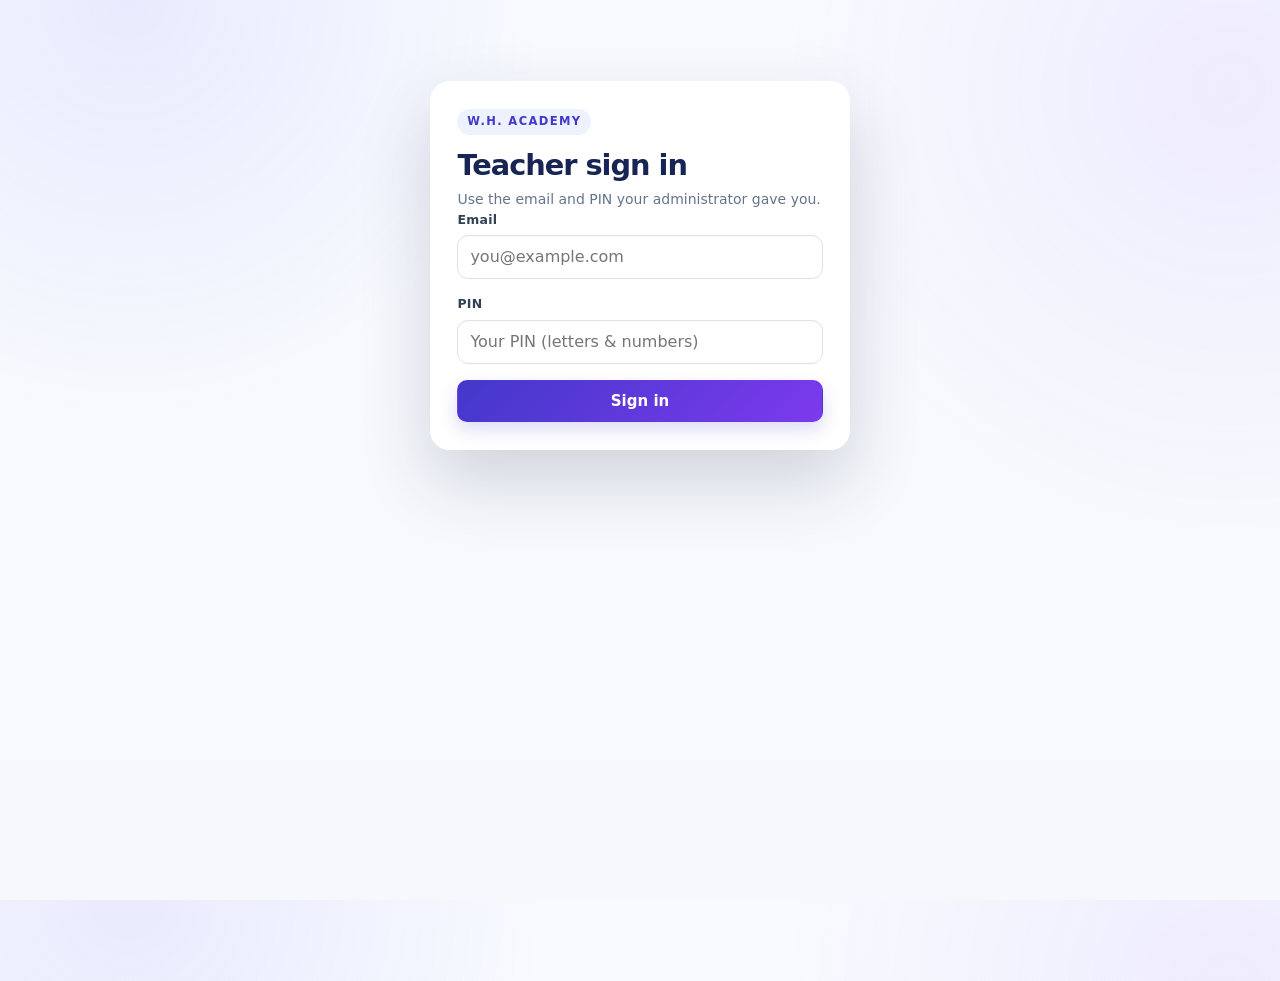
<file: teacher.html>
<!DOCTYPE html>
<html lang="en">
<head>
<meta charset="UTF-8">
<meta http-equiv="Content-Security-Policy" content="default-src 'self'; base-uri 'self'; object-src 'none'; frame-ancestors 'none'; script-src 'self' 'unsafe-inline'; style-src 'self' 'unsafe-inline' https://fonts.googleapis.com; img-src 'self' data:; font-src 'self' https://fonts.gstatic.com; connect-src 'self' https://gbgcaonmdekumluwgwvn.supabase.co https://script.google.com https://script.googleusercontent.com">
<meta name="viewport" content="width=device-width, initial-scale=1, viewport-fit=cover">
<title>Teacher — W.H. Academy</title>
<link rel="stylesheet" href="assets/vendor/katex/katex.min.css"><script src="assets/vendor/katex/katex.min.js"></script><script src="assets/js/katex-render.js"></script><link rel="stylesheet" href="assets/vendor/mathlive/mathlive-static.css"><script src="assets/vendor/mathlive/mathlive.min.js"></script>
<style>

/* ---------------------------------------------------------------------------
   Design tokens. Copied in rather than imported so this file stays standalone —
   these match the student site's variables.css, so the panel still reads as
   W.H. Academy.
--------------------------------------------------------------------------- */
:root {
  --brand: #4338ca;
  --brand-deep: #3730a3;
  --brand-light: #6366f1;
  --brand-tint: #eef2ff;

  --ink: #1e293b;
  --ink-soft: #475569;
  --muted: #64748b;
  --faint: #94a3b8;

  --line: #e2e8f0;
  --line-soft: #f1f5f9;
  --surface: #ffffff;
  --canvas: #f1f5f9;

  --ok: #059669;
  --warn: #d97706;
  --bad: #dc2626;

  --r-sm: 0.375rem;
  --r-md: 0.5rem;
  --r-lg: 0.75rem;

  --shadow: 0 1px 2px rgba(15, 23, 42, 0.06), 0 1px 3px rgba(15, 23, 42, 0.1);
  --shadow-lg: 0 20px 45px rgba(15, 23, 42, 0.25);

  --sans: system-ui, -apple-system, "Segoe UI", Roboto, "Helvetica Neue", sans-serif;
  --mono: ui-monospace, SFMono-Regular, Menlo, Consolas, monospace;
}

*, *::before, *::after { box-sizing: border-box; }

/* [hidden] MUST WIN.
   The browser only backs `hidden` with a user-agent display:none, and ANY
   author display rule beats it. Several blocks here set display explicitly.
   Without this, the sign-in panel and the console both render at once, and the
   dialog backdrop — position:fixed, inset:0, opacity:0 — sits invisibly over
   the whole page and swallows every click. Do not remove. */
[hidden] { display: none !important; }

html, body { height: 100%; }

body {
  margin: 0;
  font-family: var(--sans);
  font-size: 16px;
  line-height: 1.5;
  color: var(--ink);
  background: var(--canvas);
  -webkit-font-smoothing: antialiased;
}

button, input { font: inherit; color: inherit; }

.sr-only {
  position: absolute; width: 1px; height: 1px;
  padding: 0; margin: -1px; overflow: hidden;
  clip: rect(0 0 0 0); white-space: nowrap; border: 0;
}

/* ---- buttons ---------------------------------------------------------- */
.btn {
  display: inline-flex; align-items: center; justify-content: center; gap: 0.4rem;
  padding: 0.55rem 1rem;
  border: 1px solid transparent;
  border-radius: var(--r-md);
  font-size: 0.9375rem; font-weight: 600;
  cursor: pointer;
  transition: background-color .15s ease, border-color .15s ease;
}
.btn:disabled { opacity: 0.55; cursor: not-allowed; }
.btn:focus-visible { outline: 2px solid var(--brand); outline-offset: 2px; }

.btn--primary { background: var(--brand); color: #fff; }
.btn--primary:hover:not(:disabled) { background: var(--brand-deep); }

.btn--secondary { background: var(--brand-tint); color: var(--brand-deep); border-color: #c7d2fe; }
.btn--secondary:hover:not(:disabled) { background: #e0e7ff; }

.btn--quiet { background: transparent; color: var(--ink-soft); border-color: var(--line); }
.btn--quiet:hover:not(:disabled) { background: var(--line-soft); }

.btn--sm { padding: 0.35rem 0.7rem; font-size: 0.8125rem; }
.btn--full { width: 100%; }
.btn--lg { padding: 0.7rem 1rem; }

/* ---- fields ----------------------------------------------------------- */
.field { display: flex; flex-direction: column; gap: 0.3rem; }

.field__label { font-size: 0.875rem; font-weight: 600; color: var(--ink-soft); }

.field__hint { font-size: 0.8125rem; color: var(--muted); }

.input {
  width: 100%;
  padding: 0.55rem 0.75rem;
  border: 1px solid var(--line);
  border-radius: var(--r-md);
  background: var(--surface);
}
.input:focus { outline: 2px solid var(--brand); outline-offset: -1px; border-color: var(--brand); }

.stack { display: flex; flex-direction: column; gap: 1rem; }

/* ---- badges ----------------------------------------------------------- */
.badge {
  display: inline-block;
  padding: 0.15rem 0.55rem;
  border-radius: 999px;
  font-size: 0.75rem; font-weight: 600;
  white-space: nowrap;
}
.badge--ok      { background: #d1fae5; color: #065f46; }
.badge--warn    { background: #fef3c7; color: #92400e; }
.badge--bad     { background: #fee2e2; color: #991b1b; }
.badge--neutral { background: var(--line-soft); color: var(--ink-soft); }

/* ---- sign-in gate ------------------------------------------------------ */
/* Not the app shell: you are not "in" the panel yet. One centred card on the
   brand colour, and nothing else to look at. */
.gate {
  min-height: 100vh; min-height: 100dvh;
  display: grid; place-items: center;
  padding: 1rem;
  background: radial-gradient(120% 80% at 50% 0%, #4f46e5 0%, transparent 60%), var(--brand-deep);
}

.gate__card {
  width: 100%; max-width: 24rem;
  padding: 1.5rem;
  background: var(--surface);
  border-radius: var(--r-lg);
  box-shadow: var(--shadow-lg);
}

.gate__brand { display: flex; flex-direction: column; gap: 0.1rem; margin-bottom: 1.25rem; }
.gate__mark  { font-size: 1.25rem; font-weight: 700; color: var(--brand-deep); }
.gate__sub   { font-size: 0.75rem; letter-spacing: 0.14em; text-transform: uppercase; color: var(--faint); }
.gate__note  { margin: 1rem 0 0; font-size: 0.8125rem; line-height: 1.5; color: var(--muted); }

/* ---- shell ------------------------------------------------------------- */
.shell { display: flex; min-height: 100vh; min-height: 100dvh; }

.side {
  width: 15rem; flex-shrink: 0;
  display: flex; flex-direction: column; gap: 1.5rem;
  padding: 1.25rem 1rem;
  background: var(--brand-deep);
  color: rgba(255,255,255,0.82);
}

.side__brand { display: flex; flex-direction: column; gap: 0.1rem; padding: 0 0.5rem; color: #fff; }
.side__name  { font-size: 1.0625rem; font-weight: 700; line-height: 1.25; }
.side__tag   { font-size: 0.6875rem; letter-spacing: 0.16em; text-transform: uppercase; color: rgba(255,255,255,0.55); }

.side__nav { display: flex; flex-direction: column; gap: 0.15rem; }

.side__item {
  display: flex; align-items: center; gap: 0.65rem;
  width: 100%; padding: 0.6rem 0.5rem;
  border: 0; border-radius: var(--r-md);
  background: transparent; color: inherit;
  font-size: 0.9375rem; text-align: left; cursor: pointer;
}
.side__item svg { width: 1.125rem; height: 1.125rem; flex-shrink: 0; stroke: currentColor; fill: none; }
.side__item:hover { background: rgba(255,255,255,0.1); }
.side__item.is-active { background: rgba(255,255,255,0.16); color: #fff; font-weight: 600; }
.side__item:focus-visible { outline: 2px solid #fff; outline-offset: 2px; }

.side__foot { margin-top: auto; display: flex; flex-direction: column; gap: 0.35rem; }
.side__who  { padding: 0 0.5rem; font-size: 0.75rem; color: rgba(255,255,255,0.55); overflow-wrap: anywhere; }

.main { flex: 1; min-width: 0; padding: 1.5rem; max-width: 76rem; }

/* ---- headings ---------------------------------------------------------- */
.head { display: flex; align-items: flex-start; justify-content: space-between; gap: 1rem; margin-bottom: 1.25rem; }
.head__title { margin: 0; font-size: 1.5rem; }
.head__sub   { margin: 0.2rem 0 0; font-size: 0.875rem; color: var(--muted); max-width: 46ch; }

/* ---- search ------------------------------------------------------------ */
.search { display: flex; gap: 0.5rem; margin-bottom: 1.25rem; }
.search__box { position: relative; flex: 1; min-width: 0; }
.search__box svg {
  position: absolute; left: 0.75rem; top: 50%; transform: translateY(-50%);
  width: 1.05rem; height: 1.05rem; stroke: var(--faint); fill: none; pointer-events: none;
}
.search__input { padding-left: 2.4rem; }

/* ---- table ------------------------------------------------------------- */
.table-wrap {
  overflow-x: auto; -webkit-overflow-scrolling: touch;
  background: var(--surface);
  border: 1px solid var(--line);
  border-radius: var(--r-md);
}

table { width: 100%; min-width: 52rem; border-collapse: collapse; }

th, td { padding: 0.7rem 0.9rem; text-align: left; vertical-align: middle; }

th {
  font-size: 0.75rem; font-weight: 600; letter-spacing: 0.05em; text-transform: uppercase;
  color: var(--muted); border-bottom: 1px solid var(--line);
}

td { border-bottom: 1px solid var(--line-soft); font-size: 0.9375rem; }
tbody tr:last-child td { border-bottom: 0; }
tbody tr:hover { background: #fafbfc; }

.cell-name { font-weight: 600; }

/* Emails were breaking mid-word ("...gmail.co / m") because the first column
   was too narrow to hold them. Widening it fixes the cause; break-word then
   only splits a string that genuinely cannot fit, and prefers a sensible
   break point when one exists. */
th:first-child, td:first-child { min-width: 15rem; }

.cell-sub  { font-size: 0.8125rem; color: var(--muted); overflow-wrap: break-word; }
.cell-id   { font-family: var(--mono); font-size: 0.8125rem; font-variant-numeric: tabular-nums; white-space: nowrap; }
.cell-act  { text-align: right; white-space: nowrap; }

.muted { color: var(--muted); }
.count { margin-top: 0.5rem; font-size: 0.8125rem; color: var(--muted); }

/* A dot rather than a second badge: "has an account" is a quieter fact than the
   enrollment status beside it, and two badges per row would compete. */
.dot { display: inline-flex; align-items: center; gap: 0.4rem; font-size: 0.8125rem; white-space: nowrap; }
.dot::before { content: ""; width: 0.45rem; height: 0.45rem; border-radius: 50%; flex-shrink: 0; }
.dot--ok::before   { background: var(--ok); }
.dot--ok           { color: var(--ink-soft); }
.dot--warn::before { background: var(--warn); }
.dot--warn         { color: var(--warn); }

/* ---- empty ------------------------------------------------------------- */
.empty {
  padding: 3rem 1.5rem; text-align: center;
  background: var(--surface); border: 1px solid var(--line); border-radius: var(--r-md);
}
.empty h2 { margin: 0 0 0.35rem; font-size: 1.0625rem; }
.empty p  { margin: 0; color: var(--muted); font-size: 0.9375rem; }

/* ---- overview ---------------------------------------------------------- */
.tiles { display: grid; grid-template-columns: repeat(auto-fit, minmax(9rem, 1fr)); gap: 0.75rem; margin-bottom: 1.25rem; }

.tile {
  display: flex; flex-direction: column; gap: 0.1rem;
  padding: 1rem; background: var(--surface);
  border: 1px solid var(--line); border-radius: var(--r-md);
}
.tile__value { font-size: 1.75rem; font-weight: 700; line-height: 1.1; color: var(--brand-deep); font-variant-numeric: tabular-nums; }
.tile__label { font-size: 0.8125rem; color: var(--muted); }

.panel { padding: 1rem; background: var(--surface); border: 1px solid var(--line); border-radius: var(--r-md); }
.panel__title { margin: 0 0 0.75rem; font-size: 0.875rem; font-weight: 600; color: var(--ink-soft); }

.bars { list-style: none; margin: 0; padding: 0; }
.bar  { display: flex; justify-content: space-between; gap: 1rem; padding: 0.5rem 0; border-bottom: 1px solid var(--line-soft); font-size: 0.9375rem; }
.bar:last-child { border-bottom: 0; }
.bar__value { font-weight: 600; font-variant-numeric: tabular-nums; }

/* ---- dialog ------------------------------------------------------------ */
.backdrop {
  position: fixed; inset: 0; z-index: 50;
  display: flex; align-items: center; justify-content: center;
  padding: 1rem;
  background: rgba(18, 26, 42, 0.48);
}

.dialog {
  width: 100%; max-width: 30rem; max-height: 90vh; overflow-y: auto;
  padding: 1.5rem;
  background: var(--surface); border-radius: var(--r-lg);
  box-shadow: var(--shadow-lg);
}
.dialog h2 { margin: 0 0 1rem; font-size: 1.125rem; }

.dialog__who { display: flex; flex-direction: column; gap: 0.1rem; margin: 0; }
.dialog__acts { display: flex; gap: 0.75rem; justify-content: flex-end; margin-top: 1.5rem; }

.choices { border: 0; padding: 0; margin: 0; display: flex; flex-direction: column; gap: 0.4rem; }
.choices legend { padding: 0; margin-bottom: 0.4rem; font-size: 0.875rem; font-weight: 600; color: var(--ink-soft); }

/* Each option carries a sentence about what it does to the student, so the
   choice is made with its consequence visible rather than after it. A dropdown
   would hide all four behind one word. */
.choice {
  display: flex; align-items: flex-start; gap: 0.65rem;
  padding: 0.7rem 0.8rem;
  border: 1px solid var(--line); border-radius: var(--r-md);
  cursor: pointer;
}
.choice:hover { border-color: var(--brand-light); }
.choice input { margin-top: 0.2rem; flex-shrink: 0; accent-color: var(--brand); }
.choice:has(input:checked) { border-color: var(--brand); background: var(--brand-tint); }
.choice:has(input:focus-visible) { outline: 2px solid var(--brand); outline-offset: 2px; }
.choice__body { display: flex; flex-direction: column; gap: 0.1rem; }
.choice__name { font-weight: 600; font-size: 0.9375rem; }
.choice__desc { font-size: 0.8125rem; color: var(--muted); line-height: 1.45; }

/* ---- code field -------------------------------------------------------- */
.input--code {
  font-family: var(--mono);
  font-size: 1.25rem;
  letter-spacing: 0.35em;
  text-align: center;
}

/* ---- devices ----------------------------------------------------------- */
.devices { list-style: none; margin: 0 0 1.25rem; padding: 0; display: flex; flex-direction: column; gap: 0.5rem; }

.device {
  display: flex; align-items: center; justify-content: space-between; gap: 1rem;
  padding: 0.85rem 1rem;
  background: var(--surface); border: 1px solid var(--line); border-radius: var(--r-md);
}
.device--current { border-color: var(--brand); background: var(--brand-tint); }

.device__name { font-weight: 600; display: flex; align-items: center; gap: 0.5rem; flex-wrap: wrap; }
.device__meta { font-size: 0.8125rem; color: var(--muted); margin-top: 0.15rem; }
.device__tag {
  font-size: 0.6875rem; font-weight: 600; text-transform: uppercase; letter-spacing: 0.05em;
  padding: 0.1rem 0.45rem; border-radius: 999px;
  background: var(--brand); color: #fff;
}

/* The one destructive control on the page, so it is set apart rather than
   sitting inline with the ordinary buttons. */
.danger { border-color: #fecaca; background: #fef2f2; }
.danger .panel__title { color: #991b1b; }
.danger__body { margin: 0 0 1rem; font-size: 0.875rem; color: var(--ink-soft); line-height: 1.55; }
.danger__body code {
  font-family: var(--mono); font-size: 0.8125rem;
  background: #fff; padding: 0.1rem 0.3rem; border-radius: var(--r-sm); border: 1px solid #fecaca;
}

.btn--danger { background: var(--bad); color: #fff; }
.btn--danger:hover:not(:disabled) { background: #b91c1c; }

/* ---- toasts ------------------------------------------------------------ */
.toasts {
  position: fixed; right: 1rem; bottom: 1rem; z-index: 60;
  display: flex; flex-direction: column; gap: 0.5rem;
  max-width: min(24rem, calc(100vw - 2rem));
}

.toast {
  padding: 0.7rem 0.9rem;
  border-radius: var(--r-md);
  box-shadow: var(--shadow);
  font-size: 0.9375rem;
  background: var(--ink); color: #fff;
}
.toast--ok  { background: #065f46; }
.toast--bad { background: #991b1b; }

/* ---- responsive -------------------------------------------------------- */
/* Below this width the sidebar becomes a top strip: a 15rem column on a phone
   would leave nothing for the table it exists to navigate. */
@media (max-width: 52rem) {
  .shell { flex-direction: column; }
  .side { width: 100%; flex-direction: row; align-items: center; gap: 0.75rem; padding: 0.75rem; overflow-x: auto; }
  .side__brand { display: none; }
  .side__nav { flex-direction: row; }
  .side__item { width: auto; white-space: nowrap; }
  .side__foot { margin: 0 0 0 auto; flex-direction: row; align-items: center; }
  .side__who { display: none; }
  .main { padding: 1rem; }
  .search { flex-direction: column; }
  .dialog__acts { flex-direction: column-reverse; }
  .dialog__acts .btn { width: 100%; }
}

/* ---- Boss Papers builder --------------------------------------------- */
.paper-form { background: var(--surface); border: 1px solid var(--line); border-radius: var(--r-md); padding: 1.25rem; display: flex; flex-direction: column; gap: 1rem; }
.paper-meta { display: grid; grid-template-columns: repeat(2, minmax(0,1fr)); gap: 1rem; }
@media (min-width: 720px) { .paper-meta { grid-template-columns: repeat(4, minmax(0,1fr)); } }
select.input { appearance: auto; background: var(--surface); }
.paper-qhead { display: flex; align-items: baseline; justify-content: space-between; gap: 1rem; border-top: 1px solid var(--line); padding-top: 1rem; }
.q-card { border: 1px solid var(--line); border-radius: var(--r-md); padding: 0.9rem; margin-bottom: 0.75rem; background: var(--line-soft); }
.q-card__head { display: flex; align-items: center; gap: 0.6rem; flex-wrap: wrap; margin-bottom: 0.6rem; }
.q-card__n { font-weight: 700; font-size: 0.8125rem; color: var(--ink-soft); }
.q-tag { font-size: 0.6875rem; font-weight: 700; text-transform: uppercase; letter-spacing: .04em; padding: 2px 8px; border-radius: 999px; color: #fff; }
.q-tag--mcq { background: #6d28d9; } .q-tag--short { background: #0369a1; } .q-tag--long { background: #b45309; }
.q-mini { font-size: 0.8125rem; color: var(--ink-soft); display: inline-flex; align-items: center; gap: 0.4rem; margin-left: auto; }
.input--mini { width: 4.75rem; padding: 0.3rem 0.5rem; }
.q-text { width: 100%; resize: vertical; }
.opts { margin-top: 0.6rem; display: flex; flex-direction: column; gap: 0.5rem; }
.opt-row { display: flex; align-items: center; gap: 0.5rem; }
.opt-row input[type="text"] { flex: 1; }
.opt-row input[type="radio"] { width: 1.1rem; height: 1.1rem; flex-shrink: 0; accent-color: var(--brand); }
.opt-x { padding: 0.25rem 0.6rem; line-height: 1; }
.opts__foot { display: flex; align-items: center; gap: 0.75rem; flex-wrap: wrap; }
.paper-addrow { display: flex; gap: 0.5rem; flex-wrap: wrap; }
.paper-acts { display: flex; gap: 0.75rem; justify-content: flex-end; border-top: 1px solid var(--line); padding-top: 1rem; }
.paper-existing { margin-top: 1.75rem; }
.pp-row { display: flex; align-items: center; justify-content: space-between; gap: 1rem; padding: 0.75rem 0; border-bottom: 1px solid var(--line-soft); }
.pp-row__title { font-weight: 600; font-size: 0.9375rem; }
.pp-row__side { display: flex; align-items: center; gap: 0.75rem; flex-shrink: 0; }
.pp-pill { font-size: 0.6875rem; font-weight: 700; padding: 3px 9px; border-radius: 999px; }
.pp-pill--active { background: #d9f5ea; color: var(--ok); }
.pp-pill--draft { background: var(--line-soft); color: var(--ink-soft); }
.pp-pill--past { background: #fdf0dc; color: var(--warn); }

/* ---- Grading ---- */
.gr-pill { font-size: 0.6875rem; font-weight: 700; padding: 3px 9px; border-radius: 999px; }
.gr-pill--submitted { background: #fdf0dc; color: var(--warn); }
.gr-pill--graded, .gr-pill--rechecked { background: #d9f5ea; color: var(--ok); }
.gr-pill--recheckrequested { background: #fee2e2; color: var(--bad); }
.gr-runningbox { text-align: right; flex-shrink: 0; }
.gr-running { display: block; font-size: 1.25rem; font-weight: 800; color: var(--brand-deep); }
.gr-q { border: 1px solid var(--line); border-radius: var(--r-lg); padding: 1rem; margin-bottom: 0.85rem; background: var(--surface); box-shadow: var(--shadow); }
.gr-q__head { display: flex; align-items: baseline; gap: 0.6rem; margin-bottom: 0.5rem; }
.gr-q__num { font-weight: 800; color: var(--brand); }
.gr-q__type { font-size: 0.6875rem; text-transform: uppercase; letter-spacing: .04em; color: var(--muted); font-weight: 700; }
.gr-q__text { font-weight: 600; margin: 0 0 0.5rem; }
.gr-q__label { font-size: 0.75rem; font-weight: 700; text-transform: uppercase; letter-spacing: .04em; color: var(--muted); display: block; margin: 0.4rem 0 0.2rem; }
.gr-q__ans { background: var(--brand-tint); border-radius: var(--r-md); padding: 0.55rem 0.7rem; white-space: pre-wrap; overflow-wrap: break-word; font-size: 0.9375rem; }
.gr-q__ans--empty { background: var(--line-soft); color: var(--muted); font-style: italic; }
.gr-q__correct { font-size: 0.8125rem; color: var(--ok); margin-top: 0.35rem; }
.gr-q__grade { display: flex; flex-wrap: wrap; gap: 0.75rem; align-items: flex-end; margin-top: 0.65rem; padding-top: 0.65rem; border-top: 1px dashed var(--line); }
.gr-q__marksfield { width: 130px; flex-shrink: 0; }
.gr-q__corrfield { flex: 1; min-width: 200px; }
.gr-mcqmark { display: flex; gap: 0.4rem; }
.gr-mcqmark .btn { padding: 0.3rem 0.6rem; }
@media (max-width: 520px) {
  .paper-acts { flex-direction: column-reverse; } .paper-acts .btn { width: 100%; }
  .q-mini { margin-left: 0; }
  .pp-row { flex-direction: column; align-items: flex-start; }
}


  /* ---- Steps question builder + grading (uses the panel's own tokens) ---- */
  .steps-ed { display:flex; flex-direction:column; gap:0.75rem; margin-top:0.5rem; }
  .steps-ed__hint { font-size:0.8rem; color:var(--muted, #667); margin:0; }
  .steps-rows { display:flex; flex-direction:column; gap:0.5rem; }
  .step-row { display:flex; align-items:flex-start; gap:0.5rem; padding:0.5rem;
    border:1px solid var(--line); border-radius:var(--r-sm, 8px); background:var(--surface); }
  .step-row__n { flex:0 0 auto; width:1.5rem; height:1.5rem; display:inline-flex;
    align-items:center; justify-content:center; border-radius:999px;
    background:var(--surface-2, #eef); color:var(--ink, #234); font-size:0.75rem; font-weight:700; }
  .step-row__main { flex:1 1 auto; min-width:0; display:flex; flex-direction:column; gap:0.35rem; }
  .step-row__preview { font-size:0.95rem; min-height:1rem; color:var(--ink, #234);
    padding:0.15rem 0.25rem; overflow-wrap:anywhere; }
  .step-row__preview:empty { display:none; }
  .step-row__side { flex:0 0 auto; display:flex; flex-direction:column; gap:0.35rem; align-items:flex-end; }
  .step-chk { font-size:0.75rem; color:var(--muted, #667); white-space:nowrap; display:inline-flex; gap:0.25rem; align-items:center; }
  .step-btns { display:flex; gap:0.25rem; }
  .step-btn { width:26px; height:26px; border:1px solid var(--line); border-radius:6px;
    background:var(--surface); color:var(--muted, #667); cursor:pointer; line-height:1; font-size:0.85rem; }
  .step-btn:hover { color:var(--ink, #234); }
  .steps-grading { display:flex; flex-wrap:wrap; gap:0.75rem; align-items:flex-end; }
  .steps-knobs { display:flex; gap:0.75rem; }
  .q-preview { font-size:0.95rem; color:var(--ink,#234); padding:0.15rem 0.25rem; min-height:1rem; overflow-wrap:anywhere; }
  .q-preview:empty { display:none; }
  .opt-row { flex-wrap:wrap; }
  .opt-preview { flex-basis:100%; font-size:0.9rem; color:var(--ink,#234); padding:0.1rem 0 0 2rem; }
  .opt-preview:empty { display:none; }
  .q-tag--steps { background:#ede9fe; color:#5b21b6; }
  /* grading */
  .gr-steps { display:flex; flex-wrap:wrap; gap:1rem; margin:0.5rem 0; }
  .gr-steps__col { flex:1 1 220px; min-width:0; }
  .gr-steps__label { font-size:0.75rem; font-weight:700; color:var(--muted,#667); }
  .gr-steps__list { list-style:none; margin:0.25rem 0 0; padding:0; display:flex; flex-direction:column; gap:0.3rem; counter-reset:s; }
  .gr-steps__item { display:flex; gap:0.4rem; align-items:baseline; padding:0.3rem 0.5rem;
    border:1px solid var(--line); border-radius:6px; background:var(--surface); }
  .gr-steps__item::before { counter-increment:s; content:counter(s); font-size:0.7rem; font-weight:700; color:var(--muted,#667); }
  .gr-steps__item--bad { border-color:#f5a; background:#fff1f5; }
  .gr-steps__tag { font-size:0.7rem; color:#b4004e; margin-left:auto; white-space:nowrap; }
  .gr-suggest { display:flex; align-items:center; gap:0.6rem; flex-wrap:wrap; margin:0.4rem 0;
    padding:0.4rem 0.6rem; border:1px dashed var(--line); border-radius:8px; }
  .gr-suggest__pill { font-size:0.85rem; }
  .gr-suggest__detail { font-size:0.75rem; color:var(--muted,#667); }
  .ba-edit-banner { display:flex; align-items:center; justify-content:space-between; gap:1rem;
    padding:0.6rem 0.9rem; border:1px solid #c7d2fe; background:#eef2ff; color:#3730a3;
    border-radius:var(--r-md,10px); font-size:0.9rem; }
  .ba-edit-banner em { color:var(--muted,#667); font-style:normal; }
  .math-palette { display:flex; flex-wrap:wrap; gap:0.3rem; align-items:center; margin:0 0 0.6rem;
    padding:0.4rem 0.5rem; border:1px solid var(--line); border-radius:var(--r-md,10px); background:var(--surface); }
  .math-palette__hint { font-size:0.75rem; color:var(--muted,#667); margin-right:0.25rem; }
  .math-palette button { min-width:30px; height:28px; padding:0 0.4rem; border:1px solid var(--line);
    border-radius:6px; background:var(--surface); color:var(--ink,#234); cursor:pointer; font-size:0.9rem; line-height:1; }
  .math-palette button:hover { background:var(--surface-2,#eef); border-color:var(--brand,#6366f1); }

  /* MathLive equation-editor modal */
  .mf-modal { position:fixed; inset:0; z-index:1000; display:flex; align-items:center; justify-content:center; }
  .mf-modal[hidden] { display:none; }
  .mf-modal__backdrop { position:absolute; inset:0; background:rgba(15,23,42,0.45); }
  .mf-modal__box { position:relative; width:min(680px,92vw); background:var(--surface,#fff); border:1px solid var(--line,#e5e7eb); border-radius:var(--r-lg,14px); padding:1.25rem; box-shadow:0 20px 50px rgba(0,0,0,0.25); }
  .mf-modal__title { font-weight:800; margin-bottom:0.75rem; }
  .mf-field { width:100%; font-size:1.5rem; padding:0.5rem 0.75rem; border:1px solid var(--line,#e5e7eb); border-radius:var(--r-md,10px); background:#fff; }
  .mf-modal__hint { font-size:0.8rem; color:var(--muted,#667); margin:0.6rem 0 1rem; }
  .mf-modal__hint code { background:var(--surface-2,#eef); padding:0.05rem 0.3rem; border-radius:4px; }
  .mf-modal__actions { display:flex; justify-content:flex-end; gap:0.5rem; }



  .t-gate{max-width:420px;margin:8vh auto;padding:2rem}.t-gate .field{margin-bottom:1rem}
  .t-topbar{display:flex;align-items:center;justify-content:space-between;gap:1rem;flex-wrap:wrap;margin-bottom:1rem}
  .t-tabs{display:flex;gap:.5rem;margin-bottom:1rem}
  .t-tab{padding:.5rem 1rem;border:1px solid var(--line);border-radius:999px;background:var(--surface);cursor:pointer;font-weight:600}
  .t-tab[aria-current="true"]{background:var(--brand,#6366f1);color:#fff;border-color:var(--brand,#6366f1)}
  .t-subjects-chip{display:inline-block;padding:.1rem .5rem;border-radius:999px;background:var(--surface-2,#eef);font-size:.75rem;margin-left:.25rem}
  .mf-modal{position:fixed;inset:0;z-index:1000;display:flex;align-items:center;justify-content:center}.mf-modal[hidden]{display:none}
  .mf-modal__backdrop{position:absolute;inset:0;background:rgba(15,23,42,0.45)}
  .mf-modal__box{position:relative;width:min(680px,92vw);background:var(--surface,#fff);border:1px solid var(--line,#e5e7eb);border-radius:14px;padding:1.25rem;box-shadow:0 20px 50px rgba(0,0,0,.25)}
  .mf-modal__title{font-weight:800;margin-bottom:.75rem}.mf-field{width:100%;font-size:1.5rem;padding:.5rem .75rem;border:1px solid var(--line,#e5e7eb);border-radius:10px;background:#fff}
  .mf-modal__hint{font-size:.8rem;color:var(--muted,#667);margin:.6rem 0 1rem}.mf-modal__actions{display:flex;justify-content:flex-end;gap:.5rem}

</style>
<link rel="stylesheet" href="assets/css/teacher-professional.css">
</head>
<body>

  <div id="toasts" class="toasts" aria-live="polite"></div>
  <div id="t-gate" class="t-gate panel" hidden>
    <h1 class="head__title" style="margin-top:0;">Teacher sign in</h1>
    <p class="head__sub">Use the email and PIN your administrator gave you.</p>
    <label class="field"><span class="field__label">Email</span>
      <input class="input" id="t-email" type="email" autocomplete="username" placeholder="you@example.com"></label>
    <label class="field"><span class="field__label">PIN</span>
      <input class="input" id="t-pin" type="password" autocomplete="current-password" placeholder="Your PIN (letters & numbers)"></label>
    <button class="btn btn--primary" id="t-signin" type="button" style="width:100%;">Sign in</button>
  </div>


  <div id="t-app" class="wrap" hidden>
    <div class="t-topbar"><div><strong>Teacher panel</strong> — <span id="t-name"></span> <span id="t-subjects"></span></div>
      <button class="btn btn--quiet btn--sm" id="t-signout" type="button">Sign out</button></div>
    <div class="t-tabs"><button class="t-tab" data-tab="papers" type="button">Boss Papers</button>
      <button class="t-tab" data-tab="grading" type="button">Grading</button></div>

<section data-panel="papers" hidden>
      <header class="head">
        <div>
          <h1 class="head__title">Boss Papers</h1>
          <p class="head__sub">Build an exam paper and activate it. Activating replaces the current live paper for that level + class + subject; the old one moves to Past Papers.</p>
        </div>
        <button class="btn btn--quiet btn--sm" data-act="refresh-papers" type="button">Refresh list</button>
      </header>

      <form id="ba-form" class="paper-form" novalidate autocomplete="off">
        <div id="ba-edit-banner" class="ba-edit-banner" hidden>
          <span>Editing existing paper: <strong id="ba-edit-title"></strong> <em id="ba-edit-status"></em></span>
          <button class="btn btn--quiet btn--sm" type="button" data-act="ba-cancel-edit">Cancel / new paper</button>
        </div>
        <div class="paper-meta">
          <div class="field">
            <label class="field__label" for="ba-level">Level</label>
            <select class="input" id="ba-level">
              <option value="L1">L1 — Chapter</option>
              <option value="L2">L2 — Subject</option>
              <option value="L3">L3 — Class</option>
            </select>
          </div>
          <div class="field">
            <label class="field__label" for="ba-class">Class</label>
            <select class="input" id="ba-class"></select>
          </div>
          <div class="field">
            <label class="field__label" for="ba-subject">Subject</label>
            <select class="input" id="ba-subject"><option value="">— choose —</option></select>
            <datalist id="ba-subjects">
              <option>Mathematics</option><option>English</option><option>Urdu</option>
              <option>Science</option><option>Physics</option><option>Chemistry</option>
              <option>Biology</option><option>Computer Science</option>
              <option>Islamiat</option><option>Pakistan Studies</option>
              <option>General Knowledge</option>
            </datalist>
            <span class="field__hint">Leave empty for an L3 (whole-class) paper.</span>
          </div>
          <div class="field">
            <label class="field__label" for="ba-chapter">Chapter ref</label>
            <input class="input" id="ba-chapter" placeholder="e.g. class-8/mathematics/percentage">
            <span class="field__hint">L1 only — optional.</span>
          </div>
        </div>

        <div class="field">
          <label class="field__label" for="ba-title">Paper title</label>
          <input class="input" id="ba-title" placeholder="e.g. Class 8 Mathematics — Chapter 3">
        </div>
        <div class="field">
          <label class="field__label" for="ba-desc">Description</label>
          <input class="input" id="ba-desc" placeholder="Shown under the paper title to students (optional)">
          <label class="field__label" for="ba-instructions" style="margin-top:0.5rem;">Instructions (optional)</label>
          <textarea class="input" id="ba-instructions" rows="2" placeholder="Extra rules for THIS paper, shown to students under the standard instructions. Math in $…$."></textarea>
        </div>

        <div class="paper-qhead">
          <h2 class="panel__title" style="margin:0;">Questions</h2>
          <span class="count" id="ba-total" style="margin:0;">0 questions · 0 marks</span>
        </div>

        <div id="ba-math-palette" class="math-palette" aria-label="Math insert toolbar">
          <span class="math-palette__hint">Math insert (click in a box first):</span>
          <button type="button" data-mf="1" title="Visual equation editor (build it like in Word)" style="font-weight:700;">fx editor</button>
          <button type="button" data-tex="\frac{$1}{}" title="Fraction a/b">a&frasl;b</button>
          <button type="button" data-tex="^{$1}" title="Power / exponent">x&#8319;</button>
          <button type="button" data-tex="_{$1}" title="Subscript">x&#8336;</button>
          <button type="button" data-tex="\sqrt{$1}" title="Square root">&radic;</button>
          <button type="button" data-tex="\sqrt[$1]{}" title="nth root">&#8319;&radic;</button>
          <button type="button" data-tex="\left($1\right)" title="Auto-size ( )">(&nbsp;)</button>
          <button type="button" data-tex="\left|$1\right|" title="Absolute value">|x|</button>
          <button type="button" data-tex="\int_{$1}^{}\," title="Integral">&int;</button>
          <button type="button" data-tex="\sum_{$1}^{}" title="Summation">&sum;</button>
          <button type="button" data-tex="\lim_{$1 \to }" title="Limit">lim</button>
          <button type="button" data-tex="\begin{pmatrix} $1 & \\ & \end{pmatrix}" title="2×2 matrix">[&#9636;]</button>
          <button type="button" data-tex="\le " title="Less than or equal">&le;</button>
          <button type="button" data-tex="\ge " title="Greater than or equal">&ge;</button>
          <button type="button" data-tex="\ne " title="Not equal">&ne;</button>
          <button type="button" data-tex="\pm " title="Plus-minus">&plusmn;</button>
          <button type="button" data-tex="\times " title="Times">&times;</button>
          <button type="button" data-tex="\div " title="Divide">&divide;</button>
          <button type="button" data-tex="\cdot " title="Dot">&middot;</button>
          <button type="button" data-tex="\pi " title="pi">&pi;</button>
          <button type="button" data-tex="\theta " title="theta">&theta;</button>
          <button type="button" data-tex="\infty " title="infinity">&infin;</button>
          <button type="button" data-tex="\Rightarrow " title="implies">&rArr;</button>
        </div>

        <div id="ba-questions"></div>

        <div class="paper-addrow">
          <button class="btn btn--quiet btn--sm" type="button" id="ba-add-mcq">+ MCQ</button>
          <button class="btn btn--quiet btn--sm" type="button" id="ba-add-short">+ Short question</button>
          <button class="btn btn--quiet btn--sm" type="button" id="ba-add-long">+ Long question</button>
          <button class="btn btn--quiet btn--sm" type="button" id="ba-add-steps">+ Steps question</button>
        </div>

        <div class="paper-acts">
          <button class="btn btn--quiet" type="button" id="ba-save-draft">Save as draft</button>
          <button class="btn btn--primary" type="button" id="ba-save-activate">Save &amp; activate</button>
        </div>
      </form>

      <div class="paper-existing">
        <h2 class="panel__title">Existing papers</h2>
        <div id="ba-papers-list"></div>
      </div>
    </section>
<section data-panel="grading" hidden>
      <!-- Stage 1: pick a paper to grade -->
      <div id="gr-stage-papers">
        <header class="head">
          <div>
            <h1 class="head__title">Grading</h1>
            <p class="head__sub">Pick a paper to see who has submitted it, then grade each paper question by question. Releasing a result makes the marks and feedback visible to that student.</p>
          </div>
          <button class="btn btn--quiet btn--sm" data-act="gr-refresh-papers" type="button">Refresh</button>
        </header>
        <div class="panel">
          <div id="gr-papers-list"><p class="muted">Loading…</p></div>
        </div>
      </div>

      <!-- Stage 2: submissions for the chosen paper -->
      <div id="gr-stage-subs" hidden>
        <header class="head">
          <div>
            <button class="btn btn--quiet btn--sm" data-act="gr-back-papers" type="button">‹ All papers</button>
            <h1 class="head__title" id="gr-subs-title" style="margin-top:.5rem;">Submissions</h1>
            <p class="head__sub" id="gr-subs-sub"></p>
          </div>
          <button class="btn btn--quiet btn--sm" data-act="gr-refresh-subs" type="button">Refresh</button>
        </header>
        <div class="panel">
          <div id="gr-subs-list"><p class="muted">Loading…</p></div>
        </div>
      </div>

      <!-- Stage 3: grade one submission -->
      <div id="gr-stage-grade" hidden>
        <header class="head">
          <div>
            <button class="btn btn--quiet btn--sm" data-act="gr-back-subs" type="button">‹ Back to submissions</button>
            <h1 class="head__title" id="gr-grade-title" style="margin-top:.5rem;">Grade paper</h1>
            <p class="head__sub" id="gr-grade-sub"></p>
          </div>
          <div class="gr-runningbox"><span class="gr-running" id="gr-running">0 / 0</span><span class="cell-sub">awarded</span></div>
        </header>
        <div id="gr-grade-host"></div>
        <div class="panel">
          <div class="field">
            <label class="field__label" for="gr-overall">Overall feedback <span class="muted">(optional — shown above the per-question marks)</span></label>
            <textarea class="input" id="gr-overall" rows="3" placeholder="A short note on the whole paper…"></textarea>
          </div>
          <div class="paper-acts">
            <button class="btn btn--quiet" type="button" data-act="gr-save-draft">Save draft (not shown to student)</button>
            <button class="btn btn--primary" type="button" data-act="gr-release">Save &amp; release result</button>
          </div>
          <p class="field__hint" style="margin-top:.5rem;">A question left blank scores 0. You can never award more than a question is worth. Releasing sets the paper to Graded and shows the student their marks + feedback.</p>
        </div>
      </div>
    </section>

  </div>


  <div id="mf-modal" class="mf-modal" hidden>
    <div class="mf-modal__backdrop" data-mf-close="1"></div>
    <div class="mf-modal__box" role="dialog" aria-modal="true" aria-label="Equation editor">
      <div class="mf-modal__title">Equation editor</div>
      <math-field id="mf-field" class="mf-field"></math-field>
      <p class="mf-modal__hint">Type like a calculator — e.g. x^2, 1/2 (auto-stacks), sqrt, int. Press Insert to place it in your box.</p>
      <div class="mf-modal__actions">
        <button class="btn btn--quiet" type="button" id="mf-cancel">Cancel</button>
        <button class="btn btn--primary" type="button" id="mf-insert">Insert</button>
      </div>
    </div>
  </div>

<script>
(function(){
'use strict';


  var DEFAULT_MARKS = { mcq:1, short:4, long:10, steps:8 };
  var DEFAULT_LINES = { short:4, long:10 };
  var qbuild = []; var editingPaperId = null; var qseq = 0; var lastMathField = null;
  var grState = { paperId:null, paperTitle:'', submissionId:null, total:0 };
  var mfTarget = null, mfStart = 0, mfEnd = 0, mfWrap = false;
  if (window.MathfieldElement) { try { window.MathfieldElement.fontsDirectory='assets/vendor/mathlive/fonts'; window.MathfieldElement.soundsDirectory=null; } catch(e){} }


  var API_BASE_URL='https://gbgcaonmdekumluwgwvn.supabase.co/functions/v1/api'; var API_KEY='Jdb-iJByoQ-WA0UwlQrorQOH77buDQjepPH0y2SsDyo'; var TKEY='wha:teacher_token'; var teacherToken=null;
  function getToken(){return teacherToken;}
  function setToken(v){teacherToken=v||null;try{v?sessionStorage.setItem(TKEY,v):sessionStorage.removeItem(TKEY);}catch(e){}}
  function loadToken(){try{return sessionStorage.getItem(TKEY)||null;}catch(e){return null;}}
  function endSession(msg){setToken(null);showGate();if(msg)toast(msg,'bad');}
  function fail(err,fallback){if(isAuthError(err)){endSession('Your session ended — please sign in again.');return;}toast((err&&err.message)||fallback,'bad');}
  function showGate(){qs('#t-gate').hidden=false;qs('#t-app').hidden=true;}
  function showApp(){qs('#t-gate').hidden=true;qs('#t-app').hidden=false;}
  var wired=false;
  function afterLogin(res){
    qs('#t-name').textContent=res.fullName||'Teacher';
    var subs=res.subjects||[];
    qs('#t-subjects').innerHTML=subs.map(function(s){return '<span class="t-subjects-chip">'+esc(s)+'</span>';}).join('');
    var sel=qs('#ba-subject'); if(sel){sel.innerHTML='<option value="">— choose —</option>'+subs.map(function(s){return '<option>'+esc(s)+'</option>';}).join('');}
    showApp(); if(!wired){wired=true;wirePapers();wireGrading();} loadPapers(); loadGrading();
  }
  function signIn(btn){var email=qs('#t-email').value.trim();var pin=qs('#t-pin').value.trim();
    if(!email||!pin){toast('Enter your email and PIN.','bad');return;} busy(btn,true);
    call('teacher/login',{email:email,pin:pin}).then(function(res){setToken(res.token);afterLogin(res);})
    .catch(function(e){toast((e&&e.message)||'Sign-in failed.','bad');}).then(function(){busy(btn,false);});}
  function switchTab(name){['papers','grading','rechecking'].forEach(function(n){var sec=qs('[data-panel="'+n+'"]');if(sec)sec.hidden=(n!==name);var tab=qs('.t-tab[data-tab="'+n+'"]');if(tab)tab.setAttribute('aria-current',n===name?'true':'false');});}
  function boot(){
    qs('#t-signin').addEventListener('click',function(e){signIn(e.currentTarget);});
    qs('#t-pin').addEventListener('keydown',function(e){if(e.key==='Enter')signIn(qs('#t-signin'));});
    qs('#t-signout').addEventListener('click',function(){endSession();});
    document.querySelectorAll('.t-tab').forEach(function(b){b.addEventListener('click',function(){switchTab(b.getAttribute('data-tab'));});});
    switchTab('papers');
    var tok=loadToken();
    if(tok){teacherToken=tok;authed('teacher/mySubjects',{}).then(function(res){afterLogin(res);}).catch(function(){endSession();});}
    else{showGate();}
  }
  if(document.readyState==='loading')document.addEventListener('DOMContentLoaded',boot);else boot();


/* reused builder+grading (routes -> teacher/*) */

  function newQ(type) {
    qseq += 1;
    var q = { _id: 'q' + qseq, type: type, text: '', marks: DEFAULT_MARKS[type] };
    if (type === 'mcq') { q.options = ['', '', '', '']; q.correctIndex = 0; }
    else if (type === 'steps') {
      // Author writes real steps top-to-bottom in the correct order and ticks
      // distractors. gradingMode 'manual' by default; 'auto' surfaces knobs.
      q.steps = [{ text: '', distractor: false }, { text: '', distractor: false }];
      q.gradingMode = 'manual';
      q.perStep = '';
      q.penalty = '';
      q.ordered = true;
    }
    else { q.maxLines = DEFAULT_LINES[type]; }
    return q;
  }

  function stepsEditor(q, i) {
    var rows = (q.steps || []).map(function (s, si) {
      return '<div class="step-row" data-idx="' + i + '" data-step="' + si + '">' +
        '<span class="step-row__n">' + (si + 1) + '</span>' +
        '<div class="step-row__main">' +
          '<textarea class="input" rows="1" placeholder="Step text — math in $…$" data-field="step-text" data-idx="' + i + '" data-step="' + si + '">' + esc(s.text) + '</textarea>' +
          '<div class="step-row__preview" data-idx="' + i + '" data-step="' + si + '" data-math="' + esc(s.text) + '"></div>' +
        '</div>' +
        '<div class="step-row__side">' +
          '<label class="step-chk"><input type="checkbox" data-field="step-distractor" data-idx="' + i + '" data-step="' + si + '"' + (s.distractor ? ' checked' : '') + '> distractor</label>' +
          '<div class="step-btns">' +
            '<button class="step-btn" type="button" data-act="step-up" data-idx="' + i + '" data-step="' + si + '" title="Move up">↑</button>' +
            '<button class="step-btn" type="button" data-act="step-down" data-idx="' + i + '" data-step="' + si + '" title="Move down">↓</button>' +
            '<button class="step-btn" type="button" data-act="rm-step" data-idx="' + i + '" data-step="' + si + '" title="Remove step">✕</button>' +
          '</div>' +
        '</div>' +
      '</div>';
    }).join('');

    var isAuto = (q.gradingMode === 'auto');
    var grading =
      '<div class="steps-grading">' +
        '<label class="q-mini" style="margin-left:0;">Grading ' +
          '<select class="input input--mini" data-field="grading-mode" data-idx="' + i + '" style="min-width:160px;">' +
            '<option value="manual"' + (isAuto ? '' : ' selected') + '>Manual (by hand)</option>' +
            '<option value="auto"' + (isAuto ? ' selected' : '') + '>Auto (suggest a score)</option>' +
          '</select>' +
        '</label>' +
        '<label class="q-mini" style="margin-left:0;"><input type="checkbox" data-field="ordered" data-idx="' + i + '"' + ((q.ordered === false) ? '' : ' checked') + '> Order matters</label>' +
        '<div class="steps-knobs"' + (isAuto ? '' : ' hidden') + '>' +
          '<label class="q-mini" style="margin-left:0;">Marks / step ' +
            '<input class="input input--mini" type="number" min="0" step="0.5" data-field="perStep" data-idx="' + i + '" value="' + esc(q.perStep) + '" placeholder="auto"></label>' +
          '<label class="q-mini" style="margin-left:0;">Distractor penalty ' +
            '<input class="input input--mini" type="number" min="0" step="0.5" data-field="penalty" data-idx="' + i + '" value="' + esc(q.penalty) + '" placeholder="1"></label>' +
        '</div>' +
      '</div>';

    return '<div class="steps-ed">' +
      '<p class="steps-ed__hint">Write the REAL steps top-to-bottom in the correct order; tick the wrong/extra ones as “distractor”. No need to type a correct order.</p>' +
      '<div class="steps-rows">' + rows + '</div>' +
      '<button class="btn btn--quiet btn--sm" type="button" data-act="add-step" data-idx="' + i + '">+ Add step</button>' +
      grading +
    '</div>';
  }

  function questionCard(q, i) {
    var tag = q.type === 'mcq' ? 'MCQ' : (q.type === 'short' ? 'Short' : (q.type === 'steps' ? 'Steps' : 'Long'));
    var head =
      '<div class="q-card__head">' +
        '<span class="q-tag q-tag--' + q.type + '">' + tag + '</span>' +
        '<span class="q-card__n">Q' + (i + 1) + '</span>' +
        '<label class="q-mini">Marks <input class="input input--mini" type="number" min="0" step="1" data-field="marks" data-idx="' + i + '" value="' + esc(q.marks) + '"></label>' +
        '<button class="btn btn--quiet btn--sm" type="button" data-act="rm-q" data-idx="' + i + '">Remove</button>' +
      '</div>';
    var textPlaceholder = (q.type === 'steps') ? 'Question text — wrap math in $…$, e.g. Solve for $x$: $2x + 3 = 11$' : 'Question text — math in $…$ or write like x^2 (auto-rendered)';
    var text = '<textarea class="input q-text" rows="2" placeholder="' + textPlaceholder + '" data-field="text" data-idx="' + i + '">' + esc(q.text) + '</textarea>';
    text += '<div class="q-preview" data-idx="' + i + '" data-math="' + esc(q.text) + '"></div>';
    var body = '';
    if (q.type === 'steps') {
      body = stepsEditor(q, i);
    } else if (q.type === 'mcq') {
      var opts = (q.options || []).map(function (opt, oi) {
        return '<div class="opt-row">' +
          '<input type="radio" name="correct-' + i + '" data-field="correct" data-idx="' + i + '" value="' + oi + '"' + (Number(q.correctIndex) === oi ? ' checked' : '') + ' title="Correct option">' +
          '<input class="input" type="text" placeholder="Option ' + String.fromCharCode(65 + oi) + '" data-field="opt" data-idx="' + i + '" data-opt="' + oi + '" value="' + esc(opt) + '">' +
          '<button class="btn btn--quiet btn--sm opt-x" type="button" data-act="rm-opt" data-idx="' + i + '" data-opt="' + oi + '" aria-label="Remove option">×</button>' +
          '<span class="opt-preview" data-idx="' + i + '" data-opt="' + oi + '" data-math="' + esc(opt) + '"></span>' +
        '</div>';
      }).join('');
      body = '<div class="opts">' + opts +
        '<div class="opts__foot">' +
          '<button class="btn btn--quiet btn--sm" type="button" data-act="add-opt" data-idx="' + i + '">+ Add option</button>' +
          '<span class="field__hint">Select the radio next to the correct option.</span>' +
        '</div></div>';
    } else {
      body = '<label class="q-mini" style="margin-left:0;">Answer space (lines) ' +
        '<input class="input input--mini" type="number" min="1" max="14" step="1" data-field="maxLines" data-idx="' + i + '" value="' + esc(q.maxLines) + '"></label>';
    }
    return '<div class="q-card" data-idx="' + i + '">' + head + text + body + '</div>';
  }

  function renderQuestions() {
    var host = qs('#ba-questions');
    host.innerHTML = qbuild.length
      ? qbuild.map(questionCard).join('')
      : '<div class="empty"><p>No questions yet. Use the buttons below to add MCQ, short, long or steps questions.</p></div>';
    if (window.MathText) MathText.render(host);
    updateTotal();
  }

  function updatePreview(node, value) {
    if (!node) return;
    node.removeAttribute('data-math-done');
    node.setAttribute('data-math', value);
    if (window.MathText) MathText.render(node.parentElement || node);
  }

  function onQuestionsInput(e) {
    var t = e.target;
    var idxAttr = t.getAttribute && t.getAttribute('data-idx');
    if (idxAttr === null || idxAttr === undefined) return;
    var q = qbuild[Number(idxAttr)];
    if (!q) return;
    var field = t.getAttribute('data-field');
    if (field === 'text') {
      q.text = t.value;
      updatePreview(t.parentElement.querySelector('.q-preview[data-idx="' + idxAttr + '"]'), t.value);
    }
    else if (field === 'marks') { q.marks = (t.value === '' ? '' : Number(t.value)); updateTotal(); }
    else if (field === 'maxLines') q.maxLines = Number(t.value) || DEFAULT_LINES[q.type];
    else if (field === 'opt') {
      q.options[Number(t.getAttribute('data-opt'))] = t.value;
      var row = t.closest('.opt-row');
      if (row) updatePreview(row.querySelector('.opt-preview'), t.value);
    }
    else if (field === 'correct') q.correctIndex = Number(t.value);
    // ---- steps fields ----
    else if (field === 'step-text') {
      var si = Number(t.getAttribute('data-step'));
      if (q.steps && q.steps[si]) q.steps[si].text = t.value;
      var row = t.closest('.step-row');
      if (row) updatePreview(row.querySelector('.step-row__preview'), t.value);
    }
    else if (field === 'step-distractor') {
      var sd = Number(t.getAttribute('data-step'));
      if (q.steps && q.steps[sd]) q.steps[sd].distractor = !!t.checked;
    }
    else if (field === 'grading-mode') {
      q.gradingMode = (t.value === 'auto') ? 'auto' : 'manual';
      var knobs = t.closest('.steps-grading').querySelector('.steps-knobs');
      if (knobs) knobs.hidden = (q.gradingMode !== 'auto');
    }
    else if (field === 'ordered') q.ordered = !!t.checked;
    else if (field === 'perStep') q.perStep = t.value;
    else if (field === 'penalty') q.penalty = t.value;
  }

  function onQuestionsClick(e) {
    var t = e.target.closest ? e.target.closest('[data-act]') : null;
    if (!t) return;
    var i = Number(t.getAttribute('data-idx'));
    var act = t.getAttribute('data-act');
    if (act === 'rm-q') { qbuild.splice(i, 1); renderQuestions(); }
    else if (act === 'add-step') { qbuild[i].steps.push({ text: '', distractor: false }); renderQuestions(); }
    else if (act === 'rm-step') {
      var qs_ = qbuild[i];
      if (qs_.steps.length > 1) qs_.steps.splice(Number(t.getAttribute('data-step')), 1);
      renderQuestions();
    }
    else if (act === 'step-up') {
      var su = Number(t.getAttribute('data-step')), arrU = qbuild[i].steps;
      if (su > 0) { var tmp = arrU[su - 1]; arrU[su - 1] = arrU[su]; arrU[su] = tmp; }
      renderQuestions();
    }
    else if (act === 'step-down') {
      var sdn = Number(t.getAttribute('data-step')), arrD = qbuild[i].steps;
      if (sdn < arrD.length - 1) { var tmp2 = arrD[sdn + 1]; arrD[sdn + 1] = arrD[sdn]; arrD[sdn] = tmp2; }
      renderQuestions();
    }
    else if (act === 'add-opt') { qbuild[i].options.push(''); renderQuestions(); }
    else if (act === 'rm-opt') {
      var q = qbuild[i];
      if (q.options.length <= 2) { toast('An MCQ needs at least 2 options.', 'bad'); return; }
      var oi = Number(t.getAttribute('data-opt'));
      q.options.splice(oi, 1);
      if (q.correctIndex >= q.options.length) q.correctIndex = q.options.length - 1;
      else if (q.correctIndex > oi) q.correctIndex -= 1;
      renderQuestions();
    }
  }

  function validateBuild() {
    if (!qs('#ba-title').value.trim()) return 'Add a paper title.';
    if (!qs('#ba-class').value) return 'Choose a class.';
    if (!qbuild.length) return 'Add at least one question.';
    for (var i = 0; i < qbuild.length; i++) {
      var q = qbuild[i], n = 'Q' + (i + 1) + ': ';
      if (!String(q.text).trim()) return n + 'the question text is empty.';
      if (!(Number(q.marks) > 0)) return n + 'set the marks (greater than 0).';
      if (q.type === 'mcq') {
        var filled = q.options.filter(function (o) { return String(o).trim() !== ''; });
        if (filled.length < 2) return n + 'an MCQ needs at least 2 filled options.';
        if (String(q.options[Number(q.correctIndex)] || '').trim() === '') return n + 'the option marked correct is empty.';
      } else if (q.type === 'steps') {
        var withText = (q.steps || []).filter(function (s) { return String(s.text).trim() !== ''; });
        if (!withText.length) return n + 'add at least one step.';
        var real = withText.filter(function (s) { return !s.distractor; });
        if (!real.length) return n + 'at least one step must be real (not a distractor).';
      }
    }
    return null;
  }

  function readPaper() {
    return {
      level: qs('#ba-level').value,
      classLevel: Number(qs('#ba-class').value),
      subject: qs('#ba-subject').value.trim(),
      chapterRef: qs('#ba-chapter').value.trim(),
      title: qs('#ba-title').value.trim(),
      description: qs('#ba-desc').value.trim(),
      instructions: (qs('#ba-instructions') ? qs('#ba-instructions').value.trim() : ''),
      questions: qbuild.map(function (q) {
        var out = { type: q.type, text: String(q.text).trim(), marks: Number(q.marks) || 0 };
        if (q.type === 'mcq') {
          // Drop empty option boxes, keeping the correct one aligned.
          var kept = [], correct = 0;
          q.options.forEach(function (o, oi) {
            var s = String(o).trim();
            if (s !== '') { if (oi === Number(q.correctIndex)) correct = kept.length; kept.push(s); }
          });
          out.options = kept;
          out.correctIndex = correct;
        } else if (q.type === 'steps') {
          // Drop empty step rows; authoring order = the correct order, so no
          // correctOrder is sent (the backend defaults to it).
          out.steps = (q.steps || [])
            .filter(function (s) { return String(s.text).trim() !== ''; })
            .map(function (s) { return { text: String(s.text).trim(), distractor: !!s.distractor }; });
          var grading = { mode: (q.gradingMode === 'auto') ? 'auto' : 'manual' };
          if (q.ordered === false) grading.ordered = false;
          if (grading.mode === 'auto') {
            if (q.perStep !== '' && Number(q.perStep) > 0) grading.perStep = Number(q.perStep);
            if (q.penalty !== '' && Number(q.penalty) >= 0) grading.distractorPenalty = Number(q.penalty);
          }
          out.grading = grading;
        } else {
          out.maxLines = Number(q.maxLines) || DEFAULT_LINES[q.type];
        }
        return out;
      })
    };
  }

  function updateTotal() {
    var t = paperTotals();
    qs('#ba-total').textContent = t.count + ' question' + (t.count === 1 ? '' : 's') + ' · ' + t.marks + ' marks';
  }

  function isMathField(el) {
    if (!el) return false;
    if (el.classList && el.classList.contains('q-text')) return true;             // question stem
    var f = el.getAttribute && el.getAttribute('data-field');
    return f === 'opt' || f === 'step-text';                                       // options / steps
  }

  function insertTex(field, tex) {
    if (!field) return;
    var start = field.selectionStart == null ? field.value.length : field.selectionStart;
    var end = field.selectionEnd == null ? start : field.selectionEnd;
    var val = field.value;
    var sel = val.substring(start, end);
    var mark = tex.indexOf('$1');
    var snippet, caret;
    if (mark >= 0) {
      snippet = tex.slice(0, mark) + sel + tex.slice(mark + 2);   // drop $1, keep any selected text there
      caret = start + mark + sel.length;                          // cursor lands right after the selection
    } else {
      snippet = tex;
      caret = start + snippet.length;
    }
    field.value = val.substring(0, start) + snippet + val.substring(end);
    field.focus();
    try { field.setSelectionRange(caret, caret); } catch (e) {}
    field.dispatchEvent(new Event('input', { bubbles: true }));   // update state + live preview
  }

  function wireMathPalette(qhost) {
    var palette = qs('#ba-math-palette');
    if (!palette) return;
    // Remember the last math field the user was editing.
    qhost.addEventListener('focusin', function (e) { if (isMathField(e.target)) lastMathField = e.target; });
    // mousedown (not click) so the button press doesn't steal focus from the field.
    palette.addEventListener('mousedown', function (e) {
      var b = e.target.closest('button[data-tex],button[data-mf]');
      if (!b) return;
      e.preventDefault();
      if (!lastMathField || !document.contains(lastMathField)) {
        toast('Click inside a question, option or step box first.', 'bad');
        return;
      }
      if (b.hasAttribute('data-mf')) { openMathEditor(lastMathField); return; }
      insertTex(lastMathField, b.getAttribute('data-tex'));
    });
  }

  function loadPapers() {
    var host = qs('#ba-papers-list');
    host.innerHTML = '<p class="muted">Loading…</p>';
    authed('teacher/papers', {})
      .then(function (data) { renderPapers((data && data.papers) || []); })
      .catch(function (e) { host.innerHTML = ''; fail(e, 'Could not load papers.'); });
  }

  function renderPapers(list) {
    var host = qs('#ba-papers-list');
    if (!list.length) { host.innerHTML = '<div class="empty"><p>No papers yet. Build one above.</p></div>'; return; }
    var order = { Active: 0, Draft: 1, Past: 2 };
    list.sort(function (a, b) {
      return (order[a.status] == null ? 9 : order[a.status]) - (order[b.status] == null ? 9 : order[b.status])
        || String(a.level).localeCompare(String(b.level));
    });
    host.innerHTML = list.map(function (p) {
      var pill = '<span class="pp-pill pp-pill--' + String(p.status).toLowerCase() + '">' + esc(p.status) + '</span>';
      var act = (p.status === 'Active')
        ? '<span class="muted" style="font-size:.8125rem;">Live now</span>'
        : '<button class="btn btn--secondary btn--sm" type="button" data-act="activate-paper" data-paper="' + esc(p.paperId) + '">Activate</button>';
      var editBtn = '<button class="btn btn--quiet btn--sm" type="button" data-act="edit-paper" data-paper="' + esc(p.paperId) + '">Edit</button>';
      var meta = [esc(p.level), 'Class ' + esc(p.classLevel), (p.subject ? esc(p.subject) : ''), esc(p.questionCount) + ' Q', esc(p.totalMarks) + ' marks']
        .filter(function (x) { return x; }).join(' · ');
      return '<div class="pp-row">' +
        '<div class="pp-row__main"><div class="pp-row__title">' + esc(p.title) + '</div>' +
        '<div class="cell-sub">' + meta + '</div></div>' +
        '<div class="pp-row__side">' + pill + editBtn + act + '</div></div>';
    }).join('');
  }

  function onPapersClick(e) {
    var t = e.target.closest ? e.target.closest('[data-act]') : null;
    if (!t) return;
    var act = t.getAttribute('data-act');
    if (act === 'edit-paper') return loadPaperForEdit(t.getAttribute('data-paper'));
    if (act === 'activate-paper') {
      busy(t, true);
      authed('teacher/activatePaper', { paperId: t.getAttribute('data-paper') })
        .then(function () { toast('Paper activated.', 'ok'); loadPapers(); })
        .catch(function (e2) { busy(t, false); fail(e2, 'Could not activate the paper.'); });
    }
  }

  function loadPaperForEdit(paperId) {
    authed('teacher/getPaperForEdit', { paperId: paperId })
      .then(function (p) {
        editingPaperId = p.paperId;
        qs('#ba-level').value = p.level || 'L1';
        qs('#ba-class').value = String(p.classLevel || 8);
        qs('#ba-subject').value = p.subject || '';
        qs('#ba-chapter').value = p.chapterRef || '';
        qs('#ba-title').value = p.title || '';
        qs('#ba-desc').value = p.description || '';
        if (qs('#ba-instructions')) qs('#ba-instructions').value = p.instructions || '';
        qseq = 0;
        qbuild = (p.questions || []).map(paperQToBuilder);
        renderQuestions();
        // editing-mode UI
        qs('#ba-edit-banner').hidden = false;
        qs('#ba-edit-title').textContent = p.title || '';
        qs('#ba-edit-status').textContent = p.status ? ('· ' + p.status) : '';
        qs('#ba-save-draft').textContent = 'Save changes';
        qs('#ba-save-activate').textContent = (p.status === 'Active') ? 'Save (stays live)' : 'Save & activate';
        var form = qs('#ba-form');
        if (form && form.scrollIntoView) form.scrollIntoView({ behavior: 'smooth', block: 'start' });
        toast('Loaded “' + (p.title || 'paper') + '” for editing.', 'ok');
      })
      .catch(function (e) { fail(e, 'Could not load the paper for editing.'); });
  }

  function paperQToBuilder(q) {
    qseq += 1;
    var b = { _id: 'q' + qseq, type: q.type, text: String(q.text || ''), marks: Number(q.marks) || 0 };
    if (q.type === 'mcq') {
      b.options = Array.isArray(q.options) ? q.options.slice() : ['', ''];
      b.correctIndex = (q.correctIndex == null) ? 0 : Number(q.correctIndex);
    } else if (q.type === 'steps') {
      // Stored steps are in authoring order = correct order; distractors flagged.
      b.steps = (q.steps || []).map(function (s) { return { text: String(s.text || ''), distractor: !!s.distractor }; });
      if (!b.steps.length) b.steps = [{ text: '', distractor: false }];
      b.gradingMode = (q.grading && q.grading.mode === 'auto') ? 'auto' : 'manual';
      b.ordered = !(q.grading && q.grading.ordered === false);
      b.perStep = (q.grading && q.grading.perStep != null) ? String(q.grading.perStep) : '';
      b.penalty = (q.grading && q.grading.distractorPenalty != null) ? String(q.grading.distractorPenalty) : '';
    } else {
      b.maxLines = Number(q.maxLines) || DEFAULT_LINES[q.type];
    }
    return b;
  }

  function exitEditMode() {
    editingPaperId = null;
    qs('#ba-edit-banner').hidden = true;
    qs('#ba-save-draft').textContent = 'Save as draft';
    qs('#ba-save-activate').textContent = 'Save & activate';
  }

  function savePaper(activate, button) {
    var err = validateBuild();
    if (err) { toast(err, 'bad'); return; }
    var paper = readPaper();
    busy(button, true);

    if (editingPaperId) {
      // EDIT mode: overwrite the existing paper in place. Editing an Active
      // paper is shown to students immediately (same paperId).
      var pid = editingPaperId;
      authed('teacher/updatePaper', { paperId: pid, paper: paper })
        .then(function (res) {
          if (activate && qs('#ba-save-activate').textContent.indexOf('activate') !== -1) {
            return authed('teacher/activatePaper', { paperId: pid }).then(function () { return res; });
          }
          return res;
        })
        .then(function (res) {
          toast('Changes saved.' + (res && res.submissionsAffected ? ' Note: ' + res.submissionsAffected + ' student(s) already submitted this paper.' : ''), 'ok');
          resetBuilder();
          loadPapers();
        })
        .catch(function (e) { fail(e, 'Could not save the changes.'); })
        .then(function () { busy(button, false); });
      return;
    }

    authed('teacher/createPaper', { paper: paper })
      .then(function (res) {
        if (activate && res && res.paperId) {
          return authed('teacher/activatePaper', { paperId: res.paperId }).then(function () { return res; });
        }
        return res;
      })
      .then(function () {
        toast(activate ? 'Paper created and activated.' : 'Paper saved as a draft.', 'ok');
        resetBuilder();
        loadPapers();
      })
      .catch(function (e) { fail(e, 'Could not save the paper.'); })
      .then(function () { busy(button, false); });
  }

  function resetBuilder() {
    qbuild = [];
    ['#ba-title', '#ba-subject', '#ba-chapter', '#ba-desc', '#ba-instructions'].forEach(function (s) { qs(s).value = ''; });
    exitEditMode();
    renderQuestions();
  }

  function wirePapers() {
    wireMathModal();
    var form = qs('#ba-form');
    if (!form) return;
    var csel = qs('#ba-class');
    for (var c = 1; c <= 12; c++) {
      var o = document.createElement('option');
      o.value = String(c); o.textContent = 'Class ' + c;
      if (c === 8) o.selected = true;
      csel.appendChild(o);
    }
    qs('#ba-add-mcq').addEventListener('click', function () { qbuild.push(newQ('mcq')); renderQuestions(); });
    qs('#ba-add-short').addEventListener('click', function () { qbuild.push(newQ('short')); renderQuestions(); });
    qs('#ba-add-long').addEventListener('click', function () { qbuild.push(newQ('long')); renderQuestions(); });
    qs('#ba-add-steps').addEventListener('click', function () { qbuild.push(newQ('steps')); renderQuestions(); });
    qs('#ba-save-draft').addEventListener('click', function (e) { savePaper(false, e.currentTarget); });
    qs('#ba-save-activate').addEventListener('click', function (e) { savePaper(true, e.currentTarget); });
    var qhost = qs('#ba-questions');
    qhost.addEventListener('input', onQuestionsInput);
    qhost.addEventListener('change', onQuestionsInput);
    qhost.addEventListener('click', onQuestionsClick);
    wireMathPalette(qhost);
    qs('#ba-papers-list').addEventListener('click', onPapersClick);
    qs('#ba-edit-banner').addEventListener('click', function (e) {
      if (e.target.closest('[data-act="ba-cancel-edit"]')) resetBuilder();
    });
    renderQuestions();
  }

  function stripDollars(t) { t = String(t || ''); return (t.length > 1 && t[0] === '$' && t[t.length - 1] === '$') ? t.slice(1, -1) : t; }

  function openMathEditor(field) {
    if (!window.MathfieldElement) { toast('Equation editor is still loading — try again in a moment.', 'bad'); return; }
    var mf = qs('#mf-field'); var modal = qs('#mf-modal');
    mfTarget = field;
    var val = field.value;
    var s = field.selectionStart, e = field.selectionEnd;
    if (s == null || s === e) { s = 0; e = val.length; }        // no selection → whole field
    mfStart = s; mfEnd = e;
    // A stem (question text) mixes prose + math, so we wrap in $…$. Options/steps
    // are pure math, so we insert raw LaTeX.
    mfWrap = !!(field.classList && field.classList.contains('q-text'));
    var seed = stripDollars(val.substring(s, e));
    try { mf.value = seed; } catch (er) {}
    modal.hidden = false;
    setTimeout(function () { try { mf.focus(); } catch (er) {} }, 30);
  }

  function closeMathEditor() { qs('#mf-modal').hidden = true; mfTarget = null; }

  function insertFromEditor() {
    if (!mfTarget) { closeMathEditor(); return; }
    var latex = '';
    try { latex = qs('#mf-field').value || ''; } catch (e) {}
    latex = latex.trim();
    var out = mfWrap ? ('$' + latex + '$') : latex;
    var v = mfTarget.value;
    mfTarget.value = v.substring(0, mfStart) + out + v.substring(mfEnd);
    var caret = mfStart + out.length;
    try { mfTarget.focus(); mfTarget.setSelectionRange(caret, caret); } catch (e) {}
    mfTarget.dispatchEvent(new Event('input', { bubbles: true }));
    closeMathEditor();
  }

  function wireMathModal() {
    var modal = qs('#mf-modal'); if (!modal || modal.__wired) return; modal.__wired = true;
    qs('#mf-insert').addEventListener('click', insertFromEditor);
    qs('#mf-cancel').addEventListener('click', closeMathEditor);
    modal.querySelector('[data-mf-close]').addEventListener('click', closeMathEditor);
    document.addEventListener('keydown', function (e) { if (!modal.hidden && e.key === 'Escape') closeMathEditor(); });
  }

  function loadGrading() {
    grShowStage('papers');
    var host = qs('#gr-papers-list');
    host.innerHTML = '<p class="muted">Loading…</p>';
    authed('teacher/papers', {})
      .then(function (data) { renderGrPapers((data && data.papers) || []); })
      .catch(function (e) { host.innerHTML = ''; fail(e, 'Could not load papers.'); });
  }

  function renderGrPapers(list) {
    var host = qs('#gr-papers-list');
    if (!list.length) { host.innerHTML = '<div class="empty"><h2>No papers yet</h2><p>Create a paper in Boss Papers first.</p></div>'; return; }
    var order = { Active: 0, Draft: 1, Past: 2 };
    list.sort(function (a, b) {
      return (order[a.status] == null ? 9 : order[a.status]) - (order[b.status] == null ? 9 : order[b.status]);
    });
    host.innerHTML = list.map(function (p) {
      var pill = '<span class="pp-pill pp-pill--' + String(p.status).toLowerCase() + '">' + esc(p.status) + '</span>';
      var meta = [esc(p.level), 'Class ' + esc(p.classLevel), (p.subject ? esc(p.subject) : ''), esc(p.questionCount) + ' Q', esc(p.totalMarks) + ' marks']
        .filter(function (x) { return x; }).join(' · ');
      return '<div class="pp-row"><div class="pp-row__main"><div class="pp-row__title">' + esc(p.title) + '</div>' +
        '<div class="cell-sub">' + meta + '</div></div>' +
        '<div class="pp-row__side">' + pill +
        '<button class="btn btn--secondary btn--sm" data-act="gr-open-subs" data-paper="' + esc(p.paperId) + '" data-title="' + esc(p.title) + '">View submissions</button>' +
        '</div></div>';
    }).join('');
  }

  function openSubs(paperId, title) {
    grState.paperId = paperId;
    grState.paperTitle = title || '';
    grShowStage('subs');
    qs('#gr-subs-title').textContent = title || 'Submissions';
    qs('#gr-subs-sub').textContent = '';
    var host = qs('#gr-subs-list');
    host.innerHTML = '<p class="muted">Loading…</p>';
    authed('teacher/submissions', { paperId: paperId })
      .then(function (data) { renderSubs((data && data.submissions) || []); })
      .catch(function (e) { host.innerHTML = ''; fail(e, 'Could not load submissions.'); });
  }

  function renderSubs(list) {
    var host = qs('#gr-subs-list');
    var sub = qs('#gr-subs-sub');
    if (sub) sub.textContent = list.length + ' submission' + (list.length === 1 ? '' : 's');
    if (!list.length) { host.innerHTML = '<div class="empty"><h2>No submissions yet</h2><p>No student has submitted this paper.</p></div>'; return; }
    host.innerHTML = list.map(function (s) {
      var st = String(s.status || '').toLowerCase();
      var pill = '<span class="gr-pill gr-pill--' + st + '">' + esc(s.status) + '</span>';
      var isGraded = (s.status === 'Graded' || s.status === 'Rechecked');
      var marks = (s.awardedMarks == null) ? '' : ('<span class="cell-sub">' + esc(s.awardedMarks) + ' / ' + esc(s.totalMarks) + '</span>');
      var when = s.submittedAt ? ('<div class="cell-sub">Submitted ' + esc(s.submittedAt) + '</div>') : '';
      var btn = '<button class="btn ' + (isGraded ? 'btn--quiet' : 'btn--primary') + ' btn--sm" data-act="gr-open-grade" data-sub="' + esc(s.submissionId) + '">' + (isGraded ? 'Review / edit' : 'Grade') + '</button>';
      return '<div class="pp-row"><div class="pp-row__main"><div class="pp-row__title">' + esc(s.studentName || 'Student') +
        ' <span class="cell-sub">' + esc(s.studentId) + '</span></div>' + when + '</div>' +
        '<div class="pp-row__side">' + pill + marks + btn + '</div></div>';
    }).join('');
  }

  function openGrade(submissionId) {
    grShowStage('grade');
    qs('#gr-grade-title').textContent = 'Grade paper';
    qs('#gr-grade-sub').textContent = '';
    var host = qs('#gr-grade-host');
    host.innerHTML = '<p class="muted">Loading…</p>';
    authed('teacher/submissionForGrading', { paperId: grState.paperId, submissionId: submissionId })
      .then(function (data) { renderGradeForm(data); })
      .catch(function (e) { host.innerHTML = ''; fail(e, 'Could not open this submission.'); });
  }

  function renderGradeForm(d) {
    grState.submissionId = d.submissionId;
    grState.total = Number(d.totalMarks) || 0;
    qs('#gr-grade-title').textContent = d.studentName || 'Student';
    qs('#gr-grade-sub').textContent = esc(d.studentId) + ' · ' + (d.paperTitle || '') + ' · ' + grState.total + ' marks total' +
      (d.gradedAt ? ' · last graded ' + d.gradedAt : '');
    qs('#gr-overall').value = d.overallFeedback || '';
    qs('#gr-grade-host').innerHTML = (d.items || []).map(grQuestionCard).join('');
    if (window.MathText) MathText.render(qs('#gr-grade-host'));
    grUpdateRunning();
  }

  function grQuestionCard(item, i) {
    var typeLabel = String(item.type || '').toUpperCase();
    var ansHtml;
    var correctHtml = '';
    if (item.type === 'steps') {
      var your = (item.yourSteps || []).map(function (s) {
        return '<li class="gr-steps__item' + (s.distractor ? ' gr-steps__item--bad' : '') + '">' +
          '<span data-math="' + esc(s.text) + '"></span>' +
          (s.distractor ? '<span class="gr-steps__tag">distractor left in</span>' : '') +
        '</li>';
      }).join('');
      var corr = (item.correctSteps || []).map(function (s) {
        return '<li class="gr-steps__item"><span data-math="' + esc(s.text) + '"></span></li>';
      }).join('');
      ansHtml =
        '<div class="gr-steps">' +
          '<div class="gr-steps__col"><span class="gr-steps__label">Student’s sequence</span>' +
            '<ol class="gr-steps__list">' + (your || '<li class="gr-steps__item">No steps kept</li>') + '</ol></div>' +
          (corr ? '<div class="gr-steps__col"><span class="gr-steps__label">Correct sequence</span><ol class="gr-steps__list">' + corr + '</ol></div>' : '') +
        '</div>';
      // Auto-grade suggestion (teacher can accept or override).
      if (item.suggestedMarks != null) {
        var det = item.suggestedDetail || {};
        correctHtml =
          '<div class="gr-suggest">' +
            '<span class="gr-suggest__pill">Auto suggestion: <strong>' + esc(item.suggestedMarks) + '</strong> / ' + esc(item.marks) + '</span>' +
            '<span class="gr-suggest__detail">' + esc(det.correctSteps) + '/' + esc(det.totalSteps) + ' in order' +
              (det.distractorsLeft ? ', −' + esc(det.penalty) + ' for ' + esc(det.distractorsLeft) + ' distractor(s)' : '') + '</span>' +
            '<button class="btn btn--quiet btn--sm" type="button" data-act="gr-use-suggestion" data-qid="' + esc(item.qId) + '" data-val="' + esc(item.suggestedMarks) + '">Use suggestion</button>' +
          '</div>';
      }
    } else if (item.type === 'mcq') {
      var opts = item.options || [];
      var idx = (item.yourAnswer === '' || item.yourAnswer == null) ? null : Number(item.yourAnswer);
      ansHtml = (idx == null)
        ? '<div class="gr-q__ans gr-q__ans--empty">No answer given</div>'
        : '<div class="gr-q__ans"><strong>' + grLetter(idx) + '.</strong> ' + esc(opts[idx] != null ? opts[idx] : '') + '</div>';
      if (item.correctIndex != null && opts[item.correctIndex] != null) {
        correctHtml = '<div class="gr-q__correct">✓ Correct: ' + grLetter(item.correctIndex) + '. ' + esc(opts[item.correctIndex]) + '</div>';
      }
    } else {
      var val = (item.yourAnswer == null || item.yourAnswer === '') ? '' : String(item.yourAnswer);
      ansHtml = val ? '<div class="gr-q__ans">' + esc(val) + '</div>' : '<div class="gr-q__ans gr-q__ans--empty">No answer given</div>';
    }

    // Pre-fill: keep an existing mark; otherwise auto-suggest MCQ from the
    // correct index (grader can still override). Written answers start blank.
    var marksVal = (item.awardedMarks == null) ? '' : item.awardedMarks;
    if (item.type === 'mcq' && item.awardedMarks == null && item.yourAnswer !== '' && item.yourAnswer != null && item.correctIndex != null) {
      marksVal = (Number(item.yourAnswer) === Number(item.correctIndex)) ? item.marks : 0;
    }
    // Steps: start from the auto suggestion if the grader hasn't set a mark yet.
    if (item.type === 'steps' && item.awardedMarks == null && item.suggestedMarks != null) {
      marksVal = item.suggestedMarks;
    }

    var mcqQuick = (item.type === 'mcq')
      ? '<div class="gr-mcqmark"><button class="btn btn--quiet btn--sm" type="button" data-act="gr-mcq-full">Full</button>' +
        '<button class="btn btn--quiet btn--sm" type="button" data-act="gr-mcq-zero">0</button></div>'
      : '';

    return '<div class="gr-q" data-qid="' + esc(item.qId) + '">' +
        '<div class="gr-q__head"><span class="gr-q__num">Q' + (i + 1) + '</span>' +
          '<span class="gr-q__type">' + esc(typeLabel) + '</span>' +
          '<span class="cell-sub" style="margin-left:auto;">out of ' + esc(item.marks) + '</span></div>' +
        (item.type === 'steps'
          ? '<p class="gr-q__text" data-math="' + esc(item.text) + '"></p>'
          : '<p class="gr-q__text">' + esc(item.text) + '</p>') +
        '<span class="gr-q__label">Student\'s answer</span>' + ansHtml + correctHtml +
        '<div class="gr-q__grade">' +
          '<div class="gr-q__marksfield"><span class="gr-q__label">Marks</span>' +
            '<input class="input gr-marks-input" type="number" min="0" max="' + esc(item.marks) + '" step="0.5" data-qid="' + esc(item.qId) + '" value="' + esc(marksVal) + '"></div>' +
          mcqQuick +
          '<div class="gr-q__corrfield"><span class="gr-q__label">Feedback / correction</span>' +
            '<textarea class="input gr-corr-input" rows="2" data-corr="' + esc(item.qId) + '" placeholder="What was wrong / why marks were cut (optional)">' + esc(item.correction || '') + '</textarea></div>' +
        '</div>' +
      '</div>';
  }

  function grUpdateRunning() {
    var sum = 0;
    qsa('#gr-grade-host .gr-marks-input').forEach(function (mi) {
      var v = Number(mi.value) || 0;
      var max = Number(mi.getAttribute('max')) || 0;
      if (v < 0) v = 0;
      if (v > max) v = max;
      sum += v;
    });
    sum = Math.round(sum * 10) / 10;
    var el = qs('#gr-running');
    if (el) el.textContent = sum + ' / ' + (grState.total || 0);
  }

  function grLetter(i) { return String.fromCharCode(65 + Number(i)); }

  function submitGrade(finalize, button) {
    if (!grState.submissionId) return;
    var grades = {};
    qsa('#gr-grade-host .gr-q').forEach(function (card) {
      var qid = card.getAttribute('data-qid');
      var mi = card.querySelector('.gr-marks-input');
      var ci = card.querySelector('.gr-corr-input');
      var m = (mi && mi.value !== '') ? Number(mi.value) : 0;
      grades[qid] = { marks: m, correction: ci ? ci.value : '' };
    });
    var overall = qs('#gr-overall').value;
    busy(button, true);
    authed('teacher/gradeSubmission', {
      submissionId: grState.submissionId, grades: grades, overallFeedback: overall, finalize: finalize
    })
      .then(function () {
        toast(finalize ? 'Result released to the student.' : 'Draft saved (not shown to the student).', 'ok');
        openSubs(grState.paperId, grState.paperTitle);
      })
      .catch(function (e) { fail(e, 'Could not save the grade.'); })
      .then(function () { busy(button, false); });
  }

  function grShowStage(stage) {
    qs('#gr-stage-papers').hidden = stage !== 'papers';
    qs('#gr-stage-subs').hidden = stage !== 'subs';
    qs('#gr-stage-grade').hidden = stage !== 'grade';
  }

  function onGradingClick(e) {
    var t = e.target.closest ? e.target.closest('[data-act]') : null;
    if (!t) return;
    var act = t.dataset.act;
    if (act === 'gr-refresh-papers') return loadGrading();
    if (act === 'gr-open-subs') return openSubs(t.getAttribute('data-paper'), t.getAttribute('data-title'));
    if (act === 'gr-back-papers') return grShowStage('papers');
    if (act === 'gr-refresh-subs') return openSubs(grState.paperId, grState.paperTitle);
    if (act === 'gr-open-grade') return openGrade(t.getAttribute('data-sub'));
    if (act === 'gr-back-subs') return grShowStage('subs');
    if (act === 'gr-use-suggestion') {
      var card = t.closest('.gr-q');
      var mi2 = card ? card.querySelector('.gr-marks-input') : null;
      if (mi2) { mi2.value = t.getAttribute('data-val'); grUpdateRunning(); }
      return;
    }
    if (act === 'gr-mcq-full' || act === 'gr-mcq-zero') {
      var card = t.closest('.gr-q');
      var mi = card && card.querySelector('.gr-marks-input');
      if (mi) { mi.value = (act === 'gr-mcq-full') ? mi.getAttribute('max') : '0'; grUpdateRunning(); }
      return;
    }
    if (act === 'gr-save-draft') return submitGrade(false, t);
    if (act === 'gr-release') return submitGrade(true, t);
  }

  function paperTotals() {
    var marks = 0;
    qbuild.forEach(function (q) { marks += Number(q.marks) || 0; });
    return { count: qbuild.length, marks: marks };
  }

  function badgeFor(status) {
    switch (normalizeStatus(status)) {
      case 'Active': return 'badge--ok';
      case 'Suspended': return 'badge--bad';
      case 'Expired': return 'badge--neutral';
      default: return 'badge--warn';
    }
  }

  function normalizeStatus(status) {
    var raw = String(status || '').trim();
    // Statuses are read trimmed and case-insensitively throughout the backend,
    // so a hand-typed "active " must display as Active here too.
    for (var i = 0; i < STATUSES.length; i++) {
      if (STATUSES[i].toLowerCase() === raw.toLowerCase()) return STATUSES[i];
    }
    return raw || 'Pending';
  }

  function ago(iso) {
    var then = new Date(iso).getTime();
    if (!then || isNaN(then)) return 'unknown';
    var mins = Math.floor((Date.now() - then) / 60000);
    if (mins < 1) return 'just now';
    if (mins < 60) return mins + ' minute' + (mins === 1 ? '' : 's') + ' ago';
    var hours = Math.floor(mins / 60);
    if (hours < 24) return hours + ' hour' + (hours === 1 ? '' : 's') + ' ago';
    var days = Math.floor(hours / 24);
    return days + ' day' + (days === 1 ? '' : 's') + ' ago';
  }

  function wireGrading() {
    var panel = qs('[data-panel="grading"]');
    if (!panel) return;
    panel.addEventListener('click', onGradingClick);
    panel.addEventListener('input', function (e) {
      if (e.target.classList && e.target.classList.contains('gr-marks-input')) grUpdateRunning();
    });
  }

  function qs(sel) { return document.querySelector(sel); }

  function qsa(sel) { return Array.prototype.slice.call(document.querySelectorAll(sel)); }

  function esc(v) {
    return String(v == null ? '' : v)
      .replace(/&/g, '&amp;').replace(/</g, '&lt;').replace(/>/g, '&gt;')
      .replace(/"/g, '&quot;').replace(/'/g, '&#39;');
  }

  function toast(message, kind) {
    var host = qs('#toasts');
    var el = document.createElement('div');
    el.className = 'toast' + (kind ? ' toast--' + kind : '');
    el.textContent = message;
    host.appendChild(el);
    setTimeout(function () { el.remove(); }, kind === 'bad' ? 6000 : 4000);
  }

  function busy(button, isBusy) {
    if (!button) return;
    button.disabled = isBusy;
    button.setAttribute('aria-busy', isBusy ? 'true' : 'false');
  }

  function call(operation, params) {
    var body = { operation: operation, apiKey: API_KEY };
    Object.keys(params || {}).forEach(function (k) { body[k] = params[k]; });

    return fetch(API_BASE_URL, {
      method: 'POST',
      headers: { 'Content-Type': 'text/plain;charset=utf-8' },
      body: JSON.stringify(body)
    })
    .then(function (res) { return res.json(); })
    .then(function (payload) {
      if (payload && payload.success) return payload.data || {};
      var err = new Error((payload && payload.error && payload.error.message) || 'Something went wrong.');
      err.code = payload && payload.error && payload.error.code;
      throw err;
    });
  }

  function authed(operation, params) {
    var p = params || {};
    p.token = getToken();
    return call(operation, p);
  }
window.WHATeacherRecheckBridge = {
  authed: authed,
  toast: toast,
  fail: fail,
  esc: esc,
  busy: busy
};
  function isAuthError(err) {
    var c = err && err.code;
    return c === 'AUTH_001' || c === 'AUTH_002' || c === 'AUTH_003' || c === 'AUTH_004';
  }

})();
</script>
<script src="assets/js/teacher-rechecking.js"></script>
<script src="assets/js/staff-shell.js"></script>
</body>
</html>
</file>
<file: assets/vendor/mathlive/mathlive-static.css>
/* 0.110.0 */@font-face{font-display:"swap";font-family:KaTeX_AMS;font-style:normal;font-weight:400;src:url(fonts/KaTeX_AMS-Regular.woff2) format("woff2")}@font-face{font-display:"swap";font-family:KaTeX_Caligraphic;font-style:normal;font-weight:700;src:url(fonts/KaTeX_Caligraphic-Bold.woff2) format("woff2")}@font-face{font-display:"swap";font-family:KaTeX_Caligraphic;font-style:normal;font-weight:400;src:url(fonts/KaTeX_Caligraphic-Regular.woff2) format("woff2")}@font-face{font-display:"swap";font-family:KaTeX_Fraktur;font-style:normal;font-weight:700;src:url(fonts/KaTeX_Fraktur-Bold.woff2) format("woff2")}@font-face{font-display:"swap";font-family:KaTeX_Fraktur;font-style:normal;font-weight:400;src:url(fonts/KaTeX_Fraktur-Regular.woff2) format("woff2")}@font-face{font-display:"swap";font-family:KaTeX_Main;font-style:italic;font-weight:700;src:url(fonts/KaTeX_Main-BoldItalic.woff2) format("woff2")}@font-face{font-display:"swap";font-family:KaTeX_Main;font-style:normal;font-weight:700;src:url(fonts/KaTeX_Main-Bold.woff2) format("woff2")}@font-face{font-display:"swap";font-family:KaTeX_Main;font-style:italic;font-weight:400;src:url(fonts/KaTeX_Main-Italic.woff2) format("woff2")}@font-face{font-display:"swap";font-family:KaTeX_Main;font-style:normal;font-weight:400;src:url(fonts/KaTeX_Main-Regular.woff2) format("woff2")}@font-face{font-display:"swap";font-family:KaTeX_Math;font-style:italic;font-weight:700;src:url(fonts/KaTeX_Math-BoldItalic.woff2) format("woff2")}@font-face{font-display:"swap";font-family:KaTeX_Math;font-style:italic;font-weight:400;src:url(fonts/KaTeX_Math-Italic.woff2) format("woff2")}@font-face{font-display:"swap";font-family:"KaTeX_SansSerif";font-style:normal;font-weight:700;src:url(fonts/KaTeX_SansSerif-Bold.woff2) format("woff2")}@font-face{font-display:"swap";font-family:"KaTeX_SansSerif";font-style:italic;font-weight:400;src:url(fonts/KaTeX_SansSerif-Italic.woff2) format("woff2")}@font-face{font-display:"swap";font-family:"KaTeX_SansSerif";font-style:normal;font-weight:400;src:url(fonts/KaTeX_SansSerif-Regular.woff2) format("woff2")}@font-face{font-display:"swap";font-family:KaTeX_Script;font-style:normal;font-weight:400;src:url(fonts/KaTeX_Script-Regular.woff2) format("woff2")}@font-face{font-display:"swap";font-family:KaTeX_Size1;font-style:normal;font-weight:400;src:url(fonts/KaTeX_Size1-Regular.woff2) format("woff2")}@font-face{font-display:"swap";font-family:KaTeX_Size2;font-style:normal;font-weight:400;src:url(fonts/KaTeX_Size2-Regular.woff2) format("woff2")}@font-face{font-display:"swap";font-family:KaTeX_Size3;font-style:normal;font-weight:400;src:url(fonts/KaTeX_Size3-Regular.woff2) format("woff2")}@font-face{font-display:"swap";font-family:KaTeX_Size4;font-style:normal;font-weight:400;src:url(fonts/KaTeX_Size4-Regular.woff2) format("woff2")}@font-face{font-display:"swap";font-family:KaTeX_Typewriter;font-style:normal;font-weight:400;src:url(fonts/KaTeX_Typewriter-Regular.woff2) format("woff2")}:root{--ML__static-fonts:true}.ML__container{min-height:auto!important;--_hue:var(--hue,212);--_placeholder-color:var(--placeholder-color,hsl(var(--_hue),40%,49%));--_placeholder-opacity:var(--placeholder-opacity,0.4);--_text-font-family:var(--text-font-family,system-ui,-apple-system,BlinkMacSystemFont,"Segoe UI","Roboto","Oxygen","Ubuntu","Cantarell","Fira Sans","Droid Sans","Helvetica Neue",sans-serif)}.ML__sr-only{height:1px;margin:-1px;overflow:hidden;padding:0;position:absolute;width:1px;clip:rect(0,0,0,0);border:0;clip-path:inset(50%);white-space:nowrap}.ML__base,.ML__is-inline{display:inline-block}.ML__base{border:0;box-sizing:content-box;cursor:text;font-family:inherit;font-style:inherit;font-weight:inherit;margin:0;outline:0;padding:0;position:relative;text-decoration:none;vertical-align:baseline;visibility:inherit;width:min-content}.ML__strut,.ML__strut--bottom{display:inline-block;min-height:0.5em}.ML__small-delim{font-family:KaTeX_Main}.ML__text{font-family:var(--_text-font-family);white-space:pre}.ML__cmr{font-family:KaTeX_Main;font-style:normal}.ML__mathit{font-family:KaTeX_Math;font-style:italic}.ML__mathbf{font-family:KaTeX_Main;font-weight:700}.ML__mathbfit,.lcGreek.ML__mathbf{font-family:KaTeX_Math}.ML__mathbfit{font-style:italic;font-weight:700}.ML__ams,.ML__bb{font-family:KaTeX_AMS}.ML__cal{font-family:KaTeX_Caligraphic}.ML__frak{font-family:KaTeX_Fraktur}.ML__tt{font-family:KaTeX_Typewriter}.ML__script{font-family:KaTeX_Script}.ML__sans{font-family:KaTeX_SansSerif}.ML__series_el,.ML__series_ul{font-weight:100}.ML__series_l{font-weight:200}.ML__series_sl{font-weight:300}.ML__series_sb{font-weight:500}.ML__bold{font-weight:700}.ML__series_eb{font-weight:800}.ML__series_ub{font-weight:900}.ML__series_uc{font-stretch:ultra-condensed}.ML__series_ec{font-stretch:extra-condensed}.ML__series_c{font-stretch:condensed}.ML__series_sc{font-stretch:semi-condensed}.ML__series_sx{font-stretch:semi-expanded}.ML__series_x{font-stretch:expanded}.ML__series_ex{font-stretch:extra-expanded}.ML__series_ux{font-stretch:ultra-expanded}.ML__it{font-style:italic}.ML__shape_ol{-webkit-text-stroke:1px #000;text-stroke:1px #000;color:transparent}.ML__shape_sc{font-variant:small-caps}.ML__shape_sl{font-style:oblique}.ML__emph{color:#bc2612}.ML__emph .ML__emph{color:#0c7f99}.ML__highlight{background:#edd1b0;color:#007cb2}.ML__center{text-align:center}.ML__left{text-align:left}.ML__right{text-align:right}.ML__label_padding{padding:0 0.5em}.ML__frac-line{min-height:1px;width:100%}.ML__frac-line:after{background:currentColor;box-sizing:content-box;content:"";display:block;forced-color-adjust:preserve-parent-color;margin-top:max(-1px,-0.04em);min-height:max(1px,0.04em);print-color-adjust:exact;transform:translate(0)}@media (forced-colors:active){.ML__frac-line{min-height:0px}}.ML__sqrt,.ML__sqrt-sign{display:inline-block}.ML__sqrt-sign{position:relative}.ML__sqrt-line{display:inline-block;height:max(1px,0.04em);width:100%}.ML__sqrt-line:before{background:currentColor;content:"";display:block;forced-color-adjust:preserve-parent-color;margin-top:min(-1px,-0.04em);min-height:max(1px,0.04em);print-color-adjust:exact;transform:translate(0)}@media (forced-colors:active){.ML__sqrt-line:after{background:#fff!important}}.ML__sqrt-line:after{border-bottom-width:1px;content:" ";display:block;margin-top:-0.1em}.ML__sqrt-index{margin-left:0.27777778em;margin-right:-0.55555556em}.ML__delim-size1{font-family:KaTeX_Size1}.ML__delim-size2{font-family:KaTeX_Size2}.ML__delim-size3{font-family:KaTeX_Size3}.ML__delim-size4{font-family:KaTeX_Size4}.ML__delim-mult .delim-size1>span{font-family:KaTeX_Size1}.ML__delim-mult .delim-size4>span{font-family:KaTeX_Size4}.ML__accent-body{font-family:KaTeX_Main}.ML__accent-combining-char{left:0.24em;position:relative}.ML__latex{direction:ltr;display:inline-block;font-family:inherit;font-size-adjust:none;font-stretch:normal;font-style:normal;font-variant-caps:normal;letter-spacing:normal;line-height:1.2;text-align:left;text-indent:0;text-rendering:auto;word-wrap:normal;forced-color-adjust:preserve-parent-color;text-shadow:none;-webkit-user-select:none;user-select:none;white-space:nowrap;width:min-content;word-spacing:normal}.ML__latex .style-wrap{position:relative}.ML__latex .ML__left-right,.ML__latex .ML__mfrac{display:inline-block}.ML__latex .ML__vlist-t{border-collapse:collapse;display:inline-table;table-layout:fixed}.ML__latex .ML__vlist-r{display:table-row}.ML__latex .ML__vlist{display:table-cell;position:relative;vertical-align:bottom}.ML__latex .ML__vlist>span{display:block;height:0;position:relative}.ML__latex .ML__vlist>span>span{display:inline-block}.ML__latex .ML__vlist>span>.ML__pstrut{overflow:hidden;width:0}.ML__latex .ML__vlist-t2{margin-right:-2px}.ML__latex .ML__vlist-s{display:table-cell;font-size:1px;min-width:2px;vertical-align:bottom;width:2px}.ML__latex .ML__msubsup{text-align:left}.ML__latex .ML__negativethinspace{display:inline-block;height:0.71em;margin-left:-0.16667em}.ML__latex .ML__thinspace{display:inline-block;height:0.71em;width:0.16667em}.ML__latex .ML__mediumspace{display:inline-block;height:0.71em;width:0.22222em}.ML__latex .ML__thickspace{display:inline-block;height:0.71em;width:0.27778em}.ML__latex .ML__enspace{display:inline-block;height:0.71em;width:0.5em}.ML__latex .ML__quad{display:inline-block;height:0.71em;width:1em}.ML__latex .ML__qquad{display:inline-block;height:0.71em;width:2em}.ML__latex .ML__llap,.ML__latex .ML__rlap{display:inline-block;position:relative;width:0}.ML__latex .ML__llap>.ML__inner,.ML__latex .ML__rlap>.ML__inner{position:absolute}.ML__latex .ML__llap>.ML__fix,.ML__latex .ML__rlap>.ML__fix{display:inline-block}.ML__latex .ML__llap>.ML__inner{right:0}.ML__latex .ML__rlap>.ML__inner{left:0}.ML__latex .ML__rule{border:0 solid;box-sizing:border-box;display:inline-block;position:relative}.ML__latex .overline .overline-line,.ML__latex .underline .underline-line{width:100%}.ML__latex .overline .overline-line:before,.ML__latex .underline .underline-line:before{border-bottom-style:solid;border-bottom-width:max(1px,0.04em);content:"";display:block;print-color-adjust:exact}.ML__latex .overline .overline-line:after,.ML__latex .underline .underline-line:after{border-bottom-style:solid;border-bottom-width:max(1px,0.04em);content:"";display:block;margin-top:-1px;print-color-adjust:exact}.ML__latex .ML__stretchy{display:block;left:0;overflow:hidden;position:absolute;width:100%}.ML__latex .ML__stretchy:after,.ML__latex .ML__stretchy:before{content:""}.ML__latex .ML__stretchy svg{display:block;fill:currentColor;fill-opacity:1;fill-rule:nonzero;height:inherit;position:absolute;stroke:currentColor;stroke-dasharray:none;stroke-dashoffset:0;stroke-linecap:butt;stroke-linejoin:miter;stroke-miterlimit:4;stroke-opacity:1;stroke-width:1;width:100%}.ML__latex .slice-1-of-2{left:0}.ML__latex .slice-1-of-2,.ML__latex .slice-2-of-2{display:inline-flex;overflow:hidden;position:absolute;width:50.2%}.ML__latex .slice-2-of-2{right:0}.ML__latex .slice-1-of-3{left:0;width:25.1%}.ML__latex .slice-1-of-3,.ML__latex .slice-2-of-3{display:inline-flex;overflow:hidden;position:absolute}.ML__latex .slice-2-of-3{left:25%;width:50%}.ML__latex .slice-3-of-3{right:0;width:25.1%}.ML__latex .slice-1-of-1,.ML__latex .slice-3-of-3{display:inline-flex;overflow:hidden;position:absolute}.ML__latex .slice-1-of-1{left:0;width:100%}.ML__latex .ML__nulldelimiter,.ML__latex .ML__op-group{display:inline-block}.ML__latex .ML__op-symbol{position:relative}.ML__latex .ML__op-symbol.ML__small-op{font-family:KaTeX_Size1}.ML__latex .ML__op-symbol.ML__large-op{font-family:KaTeX_Size2}.ML__latex:has(.ML__align_environment),.ML__latex:has(.ML__center_environment),.ML__latex:has(.ML__eqnarray_environment),.ML__latex:has(.ML__gather_environment),.ML__latex:has(.ML__multiline_environment){width:100%}.ML__latex .ML__multiline_environment{display:inline-flex;width:100%}.ML__latex .ML__center_environment{display:inline-flex;justify-content:center;width:100%}.ML__latex .ML__align_environment,.ML__latex .ML__eqnarray_environment,.ML__latex .ML__gather_environment{display:inline-block}.ML__latex .ML__mtable .ML__vertical-separator{box-sizing:border-box;display:inline-block;min-width:1px}.ML__latex .ML__mtable .ML__arraycolsep{display:inline-block}.ML__latex .ML__mtable .col-align-m>.ML__vlist-t{text-align:center}.ML__latex .ML__mtable .col-align-c>.ML__vlist-t{text-align:center}.ML__latex .ML__mtable .col-align-l>.ML__vlist-t{text-align:left}.ML__latex .ML__mtable .col-align-r>.ML__vlist-t{text-align:right}[data-href]{cursor:pointer}.ML__error{background-color:rgba(204,0,65,.1);background-image:radial-gradient(ellipse at center,#cc0041,transparent 70%);background-position:0 100%;background-repeat:repeat-x;background-size:3px 3px;display:inline-block;padding-bottom:3px}.ML__error>.ML__error{background:transparent;padding:0}.ML__placeholder{color:var(--_placeholder-color);font-family:system-ui,-apple-system,BlinkMacSystemFont,Segoe UI,Roboto,Oxygen,Ubuntu,Cantarell,Fira Sans,Droid Sans,Helvetica Neue,sans-serif;opacity:var(--_placeholder-opacity);padding-left:0.4ex;padding-right:0.4ex}.ML__notation{box-sizing:border-box;line-height:0;position:absolute}.ML__tooltip-container{position:relative;transform:scale(0)}.ML__tooltip-container .ML__tooltip-content{background:var(--_tooltip-background-color);border:var(--_tooltip-border);border-radius:var(--_tooltip-border-radius);display:inline-table;max-width:400px;padding:12px;position:fixed;visibility:hidden;width:max-content;z-index:2;--_selection-color:var(--_tooltip-color);box-shadow:var(--_tooltip-box-shadow);color:var(--_tooltip-color);opacity:0;transition:opacity 0.15s cubic-bezier(0.4,0,1,1)}.ML__tooltip-container .ML__tooltip-content .ML__text{white-space:normal}.ML__tooltip-container .ML__tooltip-content .ML__base{display:contents}.ML__tooltip-container:hover .ML__tooltip-content{font-size:0.75em;opacity:1;transform:scale(1) translateY(3em);visibility:visible}.ML__bg{background-color:transparent!important}.ML__bg:before{background-color:var(--bg-color);bottom:0;box-sizing:border-box;content:"";left:0;position:absolute;right:0;top:0;z-index:-1}
</file>
<file: assets/css/rechecking.css>
[data-panel="rechecking"] .panel{box-shadow:var(--shadow)}[data-panel="rechecking"] code{font-family:var(--mono)}
</file>
<file: assets/css/teacher-professional.css>
/* ==========================================================================
   W.H. Academy — Teacher Console Professional UI
   File: assets/css/teacher-professional.css
   Classification: PRODUCTION-PORTABLE
   Purpose: Visual/UI polish only. No route names, element IDs, auth logic,
            Boss Battle logic, grading logic, or API behavior is changed.
   ========================================================================== */

:root {
  --teacher-brand: #4338ca;
  --teacher-brand-2: #6366f1;
  --teacher-brand-3: #7c3aed;
  --teacher-navy: #172554;
  --teacher-ink: #0f172a;
  --teacher-muted: #64748b;
  --teacher-line: #e2e8f0;
  --teacher-canvas: #f6f8fc;
  --teacher-card: rgba(255,255,255,.96);
  --teacher-shadow: 0 12px 32px rgba(15,23,42,.08);
  --teacher-shadow-soft: 0 4px 16px rgba(15,23,42,.06);
}

/* ---------- page ---------- */
body {
  color: var(--teacher-ink);
  background:
    radial-gradient(circle at 10% 0%, rgba(99,102,241,.10), transparent 26rem),
    radial-gradient(circle at 96% 10%, rgba(124,58,237,.07), transparent 28rem),
    linear-gradient(180deg, #f8faff 0%, var(--teacher-canvas) 100%);
}

#t-app.wrap {
  width: min(100%, 1480px);
  margin: 0 auto;
  padding: 1.35rem clamp(1rem, 2.5vw, 2.35rem) 3rem;
}

/* ---------- professional top identity bar ---------- */
.t-topbar {
  position: sticky;
  top: .65rem;
  z-index: 30;
  min-height: 76px;
  margin-bottom: 1rem;
  padding: .95rem 1.15rem;
  border: 1px solid rgba(255,255,255,.26);
  border-radius: 18px;
  color: #fff;
  background:
    linear-gradient(110deg, rgba(23,37,84,.98), rgba(67,56,202,.96) 60%, rgba(124,58,237,.94));
  box-shadow: 0 18px 42px rgba(49,46,129,.18);
  backdrop-filter: blur(14px);
}

.t-topbar > div:first-child {
  display: flex;
  align-items: center;
  gap: .55rem;
  flex-wrap: wrap;
  min-width: 0;
}

.t-topbar > div:first-child::before {
  content: "WH";
  display: grid;
  place-items: center;
  width: 42px;
  height: 42px;
  margin-right: .2rem;
  border-radius: 12px;
  background: rgba(255,255,255,.15);
  border: 1px solid rgba(255,255,255,.26);
  box-shadow: inset 0 1px 0 rgba(255,255,255,.2);
  font-weight: 900;
  letter-spacing: -.04em;
}

.t-topbar strong {
  font-size: 1.05rem;
  letter-spacing: -.01em;
}

.t-topbar #t-name {
  font-weight: 750;
}

.t-topbar .t-subjects-chip {
  color: #312e81;
  background: #eef2ff;
  border: 1px solid rgba(255,255,255,.45);
  padding: .22rem .62rem;
  box-shadow: 0 3px 10px rgba(15,23,42,.09);
}

#t-signout {
  color: #fff;
  border-color: rgba(255,255,255,.3);
  background: rgba(255,255,255,.11);
}

#t-signout:hover {
  background: rgba(255,255,255,.2);
}

/* ---------- nav tabs ---------- */
.t-tabs {
  gap: .6rem;
  margin: 0 0 1.25rem;
  padding: .38rem;
  width: fit-content;
  border: 1px solid var(--teacher-line);
  border-radius: 14px;
  background: rgba(255,255,255,.82);
  box-shadow: var(--teacher-shadow-soft);
}

.t-tab {
  min-width: 128px;
  border: 0;
  border-radius: 10px;
  padding: .66rem 1rem;
  color: #475569;
  background: transparent;
  transition: transform .16s ease, background .16s ease, color .16s ease, box-shadow .16s ease;
}

.t-tab:hover {
  color: #312e81;
  background: #f1f5ff;
}

.t-tab[aria-current="true"] {
  background: linear-gradient(135deg, var(--teacher-brand), var(--teacher-brand-3));
  color: #fff;
  box-shadow: 0 8px 20px rgba(67,56,202,.20);
}

.t-tab:active { transform: translateY(1px); }

/* ---------- page heading ---------- */
.head {
  align-items: center;
  margin: 0 0 1.05rem;
  padding: .4rem .15rem;
}

.head__title {
  font-size: clamp(1.45rem, 2.25vw, 2rem);
  line-height: 1.16;
  letter-spacing: -.035em;
  color: #172554;
}

.head__sub {
  margin-top: .4rem;
  max-width: 72ch;
  color: #64748b;
  line-height: 1.55;
}

.head .btn--quiet {
  background: #fff;
  box-shadow: 0 2px 9px rgba(15,23,42,.05);
}

/* ---------- main builder card ---------- */
.paper-form {
  position: relative;
  gap: 1.25rem;
  padding: clamp(1rem, 2vw, 1.6rem);
  border: 1px solid rgba(203,213,225,.85);
  border-radius: 20px;
  background: var(--teacher-card);
  box-shadow: var(--teacher-shadow);
  overflow: hidden;
}

.paper-form::before {
  content: "";
  position: absolute;
  left: 0;
  right: 0;
  top: 0;
  height: 4px;
  background: linear-gradient(90deg, var(--teacher-brand), #8b5cf6, #0ea5e9);
}

.paper-meta {
  gap: .9rem;
  padding: 1rem;
  border: 1px solid #e8ecf5;
  border-radius: 15px;
  background: linear-gradient(180deg, #fbfcff, #f8faff);
}

/* ---------- fields ---------- */
.field { gap: .38rem; }

.field__label {
  color: #334155;
  font-size: .78rem;
  font-weight: 800;
  letter-spacing: .025em;
}

.field__hint {
  color: #7c8799;
  line-height: 1.45;
}

.input,
select.input,
textarea.input {
  min-height: 44px;
  border: 1px solid #dbe2ee;
  border-radius: 11px;
  color: #172033;
  background: #fff;
  box-shadow: inset 0 1px 2px rgba(15,23,42,.02);
  transition: border-color .16s ease, box-shadow .16s ease, background .16s ease;
}

textarea.input { min-height: auto; }

.input:hover,
select.input:hover,
textarea.input:hover {
  border-color: #c4cce0;
}

.input:focus,
select.input:focus,
textarea.input:focus {
  outline: none;
  border-color: #818cf8;
  box-shadow: 0 0 0 4px rgba(99,102,241,.12);
}

/* ---------- buttons ---------- */
.btn {
  min-height: 40px;
  border-radius: 10px;
  font-weight: 750;
  transition: transform .15s ease, box-shadow .15s ease, background .15s ease, border-color .15s ease;
}

.btn:hover:not(:disabled) {
  transform: translateY(-1px);
}

.btn--primary {
  border-color: transparent;
  background: linear-gradient(135deg, var(--teacher-brand), var(--teacher-brand-3));
  box-shadow: 0 8px 18px rgba(67,56,202,.18);
}

.btn--primary:hover:not(:disabled) {
  background: linear-gradient(135deg, #3730a3, #6d28d9);
  box-shadow: 0 10px 24px rgba(67,56,202,.24);
}

.btn--quiet {
  border-color: #dbe2ee;
  background: #fff;
}

/* ---------- questions header ---------- */
.paper-qhead {
  align-items: center;
  margin-top: .1rem;
  padding: 1.15rem .2rem .15rem;
  border-top: 1px solid #e8ecf5;
}

.paper-qhead .panel__title {
  color: #172554;
  font-size: 1rem;
  font-weight: 850;
}

.paper-qhead .count {
  margin: 0;
  padding: .28rem .58rem;
  border-radius: 999px;
  color: #4338ca;
  background: #eef2ff;
  font-weight: 750;
}

/* ---------- math toolbar ---------- */
.math-palette {
  gap: .4rem;
  margin-bottom: .85rem;
  padding: .65rem .7rem;
  border-color: #e1e6f1;
  border-radius: 13px;
  background: #f8faff;
}

.math-palette__hint {
  color: #64748b;
  font-weight: 700;
}

.math-palette button {
  min-width: 34px;
  height: 32px;
  border-color: #dbe2ee;
  border-radius: 8px;
  background: #fff;
  box-shadow: 0 1px 2px rgba(15,23,42,.03);
}

.math-palette button:hover {
  color: #3730a3;
  border-color: #a5b4fc;
  background: #eef2ff;
}

/* ---------- question cards ---------- */
.q-card,
.gr-q {
  border-color: #e1e7f0;
  border-radius: 15px;
  background: #fff;
  box-shadow: 0 5px 16px rgba(15,23,42,.04);
}

.q-card {
  padding: 1rem;
  margin-bottom: .85rem;
}

.q-card:hover,
.gr-q:hover {
  border-color: #cfd7e7;
  box-shadow: 0 9px 24px rgba(15,23,42,.07);
}

.q-card__head {
  padding-bottom: .58rem;
  border-bottom: 1px dashed #e5eaf2;
}

.q-card__n {
  color: #172554;
  font-size: .8rem;
  font-weight: 850;
}

.q-tag {
  letter-spacing: .055em;
  box-shadow: 0 2px 7px rgba(15,23,42,.08);
}

/* ---------- add-question actions ---------- */
.paper-addrow {
  padding: .55rem;
  border: 1px dashed #ced7e7;
  border-radius: 13px;
  background: #fbfcff;
}

.paper-addrow .btn {
  background: #fff;
}

/* ---------- save/activate area ---------- */
.paper-acts {
  position: sticky;
  bottom: .55rem;
  z-index: 15;
  margin: 0 -.2rem -.2rem;
  padding: .8rem;
  border: 1px solid rgba(226,232,240,.95);
  border-radius: 14px;
  background: rgba(255,255,255,.92);
  box-shadow: 0 -4px 18px rgba(15,23,42,.06);
  backdrop-filter: blur(12px);
}

/* ---------- existing papers ---------- */
.paper-existing,
#ba-papers-list,
#gr-list {
  border-radius: 16px;
}

.pp-row {
  padding: .9rem .75rem;
  border-bottom-color: #e8edf5;
  transition: background .15s ease;
}

.pp-row:hover {
  background: #fafbff;
}

.pp-row__title {
  color: #1e293b;
  font-weight: 800;
}

.pp-pill {
  padding: .25rem .6rem;
  font-weight: 800;
}

/* ---------- edit banner ---------- */
.ba-edit-banner {
  padding: .78rem .9rem;
  border-color: #c7d2fe;
  border-radius: 12px;
  background: linear-gradient(90deg, #eef2ff, #f5f3ff);
  box-shadow: inset 3px 0 0 #6366f1;
}

/* ---------- grading ---------- */
.gr-q {
  padding: 1.1rem;
}

.gr-q__head {
  padding-bottom: .48rem;
  border-bottom: 1px solid #edf0f5;
}

.gr-q__num {
  color: #4338ca;
  font-size: .9rem;
}

.gr-q__text {
  color: #1e293b;
  line-height: 1.55;
}

.gr-q__ans {
  border: 1px solid #dde3ff;
  background: linear-gradient(180deg, #f4f6ff, #eef2ff);
}

.gr-q__grade {
  border-top-color: #dfe5ef;
}

/* ---------- empty states ---------- */
.empty {
  min-height: 120px;
  display: grid;
  place-items: center;
  align-content: center;
  border: 1px dashed #d7deea;
  border-radius: 14px;
  background:
    linear-gradient(180deg, rgba(248,250,252,.9), rgba(255,255,255,.96));
}

.empty h2 { color: #334155; }

/* ---------- login gate ---------- */
#t-gate.t-gate {
  width: min(92vw, 430px);
  margin: 9vh auto;
  padding: 1.65rem;
  border: 1px solid rgba(255,255,255,.65);
  border-radius: 20px;
  background: rgba(255,255,255,.96);
  box-shadow: 0 30px 70px rgba(30,41,59,.18);
}

#t-gate::before {
  content: "W.H. ACADEMY";
  display: inline-flex;
  margin-bottom: .85rem;
  padding: .3rem .62rem;
  border-radius: 999px;
  color: #4338ca;
  background: #eef2ff;
  font-size: .72rem;
  font-weight: 850;
  letter-spacing: .12em;
}

/* ---------- modal ---------- */
.mf-modal__box {
  border-radius: 18px;
  box-shadow: 0 32px 80px rgba(15,23,42,.22);
}

/* ---------- responsive ---------- */
@media (max-width: 820px) {
  #t-app.wrap {
    padding: .85rem .75rem 2rem;
  }

  .t-topbar {
    top: .35rem;
    border-radius: 14px;
  }

  .t-tabs {
    width: 100%;
  }

  .t-tab {
    flex: 1;
    min-width: 0;
  }

  .head {
    align-items: flex-start;
  }

  .paper-form {
    border-radius: 16px;
    padding: .9rem;
  }

  .paper-meta {
    padding: .8rem;
  }

  .paper-acts {
    flex-direction: column-reverse;
  }

  .paper-acts .btn {
    width: 100%;
  }
}

@media (max-width: 560px) {
  .t-topbar {
    position: static;
  }

  .t-topbar > div:first-child::before {
    width: 36px;
    height: 36px;
  }

  .t-topbar #t-name {
    width: 100%;
    padding-left: 2.85rem;
    margin-top: -.35rem;
  }

  .t-tabs {
    padding: .3rem;
  }

  .head__title {
    font-size: 1.45rem;
  }

  .paper-meta {
    grid-template-columns: 1fr !important;
  }

  .math-palette {
    max-height: 140px;
    overflow-y: auto;
  }
}

/* ---------- accessibility / motion ---------- */
@media (prefers-reduced-motion: reduce) {
  *, *::before, *::after {
    scroll-behavior: auto !important;
    transition-duration: .01ms !important;
    animation-duration: .01ms !important;
    animation-iteration-count: 1 !important;
  }
}
</file>
